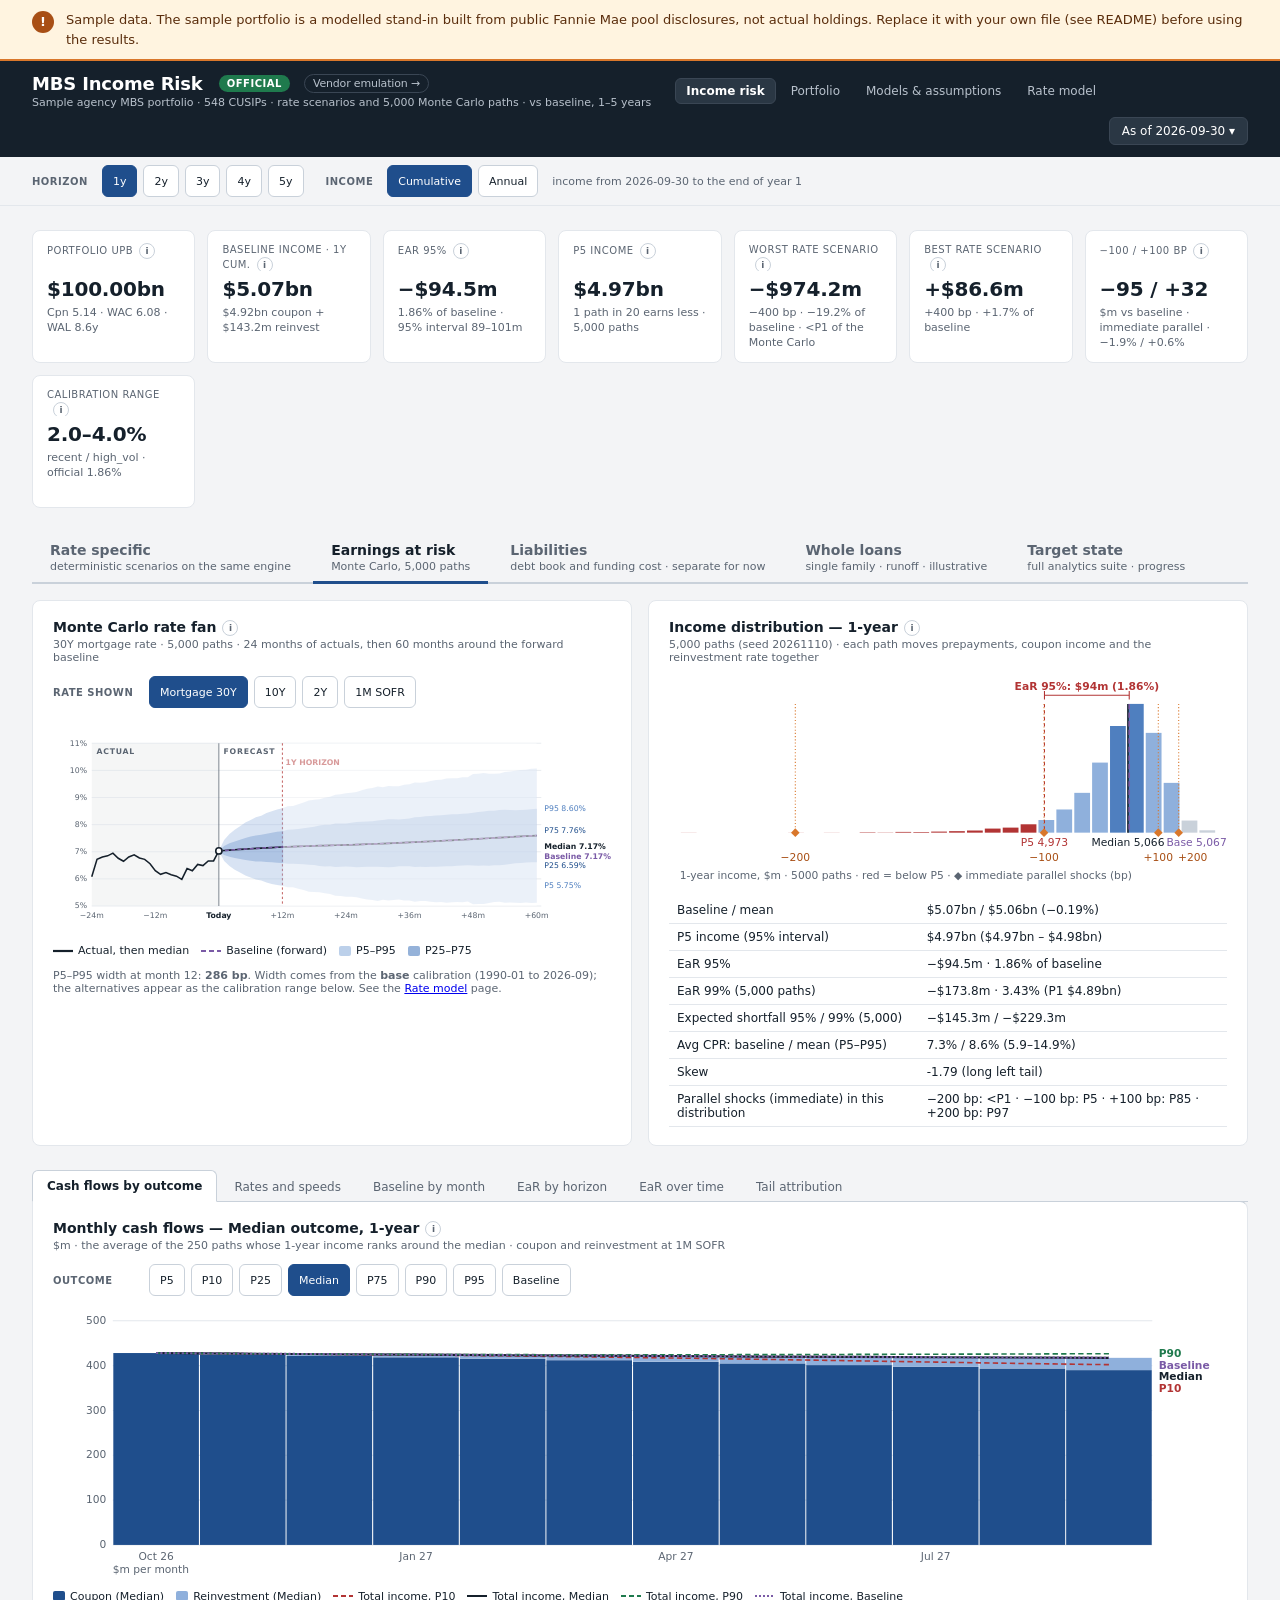
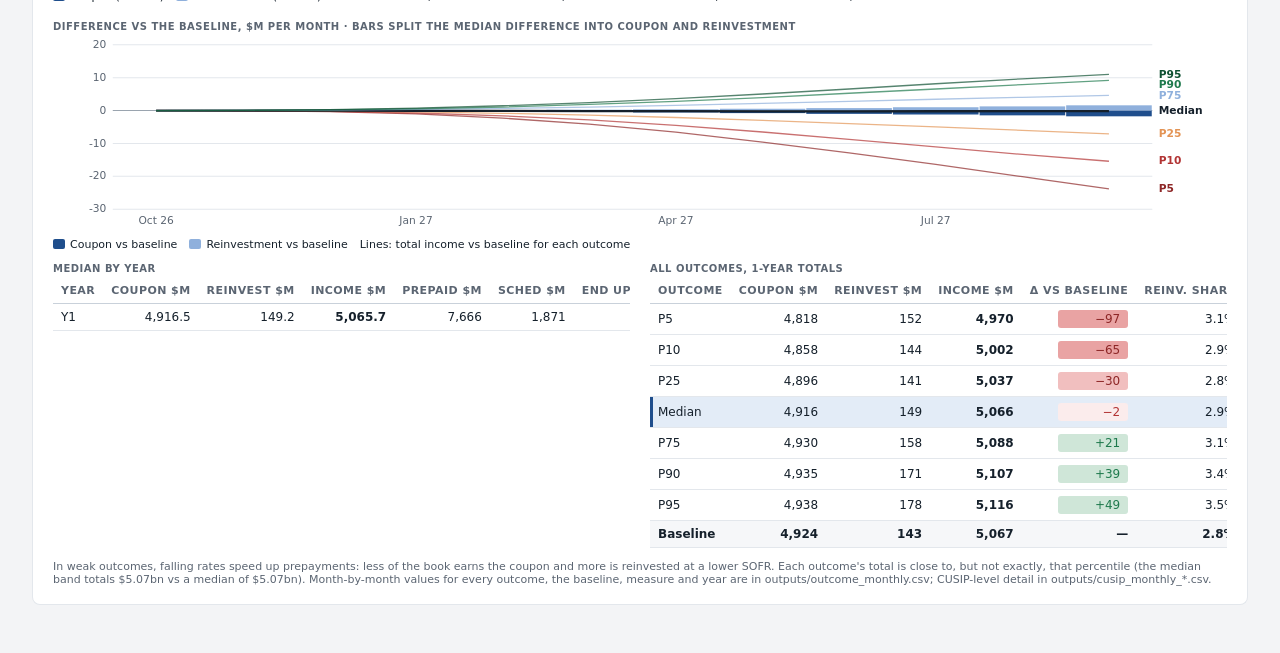
<file: dashboard/index.html>
<!doctype html>
<html lang="en"><head><meta charset="utf-8"><meta name="viewport" content="width=device-width,initial-scale=1">
<title>MBS Income Risk</title>
<link rel="stylesheet" href="styles.css">
<script src="data.js"></script>
<script src="common.js"></script>
<script src="scenarios.js"></script>
<script src="liabilities.js"></script>
<script src="wholeloans.js"></script>
<script src="roadmap.js"></script>
</head><body>
<div id="top"></div>
<script>if (window.DATA) header('index.html');</script>
<div class="subnav"><div class="in"><span class="lbl">Horizon</span><div class="grp" id="hzBtns" role="group" aria-label="Income horizon"></div>
 <span class="lbl" style="margin-left:8px">Income</span><div class="grp" id="msBtns" role="group" aria-label="Cumulative or annual income"></div><span class="grp" id="folGrp" hidden><span class="lbl" style="margin-left:8px">Following</span><select id="followSel" aria-label="Scenario to follow" onchange="FOCUS=null;setFocus(this.value||null)"></select></span><span class="hint" id="hzHint"></span></div></div>
<div class="wrap">
<div class="kpis" id="kpis"></div>
<div id="setupNote" hidden></div>
<div class="vtabs" role="tablist" aria-label="Views" id="viewBar">
 <button type="button" role="tab" class="vtab" id="vt-rate" data-view="rate" aria-controls="view-rate" aria-selected="false" tabindex="-1">Rate specific<span class="vs">deterministic scenarios on the same engine</span></button>
 <button type="button" role="tab" class="vtab" id="vt-ear" data-view="ear" aria-controls="view-ear" aria-selected="false" tabindex="-1">Earnings at risk<span class="vs" id="vtEarSub">Monte Carlo</span></button>
 <button type="button" role="tab" class="vtab" id="vt-liab" data-view="liab" aria-controls="view-liab" aria-selected="false" tabindex="-1">Liabilities<span class="vs">debt book and funding cost · separate for now</span></button>
 <button type="button" role="tab" class="vtab" id="vt-wl" data-view="wl" aria-controls="view-wl" aria-selected="false" tabindex="-1">Whole loans<span class="vs">single family · runoff · illustrative</span></button>
 <button type="button" role="tab" class="vtab" id="vt-tgt" data-view="tgt" aria-controls="view-tgt" aria-selected="false" tabindex="-1">Target state<span class="vs">full analytics suite · progress</span></button>
</div>

<div class="view" id="view-rate" role="tabpanel" aria-labelledby="vt-rate" hidden>
<div class="infonote" id="focusLine"></div>
<div class="row rowg">
 <div class="card stackc" id="rateCard"><div><h2 id="rateTitle">Rate paths<i class="i" tabindex="0" data-tip="Deterministic scenarios from ratemodel/scenarios.py: the Monte Carlo baseline plus a fixed shock instead of a random one, with the same calibration (mortgage beta, tenor loadings) and floor. The base scenario is the EaR baseline itself.">i</i></h2><div class="sub sub2" id="rateSub"></div></div>
  <div class="grp"><div class="lbl" style="width:90px">Scenarios</div><div class="grp" id="rateFams" role="group" aria-label="Scenario family"></div><div class="grp" id="rateTiming" role="group" aria-label="Parallel shock timing"></div></div>
  <div class="grp" id="rateTenLbl"><div class="lbl" style="width:90px" id="rateTenTxt">Rate shown</div><div class="grp" id="rateTenors" role="group" aria-label="Rate to display"></div></div>
  <div id="rateChart"></div>
  <div class="note" id="rateNote"></div></div>
 <div class="card stackc" id="gridCard"><div><h2>Income sensitivity grid<i class="i" tabindex="0" data-tip="Income by year for every scenario, the total over the selected horizon and its change against the base. The base is the EaR baseline, so this grid and the EaR view share one reference. Overlays re-run every scenario with a mortgage spread and a prepayment multiplier.">i</i></h2><div class="sub sub2" id="gridSub"></div></div>
  <div class="ovs" id="overlays"></div>
  <div style="display:flex;flex-wrap:wrap;justify-content:space-between;align-items:center;gap:8px"><span style="font-size:12px" id="ovBase"></span><span class="grp"><button type="button" class="dl" id="gridAll" onclick="CALL=!CALL;renderRate()"></button><button type="button" class="dl" onclick="gridCsv()">Download CSV</button></span></div>
  <div style="overflow-x:auto"><table class="g"><thead id="gridHead"></thead><tbody id="grid"></tbody></table></div></div>
</div>

<div class="divider">Why income moves</div>
<div class="card stackc" id="tsCard"><div><h2 id="tsTitle">Monthly income<i class="i" tabindex="0" data-tip="Income each month on the scenario you follow (the base when none): coupon on the held CUSIPs and income on reinvested prepaid principal. The line is total income; the dashed line is the base.">i</i></h2><div class="sub" id="tsSub"></div></div>
 <div id="tsChart"></div><div class="legend" id="tsLegend"></div><div class="tiles" id="tsTiles"></div></div>
<div class="row">
 <div class="card stackc" id="stackCard"><div><h2>Income by scenario<i class="i" tabindex="0" data-tip="Coupon and reinvestment income over the selected horizon in each scenario, on one scale.">i</i></h2><div class="sub" id="stackSub"></div></div>
  <div class="legend"><span><span class="sw" style="background:#1F4E8C"></span>Coupon</span><span><span class="sw" style="background:#8FB0DC"></span>Reinvestment</span><span style="margin-left:auto;color:#5B6572">Income · Δ vs base, $m</span></div>
  <div id="stack" style="display:flex;flex-direction:column;gap:4px"></div></div>
 <div class="card stackc" id="driversCard"><div><h2>Drivers — prepayment speed and reinvestment rate<i class="i" tabindex="0" data-tip="The two channels through which rates move income in this engine: prepayment speed (from the mortgage rate) and the rate earned on reinvested principal.">i</i></h2><div class="sub" id="driversSub"></div></div>
  <div style="display:grid;grid-template-columns:repeat(auto-fit,minmax(240px,1fr));gap:12px"><div id="chartCpr"></div><div id="chartReinv"></div></div></div>
</div>
<div class="card stackc" id="atCard"><div><h2 id="atTitle">Why income moves<i class="i" tabindex="0" data-tip="Each scenario's change against the base, split by moving one rate at a time: the scenario mortgage rate alone (prepayments: coupon lost and extra principal reinvested at the base rate), the scenario reinvestment rate alone, and the interaction (changed prepayments reinvested at the changed rate). The parts add up exactly.">i</i></h2><div class="sub">$m · follows the scenario you pick (default: the worst at this horizon) · the parts add up to the total</div></div>
 <div id="atBars"></div>
 <details><summary class="lbl" style="cursor:pointer">All scenarios</summary><div style="overflow-x:auto"><table class="g" style="margin-top:8px"><thead id="atHead"></thead><tbody id="atTable"></tbody></table></div></details></div>

<div class="divider">Cash flows</div>
<div class="card stackc" id="cashCard"><div><h2 id="cashTitle">Balances and rates<i class="i" tabindex="0" data-tip="The scenario you follow (the base when none), month by month: MBS balance, the reinvested balance, and the two rates that drive income.">i</i></h2><div class="sub" id="cashSub"></div></div>
 <div style="display:grid;grid-template-columns:repeat(auto-fit,minmax(min(380px,100%),1fr));gap:16px"><div><div class="lbl">Balances, $bn</div><div id="chartUpb"></div></div><div><div class="lbl">Rates, %</div><div id="chartRates"></div></div></div>
 <div class="legend" id="cashLegend"></div></div>
<div class="row">
 <div class="card stackc" id="byyearCard"><div><h2 id="byyearTitle">By year<i class="i" tabindex="0" data-tip="The scenario you follow, year by year. Rows in the selected horizon are shaded.">i</i></h2><div class="sub">$m · balances at the start and end of each year</div></div>
  <div style="overflow-x:auto"><table class="g"><thead><tr><th>Year</th><th>Begin UPB</th><th>End UPB</th><th>Sched</th><th>Prepaid</th><th>CPR</th><th>Coupon</th><th>Reinvest</th><th>Income</th><th>Cum.</th><th>Δ vs base</th></tr></thead><tbody id="byyear"></tbody></table></div></div>
 <div class="card stackc" id="wfCard"><div><h2 id="wfTitle">Cash flows<i class="i" tabindex="0" data-tip="Where the cash goes over the selected horizon, base against the scenario you follow (default: the worst). Coupon and reinvestment income are income; prepaid principal is reinvested; scheduled principal leaves the book.">i</i></h2><div class="sub">$m · the selected horizon</div></div>
  <div style="overflow-x:auto"><table class="g"><thead><tr><th>Line</th><th>Base</th><th id="wfS">Scenario</th><th>Δ</th></tr></thead><tbody id="waterfall"></tbody></table></div></div>
</div>
<div class="card stackc" id="cohortCard"><div><h2 id="cohortTitle">Cohorts<i class="i" tabindex="0" data-tip="Income change against the base by cohort for the scenario you follow (default: the worst). The cohort differences add up to the scenario's change.">i</i></h2><div class="sub" id="cohortSub"></div></div>
 <div class="grp"><button type="button" class="dl" id="cohortAll" onclick="RCALL=!RCALL;renderCohorts()"></button></div>
 <div style="overflow-x:auto"><table class="g"><thead><tr><th>Cohort</th><th>CUSIPs</th><th>UPB $m</th><th>Cpn</th><th>WAC</th><th>CPR base</th><th>CPR scen.</th><th>Base income</th><th>Scen. income</th><th>Δ $m</th><th>Share</th><th>Δ bp/yr of UPB</th></tr></thead><tbody id="cohorts"></tbody></table></div>
 <div class="note">All scenarios, years and the monthly detail are in <code>outputs/scenario_*.csv</code>.</div></div>
</div>

<div class="view" id="view-liab" role="tabpanel" aria-labelledby="vt-liab" hidden>
<div class="infonote"><b>Separate from asset income for now.</b> Interest expense on the debt book along the same rate scenarios and Monte Carlo paths as the other views. It is not netted into income or EaR yet; the Rate specific and Earnings at risk views are unchanged.</div>
<div class="card stackc" id="lbCard"><div><h2>Debt book<i class="i" tabindex="0" data-tip="The debt file in funding.file (config/model.yaml): one row per instrument or bucket, with type, face, coupon or spread, maturity and first call date.">i</i></h2><div class="sub" id="lbSrc"></div></div>
 <div class="tiles" id="lbTiles"></div>
 <div class="row rowbk" style="align-items:start">
  <div style="overflow-x:auto"><table class="g"><thead><tr><th>Group</th><th>Type</th><th>Face $m</th><th>Share</th><th>Rate</th><th>Maturities</th><th>Callable $m</th></tr></thead><tbody id="lbBody"></tbody></table></div>
  <div><div class="lbl">Contractual maturities and first call dates</div><div id="lbProfile"></div><div class="legend" id="lbLegend"></div></div>
 </div></div>
<div class="card stackc" id="lgCard"><div><h2>Funding cost by scenario<i class="i" tabindex="0" data-tip="Interest expense on the debt book under each rate scenario of the Rate specific view, by year, over the horizon and against the base.">i</i></h2><div class="sub sub2" id="lgSub"></div></div>
  <div style="overflow-x:auto"><table class="g"><thead id="lgHead"></thead><tbody id="lgBody"></tbody></table></div></div>
<div class="row">
 <div class="card stackc" id="ldCard"><div><h2>Funding cost distribution<i class="i" tabindex="0" data-tip="Interest expense on the debt book over the horizon on every official Monte Carlo path (the same paths as EaR). Funding cost at risk 95% = the 95th percentile minus the cost on the baseline path: for debt, the risk is a higher cost.">i</i></h2><div class="sub sub2">Monte Carlo · the same paths as the Earnings at risk view · the risk on debt is a higher cost</div></div>
  <div id="ldHist"></div><table class="g wrapall"><tbody id="ldTable"></tbody></table></div>
 <div class="card stackc" id="lbalCard"><div><h2 id="lbalTitle">Debt by type<i class="i" tabindex="0" data-tip="Debt outstanding at the start of each month by type, for the scenario you follow. New issues keep the total at its target and restore the mix.">i</i></h2><div class="sub sub2">$bn at the start of each month · horizon shaded</div></div>
  <div id="lbalChart"></div><div class="legend" id="lbalLegend"></div></div>
</div>
<div class="card stackc" id="lmCard"><div><h2 id="lmTitle">Monthly interest expense<i class="i" tabindex="0" data-tip="The scenario you follow (the base when none): interest on the debt outstanding today and on debt issued to replace maturities and calls.">i</i></h2><div class="sub" id="lmSub"></div></div>
 <div id="lmChart"></div><div class="legend" id="lmLegend"></div><div class="tiles" id="lmTiles"></div></div>
<div class="card stackc" id="lflowCard"><div><h2 id="lflowTitle">By year<i class="i" tabindex="0" data-tip="Interest by type, maturities, calls and new issues by type, for the scenario you follow.">i</i></h2><div class="sub">$m · rows in the horizon shaded · all scenarios and months in outputs/funding_*.csv</div></div>
 <div style="overflow-x:auto"><table class="g"><thead><tr><th>Year</th><th>Interest</th><th>Disc. notes</th><th>Floating</th><th>Fixed</th><th>Callable</th><th>Matured</th><th>Called</th><th>Issued DN</th><th>Issued float</th><th>Issued fixed</th><th>Issued callable</th><th>Δ interest vs base</th></tr></thead><tbody id="lflowBody"></tbody></table></div></div>
<div class="card stackc" id="lpCard"><div><h2>Funding policy and reconciliation<i class="i" tabindex="0" data-tip="How maturities and calls are replaced, and how the model compares with the reported cost of debt. Set in funding (config/model.yaml).">i</i></h2><div class="sub">From <code>config/model.yaml</code> (<code>funding</code>) · mbs_lite/funding.py</div></div>
 <div style="overflow-x:auto"><table class="g wrapall"><thead><tr><th>New issues</th><th>Target mix</th><th>Term</th><th>Priced at</th></tr></thead><tbody id="lpBody"></tbody></table></div>
 <div class="explain" id="lpText" style="font-size:12px"></div></div>
</div>

<div class="view" id="view-wl" role="tabpanel" aria-labelledby="vt-wl" hidden>
<div class="mocknote"><b>Illustrative.</b> Single-family whole loans in runoff, at cohort level, with constant monthly delinquency transitions and house prices and unemployment on a fixed baseline. Interest income and expected credit losses are separate lines. Separate from the MBS income and EaR; the cohorts and rates are illustrative, not data.</div>
<div class="card stackc" id="wbCard"><div><h2>Loan book<i class="i" tabindex="0" data-tip="The cohort file in whole_loans.file (config/model.yaml): one row per cohort with behavior class, starting delinquency status, UPB, note rate, deferred share, LTV and FICO.">i</i></h2><div class="sub" id="wbSrc"></div></div>
 <div class="tiles" id="wbTiles"></div>
 <div style="overflow-x:auto"><table class="g"><thead><tr><th>Cohort</th><th>Behavior</th><th>Status today</th><th>UPB $m</th><th>Note rate</th><th>Deferred</th><th>LTV</th><th>FICO</th><th>WAM</th><th id="wbIncHead">Interest</th><th id="wbLossHead">Losses</th></tr></thead><tbody id="wbBody"></tbody></table></div></div>
<div class="card stackc" id="wgCard"><div><h2>Income and expected losses by scenario<i class="i" tabindex="0" data-tip="Each rate scenario of the Rate specific view run through the whole-loan cohorts. Rates move prepayments (mortgage rate) and the income on runoff cash (SOFR); credit transitions stay on the macro baseline.">i</i></h2><div class="sub sub2" id="wgSub"></div></div>
 <div style="overflow-x:auto"><table class="g"><thead><tr><th>Scenario</th><th>Interest income</th><th>Cash at SOFR</th><th>Expected losses</th><th>After losses</th><th>Δ vs base</th><th>Effective yield</th><th>Loss-adj. yield</th><th>CPR</th></tr></thead><tbody id="wgBody"></tbody></table></div></div>
<div class="card stackc" id="wmCard"><div><h2 id="wmTitle">Monthly income and expected losses<i class="i" tabindex="0" data-tip="The scenario you follow (the base when none): interest income, SOFR on runoff cash, and expected credit losses as a separate line below the axis.">i</i></h2><div class="sub" id="wmSub"></div></div>
 <div id="wmChart"></div><div class="legend" id="wmLegend"></div><div class="tiles" id="wmTiles"></div></div>
<div class="row">
 <div class="card stackc" id="wbalCard"><div><h2 id="wbalTitle">Balances by status<i class="i" tabindex="0" data-tip="Loan UPB by delinquency status at the start of each month, and runoff cash (principal and recoveries) earning SOFR.">i</i></h2><div class="sub sub2">$bn at the start of each month · horizon shaded</div></div>
  <div id="wbalChart"></div><div class="legend" id="wbalLegend"></div></div>
 <div class="card stackc" id="waCard"><div><h2>Assumptions<i class="i" tabindex="0" data-tip="Monthly transition rates by behavior class, severity and the macro baseline, from whole_loans in config/model.yaml.">i</i></h2><div class="sub sub2">Monthly rates · C = current, 30 = 30–89 days, 90 = 90+ days (nonaccrual), liq = liquidation · prepay = multiplier on the S-curve</div></div>
  <div style="overflow-x:auto"><table class="g"><thead><tr><th>Behavior</th><th title="current to 30-89 days">C→30</th><th title="30-89 days back to current">30→C</th><th title="30-89 days to 90+">30→90</th><th title="90+ back to current (cures and modifications)">90→C</th><th title="90+ to liquidation">90→liq</th><th title="prepayment multiplier on the S-curve">Prepay</th></tr></thead><tbody id="waBody"></tbody></table></div>
  <div class="explain" id="waText" style="font-size:12px"></div></div>
</div>
<div class="card stackc" id="wyCard"><div><h2 id="wyTitle">By year<i class="i" tabindex="0" data-tip="The scenario you follow, year by year. All scenarios and months are in outputs/wholeloan_*.csv.">i</i></h2><div class="sub">$m · rows in the horizon shaded</div></div>
 <div style="overflow-x:auto"><table class="g"><thead><tr><th>Year</th><th>Avg loan UPB</th><th>Interest</th><th>Cash at SOFR</th><th>Exp. losses</th><th>After losses</th><th>Eff. yield</th><th>Loss-adj.</th><th>Scheduled</th><th>Prepaid</th><th>Liquidated</th><th>CPR</th></tr></thead><tbody id="wyBody"></tbody></table></div></div>
</div>

<div class="view" id="view-tgt" role="tabpanel" aria-labelledby="vt-tgt" hidden></div>

<div class="view" id="view-ear" role="tabpanel" aria-labelledby="vt-ear" hidden>
<div id="floorNote" hidden></div>
<div class="row">
 <div class="card stackc" id="fanCard"><div><h2>Monte Carlo rate fan<i class="i" tabindex="0" data-tip="Percentile bands of the simulated rate. Every path is the baseline plus a zero-mean deviation from the two-factor model, so the fan is centred on the baseline (dashed purple).">i</i></h2><div class="sub" id="fanSub"></div></div>
  <div class="grp"><div class="lbl" style="width:90px">Rate shown</div><div class="grp" id="fanTenors" role="group" aria-label="Rate to display"></div></div>
  <div id="fanChart"></div>
  <div class="legend" id="fanLegend"></div>
  <div class="note" id="fanNote"></div></div>
 <div class="card stackc" id="earCard"><div><h2 id="distTitle">Income distribution</h2><div class="sub" id="earSub"></div></div>
  <div id="earHist"></div><table class="g wrapall"><tbody id="earTable"></tbody></table></div>
</div>

<div class="tabs" role="tablist" aria-label="Detail views" id="tabBar">
 <button type="button" role="tab" class="tab" id="tab-cf" aria-controls="tp-cf" aria-selected="false" tabindex="-1" data-tab="cf">Cash flows by outcome</button>
 <button type="button" role="tab" class="tab" id="tab-mx" aria-controls="tp-mx" aria-selected="false" tabindex="-1" data-tab="mx">Rates and speeds</button>
 <button type="button" role="tab" class="tab" id="tab-bl" aria-controls="tp-bl" aria-selected="false" tabindex="-1" data-tab="bl">Baseline by month</button>
 <button type="button" role="tab" class="tab" id="tab-hz" aria-controls="tp-hz" aria-selected="false" tabindex="-1" data-tab="hz">EaR by horizon</button>
 <button type="button" role="tab" class="tab" id="tab-hist" aria-controls="tp-hist" aria-selected="false" tabindex="-1" data-tab="hist">EaR over time</button>
 <button type="button" role="tab" class="tab" id="tab-tail" aria-controls="tp-tail" aria-selected="false" tabindex="-1" data-tab="tail">Tail attribution</button>
</div>
<div class="tabpanel" role="tabpanel" id="tp-cf" aria-labelledby="tab-cf" hidden>
<div class="card stackc" id="cfCard"><div><h2 id="cfTitle">Monthly cash flows by outcome<i class="i" tabindex="0" data-tip="Each outcome is the average of the Monte Carlo paths whose income over the horizon ranks around that percentile. Averaging whole paths keeps coupon + reinvestment = income month by month. The baseline is income on the baseline rate path.">i</i></h2><div class="sub" id="cfSub"></div></div>
 <div class="grp"><div class="lbl" style="width:90px">Outcome</div><div class="grp" id="cfBtns" role="group" aria-label="Outcome shown"></div></div>
 <div id="cfChart"></div>
 <div class="legend" id="cfLegend"></div>
 <div><div class="lbl" id="cfDiffLbl" style="margin-top:6px"></div><div id="cfDiff"></div><div class="legend" id="cfDiffLegend"></div></div>
 <div class="row" style="gap:20px">
  <div style="overflow-x:auto"><div class="lbl" style="margin-bottom:4px" id="cfYearLbl"></div><table class="g"><thead><tr><th>Year</th><th>Coupon $m</th><th>Reinvest $m</th><th>Income $m</th><th>Prepaid $m</th><th>Sched $m</th><th>End UPB $bn</th><th>CPR</th><th>SOFR</th><th>30y mtg</th></tr></thead><tbody id="cfYears"></tbody></table></div>
  <div style="overflow-x:auto"><div class="lbl" style="margin-bottom:4px" id="cfCmpLbl"></div><table class="g"><thead><tr><th>Outcome</th><th>Coupon $m</th><th>Reinvest $m</th><th>Income $m</th><th>Δ vs baseline</th><th>Reinv. share</th><th>Avg CPR</th></tr></thead><tbody id="cfCmp"></tbody></table></div>
 </div>
 <div class="note" id="cfNote"></div></div>
</div>
<div class="tabpanel" role="tabpanel" id="tp-mx" aria-labelledby="tab-mx" hidden>
<div class="card stackc" id="mxCard"><div><h2 id="mxTitle">Rates and speeds by outcome<i class="i" tabindex="0" data-tip="The same representative outcomes as the cash-flow chart (paths ranked by income over the horizon, averaged in bands), with the baseline path. CPR by year is annualised from the year's prepaid principal; SOFR and the mortgage rate are averages of the monthly values. Click a row to show that outcome in the cash-flow chart.">i</i></h2><div class="sub" id="mxSub"></div></div>
 <div class="grp"><div class="lbl" style="width:90px">Metric</div><div class="grp" id="mxBtns" role="group" aria-label="Metric shown"></div></div>
 <div class="mxwrap"><table class="g mx"><thead id="mxHead"></thead><tbody id="mxBody"></tbody></table></div>
 <div class="note" id="mxNote"></div></div>
</div>
<div class="tabpanel" role="tabpanel" id="tp-bl" aria-labelledby="tab-bl" hidden>
<div class="card stackc" id="blCard"><div><h2 id="blTitle">Baseline by month<i class="i" tabindex="0" data-tip="The portfolio on the baseline rate path, month by month. Balances are at the start of the month: the balance that month's income is earned on. MBS income is UPB × the pass-through coupon; the WAC is the borrowers' rate and drives prepayment only. Prepaid principal is reinvested at 1M SOFR from the month after it prepays; scheduled principal is not reinvested.">i</i></h2><div class="sub" id="blSub"></div></div>
 <div class="grp"><div class="lbl" style="width:90px">Rows</div><div class="grp" id="blBtns" role="group" aria-label="Rows shown"></div><button type="button" class="dl" id="blCsv">Download CSV</button></div>
 <div class="blwrap"><table class="g bl"><thead><tr><th>Month</th><th>MBS UPB $m</th><th>WAC</th><th>Coupon</th><th>UPB earning SOFR $m</th><th>1M SOFR</th><th>MBS income $m</th><th>SOFR income $m</th><th>Total income $m</th></tr></thead><tbody id="blBody"></tbody></table></div>
 <div class="note" id="blNote"></div></div>
</div>
<div class="tabpanel" role="tabpanel" id="tp-hz" aria-labelledby="tab-hz" hidden>
<div class="card stackc" id="hzCard"><div><h2 id="hzTitle">Earnings at risk by horizon<i class="i" tabindex="0" data-tip="Shortfall = baseline income minus the 5th (or 1st) percentile of simulated income, from the official Monte Carlo run, with a bootstrap interval on the 95% figure. Click a row to switch the page to that year.">i</i></h2><div class="sub" id="hzSub"></div></div>
 <div style="overflow-x:auto"><table class="g"><thead><tr><th>Year</th><th>Baseline</th><th>Mean</th><th>Mean − baseline</th><th>P5 income</th><th>EaR 95%</th><th>% of baseline</th><th>95% interval</th><th>EaR 99%</th><th>Exp. shortfall 95%</th><th>Calibration range</th></tr></thead><tbody id="hzTable"></tbody></table></div>
 <div class="note" id="hzNote"></div></div>
</div>
<div class="tabpanel" role="tabpanel" id="tp-hist" aria-labelledby="tab-hist" hidden>
<div class="card stackc" id="histCard"><div><h2 id="histTitle">Earnings at risk over time</h2><div class="sub" id="histSub"></div></div>
 <div id="histMock"></div>
 <div id="histChart"></div>
 <div class="legend" id="histLegend"></div>
 <details><summary class="lbl" style="cursor:pointer">Values by as-of date</summary><div style="overflow-x:auto"><table class="g" style="margin-top:8px"><thead><tr><th>As of</th><th>Source</th><th>UPB $bn</th><th>Baseline</th><th>Mean</th><th>P5</th><th>P95</th><th>EaR 95%</th><th>% of base</th><th>EaR 99%</th><th>Calibration</th><th>30y mtg</th><th>1M SOFR</th></tr></thead><tbody id="histTable"></tbody></table></div></details></div>
</div>
<div class="tabpanel" role="tabpanel" id="tp-tail" aria-labelledby="tab-tail" hidden>
<div class="card stackc" id="tailCard"><div><h2 id="tailTitle">Who drives the downside — tail attribution by cohort<i class="i" tabindex="0" data-tip="For each cohort: its average income in the worst paths minus its income on the baseline path. The cohort differences add up exactly to the tail's average shortfall against the baseline.">i</i></h2><div class="sub" id="tailSub"></div></div>
 <div class="grp"><button type="button" class="dl" id="tailAll"></button></div>
 <div style="overflow-x:auto"><table class="g"><thead><tr><th>Cohort</th><th>CUSIPs</th><th>UPB $m</th><th>Cpn</th><th>WAC</th><th>CPR baseline</th><th>CPR tail</th><th>Baseline income $m</th><th>Tail income $m</th><th>Δ $m</th><th>Share of shortfall</th><th>Δ bp/yr of UPB</th></tr></thead><tbody id="tail"></tbody></table></div>
 <div class="note">CPR is the average annualised prepayment speed over the horizon. Every measure, year and cohort is in <code>outputs/cohort_tail.csv</code>.</div></div>
</div>
</div>
</div>
<script>
const K = D.kpi, OUT = D.outcomes, Y = D.meta.years, RM = D.rate_model, AS0 = new Date(D.meta.as_of + 'T00:00:00Z');
const V8 = RM.v58 ? RM.v58.sensitivity : [];
let HZ = 1, MS = 'cumulative', OC = '50', FT = 'MTG_30Y', TALL = false;
try { const h = +localStorage.getItem('mbs_hz'); if (h >= 1 && h <= Y) HZ = h; const m = localStorage.getItem('mbs_ms'); if (m === 'annual' || m === 'cumulative') MS = m; } catch (e) {}
const qlab = q => q === 'baseline' ? 'Baseline' : +q === 50 ? 'Median' : 'P' + q;
const hlab = () => MS === 'cumulative' ? (HZ === 1 ? '1-year' : `${HZ}-year cumulative`) : `year-${HZ}`;
const hshort = () => MS === 'cumulative' ? `${HZ}y cum.` : `year ${HZ}`;
const mlab = m => { const d = new Date(AS0); d.setUTCDate(1); d.setUTCMonth(d.getUTCMonth() + m); /* day 1 first: Sep 30 + 5 months must not overflow into March */ return d.toLocaleDateString('en-US', {month: 'short', year: '2-digit', timeZone: 'UTC'}); };
const pctOf = v => bad(v) ? '—' : num(100 * v, 2) + '%';
function niceTicks(lo, hi, n = 5){ const span = Math.max(hi - lo, 1e-9), raw = span / n, mag = Math.pow(10, Math.floor(Math.log10(raw)));
  const step = [1, 2, 2.5, 5, 10].map(s => s * mag).find(s => span / s <= n) || 10 * mag; return [Math.floor(lo / step) * step, Math.ceil(hi / step) * step, step]; }
function spread(labels, gap, top, bottom){ labels.sort((a, b) => a.y - b.y);
  for (let i = 1; i < labels.length; i++) if (labels[i].y - labels[i - 1].y < gap) labels[i].y = labels[i - 1].y + gap;
  const over = labels.length ? labels[labels.length - 1].y - bottom : 0; if (over > 0) labels.forEach(l => { l.y -= over; });
  for (let i = labels.length - 2; i >= 0; i--) if (labels[i + 1].y - labels[i].y < gap) labels[i].y = labels[i + 1].y - gap;
  return labels.filter(l => l.y >= top - 4); }
function setH(h){ HZ = h; try { localStorage.setItem('mbs_hz', h); } catch (e) {} render(); }
function setM(m){ MS = m; try { localStorage.setItem('mbs_ms', m); } catch (e) {} render(); }
const v8 = (cal, y) => V8.find(r => r.calibration === cal && r.measure === MS && r.years === y);
const PURPLE = '#7A5AA6';

// ---------------------------------------------------------------- rate fan
const FAN = D.fan, TEN = [['MTG_30Y', 'Mortgage 30Y'], ['TSY_10Y', '10Y'], ['TSY_2Y', '2Y'], ['SOFR_1M', '1M SOFR']];
function renderFan(){
  const s = FAN.series[FT], H = FAN.months.length - 1, hv = s.hist || [], nh = hv.length, hzm = 12 * HZ, hz0 = MS === 'annual' ? 12 * (HZ - 1) : 0;
  const W = 720, Ht = 270, L = 50, R = 96, T = 30, B = 240;
  const X = m => L + (m + nh) * (W - L - R) / (nh + H);
  const all = [...hv, ...s.p05, ...s.p95, ...s.baseline].filter(v => v != null);
  const [lo, hi, step] = niceTicks(Math.min(...all), Math.max(...all), 6), Yf = v => T + (hi - v) / (hi - lo) * (B - T);
  const pt = (m, v) => X(m).toFixed(1) + ',' + Yf(v).toFixed(1), dec = step < 0.5 ? 2 : step < 1 ? 1 : 0, x0 = X(0), xh = X(hzm);
  let g = `<rect x="${L}" y="${T}" width="${(x0 - L).toFixed(1)}" height="${B - T}" fill="#15202B" fill-opacity="0.04"/>`;
  if (hz0 > 0) g += `<rect x="${X(hz0).toFixed(1)}" y="${T}" width="${(xh - X(hz0)).toFixed(1)}" height="${B - T}" fill="#B23434" fill-opacity="0.05"/>`;
  for (let v = hi; v >= lo - 1e-9; v -= step) g += `<line x1="${L}" x2="${W - R + 6}" y1="${Yf(v).toFixed(1)}" y2="${Yf(v).toFixed(1)}" stroke="#E3E7EC"/><text x="${L - 6}" y="${(Yf(v) + 3).toFixed(1)}" text-anchor="end">${v.toFixed(dec)}%</text>`;
  if (nh) g += `<text x="${L + 6}" y="${T + 14}" style="font-weight:600;letter-spacing:1px">ACTUAL</text>`;
  g += `<text x="${x0 + 6}" y="${T + 14}" style="font-weight:600;letter-spacing:1px">FORECAST</text>`
    + `<line x1="${x0}" x2="${x0}" y1="${T}" y2="${B}" stroke="#5B6572"/><line x1="${xh}" x2="${xh}" y1="${T}" y2="${B}" stroke="#B23434" stroke-dasharray="3 3"/>`
    + `<text x="${(hzm > H - 18 ? xh - 4 : xh + 4).toFixed(1)}" y="${T + 28}" text-anchor="${hzm > H - 18 ? 'end' : 'start'}" style="font-weight:600;fill:#B23434">${MS === 'annual' ? 'YEAR ' + HZ : HZ + 'Y HORIZON'}</text>`;
  for (let m = -nh; m <= H; m += 12) g += `<text x="${X(m).toFixed(1)}" y="${B + 16}" text-anchor="middle"${m === 0 ? ' style="fill:#15202B;font-weight:600"' : ''}>${m === 0 ? 'Today' : (m > 0 ? '+' : MINUS) + Math.abs(m) + 'm'}</text>`;
  const ms = FAN.months, band = (a, b, c, o) => `<polygon points="${ms.map(m => pt(m, s[a][m])).concat(ms.map(m => pt(m, s[b][m])).reverse()).join(' ')}" fill="${c}" fill-opacity="${o}"/>`;
  const line = (arr, c, w, d) => `<polyline points="${ms.map(m => pt(m, arr[m])).join(' ')}" fill="none" stroke="${c}" stroke-width="${w}"${d ? ` stroke-dasharray="${d}"` : ''} stroke-linejoin="round"/>`;
  g += band('p05', 'p95', '#8FB0DC', 0.35) + band('p25', 'p75', '#4F7FBF', 0.3) + line(s.p50, '#15202B', 2.2) + line(s.baseline, PURPLE, 2, '5 3');
  // actuals run through today's observed rate (month 0), so the last month's move is drawn, not left as a gap
  if (nh) g += `<polyline points="${[...hv.map((v, i) => v == null ? null : pt(i - nh, v)), pt(0, s.baseline[0])].filter(Boolean).join(' ')}" fill="none" stroke="#15202B" stroke-width="2"/>`;
  g += `<rect x="${(xh + 1).toFixed(1)}" y="${T}" width="${Math.max(0, X(H) - xh - 1).toFixed(1)}" height="${B - T}" fill="#fff" fill-opacity="0.5"/>`;
  g += `<circle cx="${x0}" cy="${Yf(s.p50[0]).toFixed(1)}" r="4" fill="#fff" stroke="#15202B" stroke-width="2"/>`;
  spread([['p95', 'P95', '#4F7FBF'], ['p75', 'P75', '#1F4E8C'], ['p50', 'Median', '#15202B'], ['baseline', 'Baseline', PURPLE], ['p25', 'P25', '#1F4E8C'], ['p05', 'P5', '#4F7FBF']]
    .map(([k, l, c]) => ({t: `${l} ${s[k][hzm].toFixed(2)}%`, c, y: Yf(s[k][hzm]) + 3, w: k === 'p50' || k === 'baseline' ? 600 : 400})), 12, T, B)
    .forEach(l => { g += `<text x="${W - R + 10}" y="${l.y.toFixed(1)}" style="fill:${l.c};font-weight:${l.w}">${l.t}</text>`; });
  $('fanChart').innerHTML = `<svg viewBox="0 0 ${W} ${Ht}" width="100%" role="img" aria-label="${SERIES_NAME[FT]}: ${nh} months of actuals, then Monte Carlo percentile bands over ${H} months around the baseline">${g}</svg>`;
  $('fanTenors').innerHTML = TEN.map(([k, l]) => `<button type="button" class="tb${FT === k ? ' on' : ''}" aria-pressed="${FT === k}" onclick="FT='${k}';renderFan()">${l}</button>`).join('');
  const w = 100 * (s.p95[hzm] - s.p05[hzm]), rc = RM.record.calibration;
  $('fanSub').textContent = `${SERIES_NAME[FT]} · ${K.mc_paths.toLocaleString('en-US')} paths · ${nh} months of actuals, then ${H} months around the ${RM.record.baseline.type} baseline`;
  const SU = D.meta.setup || {validated: true};
  $('fanNote').innerHTML = SU.validated
    ? `P5–P95 width at month ${hzm}: <b>${num(w, 0)} bp</b>. Width comes from the <b>${esc(rc.official)}</b> calibration (${esc(rc.window[0])} to ${esc(rc.window[1])}); the alternatives appear as the calibration range below. See the <a href="whitepaper.html#s6">Rate model</a> page.`
    : `P5–P95 width at month ${hzm}: <b>${num(w, 0)} bp</b>. Width comes from the <b>market-implied</b> volatility set in config (${esc(SU.vol_description)}), not from the historical calibration.`;
  const sw = (c, d, wd = 2) => `<svg width="20" height="8" aria-hidden="true"><line x1="0" y1="4" x2="20" y2="4" stroke="${c}" stroke-width="${wd}"${d ? ` stroke-dasharray="${d}"` : ''}/></svg>`;
  $('fanLegend').innerHTML = `<span>${sw('#15202B', '', 2.2)}Actual, then median</span><span>${sw(PURPLE, '5 3', 2)}Baseline (${esc(RM.record.baseline.type)})</span>`
    + `<span><span class="sw" style="background:#8FB0DC;opacity:.6"></span>P5–P95</span><span><span class="sw" style="background:#4F7FBF;opacity:.6"></span>P25–P75</span>`; }

// ---------------------------------------------------------------- distribution
// immediate parallel shocks (rate-specific view) placed on the distribution of the same horizon
const shockMarks = () => RSD ? [['PAR_DN200', '−200'], ['PAR_DN100', '−100'], ['PAR_UP100', '+100'], ['PAR_UP200', '+200']]
  .filter(([id]) => RSC[id]).map(([id, l]) => ({id, l, v: hinc(id, true), p: RSD.mc_pct[id][MS][HZ - 1]})) : [];
function earHist(e, n, W, H){ const mk = shockMarks(), L = 10, Rr = 10, T = 26, Bm = mk.length ? 46 : 30, hs = e.hist, ed = e.edges, hm = Math.max(...hs), q = e.pct, f = v => fv(v, 0), c95 = e.conf['95'];
  const lo = Math.min(ed[0], e.baseline), hi = Math.max(ed[ed.length - 1], e.baseline);
  const X = v => L + (W - L - Rr) * (v - lo) / (hi - lo), bw = (X(ed[1]) - X(ed[0]));
  const col = (a, b) => { const m = (a + b) / 2; return m < q['5'] ? '#B23434' : m > q['95'] ? '#C9D1DA' : (m >= q['25'] && m <= q['75']) ? '#4F7FBF' : '#8FB0DC'; };
  let g = hs.map((h, i) => `<rect x="${(X(ed[i]) + 1).toFixed(1)}" y="${(T + (H - T - Bm) * (1 - h / hm)).toFixed(1)}" width="${Math.max(1, bw - 2).toFixed(1)}" height="${((H - T - Bm) * h / hm).toFixed(1)}" fill="${col(ed[i], ed[i + 1])}"><title>${f(ed[i])}–${f(ed[i + 1])} $m: ${h} paths</title></rect>`).join('');
  for (const [v, lab, c, d] of [[q['5'], 'P5', '#B23434', '3 3'], [q['50'], 'Median', '#15202B', ''], [e.baseline, 'Baseline', PURPLE, '5 3']]) { const x = X(v).toFixed(1);
    g += `<line x1="${x}" x2="${x}" y1="${T}" y2="${H - Bm}" stroke="${c}" stroke-width="${lab === 'P5' ? 1 : 1.5}" stroke-dasharray="${d}"/>`; }
  spread([[q['5'], 'P5', '#B23434'], [q['50'], 'Median', '#15202B'], [e.baseline, 'Base', PURPLE]].map(([v, l, c]) => ({t: `${l} ${f(v)}`, c, y: X(v)})), 64, L, W - Rr)
    .forEach(l => { g += `<text x="${l.y.toFixed(1)}" y="${H - Bm + 12}" text-anchor="middle" style="fill:${l.c}">${l.t}</text>`; });
  const xb = X(e.baseline), x5 = X(q['5']);
  g += `<line x1="${x5.toFixed(1)}" x2="${xb.toFixed(1)}" y1="${T - 8}" y2="${T - 8}" stroke="#B23434"/><line x1="${xb.toFixed(1)}" x2="${xb.toFixed(1)}" y1="${T - 12}" y2="${T - 4}" stroke="#B23434"/><line x1="${x5.toFixed(1)}" x2="${x5.toFixed(1)}" y1="${T - 12}" y2="${T - 4}" stroke="#B23434"/>`
    + `<text x="${((x5 + xb) / 2).toFixed(1)}" y="${T - 13}" text-anchor="middle" style="fill:#B23434;font-weight:600">EaR 95%: $${f(c95.shortfall)}m (${pctOf(c95.shortfall_pct)})</text>`
    + `<text x="${L}" y="${H - 3}">${hlab()} income, $m · ${n} paths · red = below P5${mk.length ? ' · ◆ immediate parallel shocks (bp)' : ''}</text>`;
  // shocks outside the simulated range sit at the edge with an arrow, so they do not squash the histogram
  const mx = mk.map(m => { const x = X(m.v), off = x < L ? -1 : x > W - Rr ? 1 : 0; return {...m, x: Math.min(Math.max(x, L + 4), W - Rr - 4), off}; });
  mx.forEach(m => { const x = m.x.toFixed(1);
    if (!m.off) g += `<line x1="${x}" x2="${x}" y1="${T}" y2="${H - Bm}" stroke="#D9772B" stroke-dasharray="1 2"/>`;
    g += `<path d="M${x} ${H - Bm - 4} l4 4 l-4 4 l-4 -4 z" fill="#D9772B"><title>${m.l} bp immediate: ${hlab()} income $${f(m.v)}m, ${pctl(m.p)} of the simulated distribution${m.off ? ' (off the chart scale)' : ''}</title></path>`; });
  spread(mx.map(m => ({t: m.off < 0 ? '‹ ' + m.l : m.off > 0 ? m.l + ' ›' : m.l, y: m.x})), 32, L + 14, W - Rr - 14).forEach(l => { g += `<text x="${l.y.toFixed(1)}" y="${H - Bm + 26}" text-anchor="middle" style="fill:#A84F15">${l.t}</text>`; });
  return `<svg viewBox="0 0 ${W} ${H}" width="100%" role="img" aria-label="Distribution of ${hlab()} income across ${n} Monte Carlo paths, with the baseline">${g}</svg>`; }

// ---------------------------------------------------------------- monthly cash flows by outcome
const cprOf = (r, a, b) => { let pre = 0, ex = 0; for (let i = a; i < b; i++) { pre += r.prepaid[i]; ex += r.end_upb[i] + r.prepaid[i]; } return ex > 0 ? 100 * (1 - Math.pow(1 - pre / ex, 12)) : 0; };
function renderCF(){
  const hz = OUT[MS][HZ - 1], R = hz.rows, B0 = hz.baseline, r = OC === 'baseline' ? B0 : R[OC], n = hz.months, s0 = hz.start, keys = OUT.quantiles.map(String);
  const W = 1100, H = 250, L = 56, Rr = 70, T = 12, Bt = 222, bw = (W - L - Rr) / n;
  const lines = [['10', '#B23434', '5 3', R['10']], ['50', '#15202B', '', R['50']], ['90', '#1F7A4D', '5 3', R['90']], ['baseline', PURPLE, '2 2', B0]].filter(x => x[3]);
  const vmax = Math.max(...r.income, ...lines.flatMap(x => x[3].income)), [lo, hi, step] = niceTicks(0, vmax / 1e6, 5);
  const Yf = v => Bt - (v / 1e6 - lo) / (hi - lo) * (Bt - T), X = i => L + i * bw;
  let g = '';
  for (let v = lo; v <= hi + 1e-9; v += step) g += `<line x1="${L}" x2="${W - Rr}" y1="${Yf(v * 1e6).toFixed(1)}" y2="${Yf(v * 1e6).toFixed(1)}" stroke="#E3E7EC"/><text x="${L - 6}" y="${(Yf(v * 1e6) + 3).toFixed(1)}" text-anchor="end">${num(v, step < 1 ? 1 : 0)}</text>`;
  for (let i = 0; i < n; i++) { const c = r.interest[i], re = r.reinv[i], x = (X(i) + 0.5).toFixed(1), w = Math.max(1, bw - 1).toFixed(1);
    g += `<rect x="${x}" y="${Yf(c).toFixed(1)}" width="${w}" height="${(Bt - Yf(c)).toFixed(1)}" fill="#1F4E8C"><title>${mlab(s0 + i + 1)}: coupon $${fv(c)}m</title></rect>`
      + `<rect x="${x}" y="${Yf(c + re).toFixed(1)}" width="${w}" height="${(Yf(c) - Yf(c + re)).toFixed(1)}" fill="#8FB0DC"><title>${mlab(s0 + i + 1)}: reinvestment $${fv(re)}m · total $${fv(c + re)}m</title></rect>`; }
  lines.forEach(([q, c, d, x]) => { g += `<polyline points="${x.income.map((v, i) => (X(i) + bw / 2).toFixed(1) + ',' + Yf(v).toFixed(1)).join(' ')}" fill="none" stroke="${c}" stroke-width="${q === '50' || q === 'baseline' ? 2 : 1.5}"${d ? ` stroke-dasharray="${d}"` : ''}/>`; });
  spread(lines.map(([q, c, , x]) => ({t: qlab(q), c, y: Yf(x.income[n - 1]) + 3})), 11, T, Bt).forEach(l => { g += `<text x="${W - Rr + 6}" y="${l.y.toFixed(1)}" style="fill:${l.c};font-weight:600">${l.t}</text>`; });
  const tick = n <= 12 ? 3 : 12;
  for (let i = 0; i < n; i += tick) g += `<text x="${(X(i) + bw / 2).toFixed(1)}" y="${Bt + 14}" text-anchor="middle">${mlab(s0 + i + 1)}</text>`;
  g += `<text x="${L}" y="${H - 2}">$m per month</text>`;
  $('cfChart').innerHTML = `<svg viewBox="0 0 ${W} ${H}" width="100%" role="img" aria-label="Monthly coupon and reinvestment income, ${qlab(OC)} outcome">${g}</svg>`;
  $('cfBtns').innerHTML = [...keys, 'baseline'].map(q => `<button type="button" class="tb${OC === q ? ' on' : ''}" aria-pressed="${OC === q}" onclick="OC='${q}';renderCF();renderMetric()">${qlab(q)}</button>`).join('');
  $('cfTitle').firstChild.textContent = `Monthly cash flows — ${qlab(OC)}${OC === 'baseline' ? ' path' : ' outcome'}, ${hlab()}`;
  $('cfSub').textContent = OC === 'baseline' ? `$m · income on the baseline rate path · coupon on the held CUSIPs and income on reinvested prepaid principal at ${reinvLabel()}`
    : `$m · the average of the ${OUT.paths_per_band} paths whose ${hlab()} income ranks around the ${OC === '50' ? 'median' : qlab(OC)} · coupon and reinvestment at ${reinvLabel()}`;
  $('cfLegend').innerHTML = `<span><span class="sw" style="background:#1F4E8C"></span>Coupon (${qlab(OC)})</span><span><span class="sw" style="background:#8FB0DC"></span>Reinvestment (${qlab(OC)})</span>`
    + lines.map(([q, c, d]) => `<span><svg width="20" height="8" aria-hidden="true"><line x1="0" y1="4" x2="20" y2="4" stroke="${c}" stroke-width="2"${d ? ` stroke-dasharray="${d}"` : ''}/></svg>Total income, ${qlab(q)}</span>`).join('');
  { const H2 = 190, T2 = 12, B2 = 166, dc = r.interest.map((v, i) => v - B0.interest[i]), dr = r.reinv.map((v, i) => v - B0.reinv[i]);
    const others = keys.map(q => ({q, d: R[q].income.map((v, i) => v - B0.income[i])}));
    const vals = [...others.flatMap(o => o.d), ...dc.map((v, i) => v + Math.min(0, dr[i])), ...dc.map((v, i) => v + Math.max(0, dr[i])), ...dc, ...dr, 0];
    const [lo2, hi2, st2] = niceTicks(Math.min(...vals) / 1e6, Math.max(...vals) / 1e6, 4), Y2 = v => T2 + (hi2 - v / 1e6) / (hi2 - lo2) * (B2 - T2);
    let h = '';
    for (let v = lo2; v <= hi2 + 1e-9; v += st2) h += `<line x1="${L}" x2="${W - Rr}" y1="${Y2(v * 1e6).toFixed(1)}" y2="${Y2(v * 1e6).toFixed(1)}" stroke="${Math.abs(v) < 1e-9 ? '#9AA4AF' : '#E3E7EC'}"/><text x="${L - 6}" y="${(Y2(v * 1e6) + 3).toFixed(1)}" text-anchor="end">${num(v, st2 < 1 ? 1 : 0)}</text>`;
    if (OC !== 'baseline') for (let i = 0; i < n; i++) { const x = (X(i) + 0.5).toFixed(1), w = Math.max(1, bw - 1).toFixed(1); let up = 0, dn = 0;
      [[dc[i], '#1F4E8C', 'coupon'], [dr[i], '#8FB0DC', 'reinvestment']].forEach(([v, c, l]) => { const a0 = v >= 0 ? up : dn, a1 = a0 + v; if (v >= 0) up = a1; else dn = a1;
        h += `<rect x="${x}" y="${Math.min(Y2(a0), Y2(a1)).toFixed(1)}" width="${w}" height="${Math.abs(Y2(a1) - Y2(a0)).toFixed(1)}" fill="${c}"><title>${mlab(s0 + i + 1)}: ${l} ${fd(v, 2)}m vs baseline</title></rect>`; }); }
    const OCOL = {5: '#8E2727', 10: '#B23434', 25: '#E39455', 50: '#15202B', 75: '#8FB0DC', 90: '#1F7A4D', 95: '#0F5132'};
    others.forEach(o => { h += `<polyline points="${o.d.map((v, i) => (X(i) + bw / 2).toFixed(1) + ',' + Y2(v).toFixed(1)).join(' ')}" fill="none" stroke="${OCOL[o.q] || '#5B6572'}" stroke-width="${o.q === OC ? 2.2 : 1.2}" stroke-opacity="${o.q === OC ? 1 : 0.7}"/>`; });
    spread(others.map(o => ({t: qlab(o.q), c: OCOL[o.q] || '#5B6572', y: Y2(o.d[n - 1]) + 3})), 10, T2, B2).forEach(l => { h += `<text x="${W - Rr + 6}" y="${l.y.toFixed(1)}" style="fill:${l.c};font-weight:600">${l.t}</text>`; });
    for (let i = 0; i < n; i += tick) h += `<text x="${(X(i) + bw / 2).toFixed(1)}" y="${B2 + 14}" text-anchor="middle">${mlab(s0 + i + 1)}</text>`;
    $('cfDiff').innerHTML = `<svg viewBox="0 0 ${W} ${H2}" width="100%" role="img" aria-label="Monthly income of each outcome minus the baseline">${h}</svg>`;
    $('cfDiffLbl').textContent = 'Difference vs the baseline, $m per month' + (OC === 'baseline' ? ' · pick an outcome to split its difference into coupon and reinvestment' : ` · bars split the ${qlab(OC)} difference into coupon and reinvestment`);
    $('cfDiffLegend').innerHTML = (OC === 'baseline' ? '' : `<span><span class="sw" style="background:#1F4E8C"></span>Coupon vs baseline</span><span><span class="sw" style="background:#8FB0DC"></span>Reinvestment vs baseline</span>`)
      + '<span>Lines: total income vs baseline for each outcome</span>'; }
  const yr = [];
  for (let y = 0; y < Math.ceil(n / 12); y++) { const a = 12 * y, b = Math.min(n, a + 12), sum = k => r[k].slice(a, b).reduce((s, v) => s + v, 0), avg = k => sum(k) / (b - a);
    yr.push(`<tr><td>Y${(s0 / 12) + y + 1}</td><td>${fv(sum('interest'))}</td><td>${fv(sum('reinv'))}</td><td><b>${fv(sum('income'))}</b></td><td>${fv(sum('prepaid'), 0)}</td><td>${fv(sum('sched'), 0)}</td><td>${num(r.end_upb[b - 1] / 1e9, 2)}</td><td>${fp(cprOf(r, a, b))}</td><td>${fp(avg('sofr'), 2)}</td><td>${fp(avg('mtg'), 2)}</td></tr>`); }
  $('cfYears').innerHTML = yr.join(''); $('cfYearLbl').textContent = `${qlab(OC)} by year`;
  const tot = (x, k) => x[k].reduce((s, v) => s + v, 0), bt = tot(B0, 'income');
  $('cfCmp').innerHTML = [...keys, 'baseline'].map(q => { const x = q === 'baseline' ? B0 : R[q], t = tot(x, 'income'), cp = cprOf(x, 0, n);
    return `<tr class="click${q === OC ? ' on' : ''}${q === 'baseline' ? ' base' : ''}" onclick="OC='${q}';renderCF();renderMetric()"><td>${qlab(q)}</td><td>${fv(tot(x, 'interest'), 0)}</td><td>${fv(tot(x, 'reinv'), 0)}</td><td><b>${fv(t, 0)}</b></td><td>${q === 'baseline' ? '—' : cell(t - bt, 0)}</td><td>${fp(100 * tot(x, 'reinv') / t)}</td><td>${fp(cp)}</td></tr>`; }).join('');
  $('cfCmpLbl').textContent = `All outcomes, ${hlab()} totals`;
  $('cfNote').textContent = `In weak outcomes, falling rates speed up prepayments: less of the book earns the coupon and more is reinvested at a lower SOFR. Each outcome's total is close to, but not exactly, that percentile (the median band totals ${fm(R['50'].total)} vs a median of ${fm(R['50'].pctl)}). Month-by-month values for every outcome, the baseline, measure and year are in outputs/outcome_monthly.csv; CUSIP-level detail in outputs/cusip_monthly_*.csv.`; }

// ---------------------------------------------------------------- metric by outcome and period
let MX = 'cpr';
const MXDEF = {cpr: ['CPR', 'annualised prepayment speed', 1], sofr: ['1M SOFR', 'reinvestment rate, set at the start of each month', 2], mtg: ['30Y mortgage rate', 'end of month', 2]};
function renderMetric(){
  const hz = OUT[MS][HZ - 1], n = hz.months, s0 = hz.start, keys = OUT.quantiles.map(String), byYear = MS === 'cumulative' && HZ >= 3;
  const [name, what, dec] = MXDEF[MX];
  const periods = byYear ? [...Array(Math.ceil(n / 12)).keys()].map(y => [12 * y, Math.min(n, 12 * y + 12), 'Y' + (s0 / 12 + y + 1)])
                         : [...Array(n).keys()].map(i => [i, i + 1, mlab(s0 + i + 1)]);
  const val = (r, a, b) => { if (MX === 'cpr') return cprOf(r, a, b);
    let t = 0; for (let i = a; i < b; i++) t += r[MX][i]; return t / (b - a); };
  const rows = [...keys.map(q => [q, hz.rows[q]]), ['baseline', hz.baseline]];
  $('mxHead').innerHTML = `<tr><th>Outcome</th>${periods.map(p => `<th>${p[2]}</th>`).join('')}<th>${byYear ? 'Avg' : 'Horizon'}</th></tr>`;
  $('mxBody').innerHTML = rows.map(([q, r]) => `<tr class="click${q === OC ? ' on' : ''}${q === 'baseline' ? ' base' : ''}" onclick="OC='${q}';renderCF();renderMetric()"><td>${qlab(q)}</td>`
    + periods.map(([a, b]) => `<td>${num(val(r, a, b), dec)}</td>`).join('') + `<td><b>${num(val(r, 0, n), dec)}</b></td></tr>`).join('');
  $('mxBtns').innerHTML = Object.entries(MXDEF).map(([k, [l]]) => `<button type="button" class="tb${MX === k ? ' on' : ''}" aria-pressed="${MX === k}" onclick="MX='${k}';renderMetric()">${l}</button>`).join('');
  $('mxTitle').firstChild.textContent = `${name} by outcome — ${hlab()}`;
  $('mxSub').textContent = `% · ${what} · ${byYear ? 'by year' : 'by month'} · outcomes ranked by ${hlab()} income, as in the cash-flow chart`;
  $('mxNote').textContent = MX === 'cpr' ? 'Read with the SOFR view: where SOFR is above the book coupon, faster prepayment adds income, so CPR need not fall steadily from P5 to P95.'
    : `Book coupon ${num(K.coupon, 2)}% for comparison. Month-by-month values for every outcome are also in outputs/outcome_monthly.csv.`; }

// ---------------------------------------------------------------- history
function renderHistory(){
  const rows = (D.history || []).filter(r => r.years === HZ && r.measure === MS), mock = rows.some(r => r.source === 'mock');
  $('histTitle').innerHTML = `Earnings at risk over time — ${hlab()} income${mock ? '<span class="mocktag">mock-up</span>' : ''}`;
  $('histSub').textContent = `$m · each point is one month-end run · the last ${D.meta.months_shown} as-of dates in ${D.meta.history_file}`;
  $('histMock').innerHTML = mock ? `<div class="mocknote"><b>Mock-up.</b> Earlier points were made by <code>tools/mock_history.py</code>: real rates and baselines for each past month-end with the current calibration, but today's CUSIPs with their ages rolled back. In production each month-end run appends its own row (source "run") from that month's CUSIPs and replaces the mock row. See README section 7.</div>` : '';
  if (rows.length < 2) { $('histChart').innerHTML = '<div class="note">Not enough history yet: each run of run_model.py adds one as-of date.</div>'; $('histTable').innerHTML = ''; $('histLegend').innerHTML = ''; return; }
  const W = 760, H = 300, L = 60, Rr = 20, T = 14, B1 = 180, T2 = 206, B2 = 270, n = rows.length;
  const X = i => L + (i + 0.5) * (W - L - Rr) / n, all = rows.flatMap(r => [r.p5, r.p95, r.baseline]);
  const [lo, hi, step] = niceTicks(Math.min(...all) / 1e6, Math.max(...all) / 1e6, 4), Yf = v => T + (hi - v / 1e6) / (hi - lo) * (B1 - T);
  const emax = Math.max(...rows.map(r => r.shortfall99 || r.shortfall95)) / 1e6, [, ehi, estep] = niceTicks(0, emax, 2), Ye = v => B2 - v / 1e6 / ehi * (B2 - T2);
  let g = '';
  for (let v = lo; v <= hi + 1e-9; v += step) g += `<line x1="${L}" x2="${W - Rr}" y1="${Yf(v * 1e6).toFixed(1)}" y2="${Yf(v * 1e6).toFixed(1)}" stroke="#E3E7EC"/><text x="${L - 6}" y="${(Yf(v * 1e6) + 3).toFixed(1)}" text-anchor="end">${num(v, 0)}</text>`;
  const poly = (a, b, c, o) => `<polygon points="${rows.map((r, i) => X(i).toFixed(1) + ',' + Yf(r[a]).toFixed(1)).concat(rows.map((r, i) => X(i).toFixed(1) + ',' + Yf(r[b]).toFixed(1)).reverse()).join(' ')}" fill="${c}" fill-opacity="${o}"/>`;
  const ln = (k, c, w, d) => `<polyline points="${rows.map((r, i) => X(i).toFixed(1) + ',' + Yf(r[k]).toFixed(1)).join(' ')}" fill="none" stroke="${c}" stroke-width="${w}"${d ? ` stroke-dasharray="${d}"` : ''}/>`;
  g += poly('p5', 'p95', '#8FB0DC', 0.35) + poly('p25', 'p75', '#4F7FBF', 0.3) + ln('baseline', PURPLE, 2, '5 3') + ln('p50', '#15202B', 2);
  rows.forEach((r, i) => { g += `<circle cx="${X(i).toFixed(1)}" cy="${Yf(r.p50).toFixed(1)}" r="3" fill="${r.source === 'mock' ? '#fff' : '#15202B'}" stroke="#15202B" stroke-width="1.5"><title>${r.as_of} (${r.source}): baseline ${fm(r.baseline)}, median ${fm(r.p50)}, P5 ${fm(r.p5)}</title></circle>`; });
  g += `<text x="${L}" y="${T2 - 8}" style="font-weight:600">EaR vs baseline, $m</text>`;
  for (let v = 0; v <= ehi + 1e-9; v += estep) g += `<line x1="${L}" x2="${W - Rr}" y1="${Ye(v * 1e6).toFixed(1)}" y2="${Ye(v * 1e6).toFixed(1)}" stroke="#E3E7EC"/><text x="${L - 6}" y="${(Ye(v * 1e6) + 3).toFixed(1)}" text-anchor="end">${num(v, 0)}</text>`;
  const bw = Math.min(28, (W - L - Rr) / n * 0.6);
  rows.forEach((r, i) => { const x = X(i) - bw / 2;
    g += `<rect x="${x.toFixed(1)}" y="${Ye(r.shortfall99).toFixed(1)}" width="${bw.toFixed(1)}" height="${(B2 - Ye(r.shortfall99)).toFixed(1)}" fill="#F1BFBF"><title>${r.as_of}: EaR 99% ${fm(r.shortfall99)}</title></rect>`
      + `<rect x="${x.toFixed(1)}" y="${Ye(r.shortfall95).toFixed(1)}" width="${bw.toFixed(1)}" height="${(B2 - Ye(r.shortfall95)).toFixed(1)}" fill="#B23434"><title>${r.as_of}: EaR 95% ${fm(r.shortfall95)} (${pctOf(r.shortfall95_pct)} of baseline)</title></rect>`
      + `<text x="${X(i).toFixed(1)}" y="${H - 14}" text-anchor="middle"${i === n - 1 ? ' style="fill:#15202B;font-weight:600"' : ''}>${new Date(r.as_of + 'T00:00:00Z').toLocaleDateString('en-US', {month: 'short', year: '2-digit', timeZone: 'UTC'})}</text>`
      + `<text x="${X(i).toFixed(1)}" y="${H - 3}" text-anchor="middle" style="fill:${r.source === 'mock' ? '#A84F15' : '#1F7A4D'};font-size:8px">${r.source}</text>`; });
  $('histChart').innerHTML = `<svg viewBox="0 0 ${W} ${H}" width="100%" role="img" aria-label="${hlab()} income percentiles, baseline and EaR over the last ${n} as-of dates">${g}</svg>`;
  $('histLegend').innerHTML = `<span><svg width="20" height="8" aria-hidden="true"><line x1="0" y1="4" x2="20" y2="4" stroke="#15202B" stroke-width="2"/></svg>Median</span><span><svg width="20" height="8" aria-hidden="true"><line x1="0" y1="4" x2="20" y2="4" stroke="${PURPLE}" stroke-width="2" stroke-dasharray="5 3"/></svg>Baseline</span>`
    + `<span><span class="sw" style="background:#8FB0DC;opacity:.6"></span>P5–P95</span><span><span class="sw" style="background:#4F7FBF;opacity:.6"></span>P25–P75</span><span><span class="sw" style="background:#B23434"></span>EaR 95%</span><span><span class="sw" style="background:#F1BFBF"></span>EaR 99%</span><span>○ mock · ● run</span>`;
  $('histTable').innerHTML = rows.slice().reverse().map(r => `<tr><td>${r.as_of}</td><td>${r.source === 'mock' ? '<span class="mocktag" style="margin:0">mock</span>' : 'run'}</td><td>${num(r.upb / 1e9, 2)}</td><td>${fv(r.baseline, 0)}</td><td>${fv(r.mean, 0)}</td><td>${fv(r.p5, 0)}</td><td>${fv(r.p95, 0)}</td><td>${fv(r.shortfall95)}</td><td>${pctOf(r.shortfall95_pct)}</td><td>${fv(r.shortfall99)}</td><td>${esc(String(r.calibration_id).split('_')[0])}</td><td>${fp(r.mtg_30y, 2)}</td><td>${fp(r.sofr_1m, 2)}</td></tr>`).join(''); }

// ---------------------------------------------------------------- tail attribution
function renderTail(){
  const t = D.tails[MS][HZ - 1], rows = t.rows, show = TALL ? rows : rows.slice(0, 25), tot = k => rows.reduce((a, r) => a + (r[k] || 0), 0), U = tot('upb');
  $('tailTitle').firstChild.textContent = `Who drives the downside — tail attribution by cohort, ${hlab()}`;
  $('tailSub').textContent = `Tail = the worst ${t.tail_paths} of ${K.mc_paths} paths (${D.meta.tail_pct}%) by ${hlab()} income · grouped by ${D.meta.cohort_by.join(', ')} · tail shortfall vs baseline ${fm(t.shortfall)} · largest contributors first`;
  $('tail').innerHTML = show.map(r => `<tr><td>${esc(r.cohort)}</td><td>${r.positions}</td><td>${fv(r.upb, 0)}</td><td>${num(r.coupon, 2)}</td><td>${num(r.wac, 2)}</td><td>${fp(r.cpr_base)}</td><td>${fp(r.cpr_tail)}</td><td>${fv(r.income_base)}</td><td>${fv(r.income_tail)}</td><td>${cell(r.delta)}</td><td>${r.share == null ? '—' : fp(100 * r.share)}</td><td>${fbp(r.delta_bp_of_upb)}</td></tr>`).join('')
    + `<tr class="base"><td>Total</td><td>${tot('positions')}</td><td>${fv(U, 0)}</td><td></td><td></td><td></td><td></td><td>${fv(tot('income_base'))}</td><td>${fv(tot('income_tail'))}</td><td>${cell(tot('delta'))}</td><td>100.0%</td><td>${fbp(1e4 * tot('delta') / U / (MS === 'cumulative' ? HZ : 1))}</td></tr>`;
  $('tailAll').textContent = TALL ? 'Show top 25' : `Show all ${rows.length}`; $('tailAll').hidden = rows.length <= 25; }
$('tailAll').onclick = () => { TALL = !TALL; renderTail(); };

// ---------------------------------------------------------------- baseline by month
const BM = D.baseline_monthly; let BLY = 'month';
function renderBaseline(){
  if (!BM) { $('blBody').innerHTML = '<tr><td colspan="9">Not in this run\'s data (rerun run_model.py).</td></tr>'; return; }
  const n = BM.date.length, tot = i => BM.interest[i] + BM.reinv[i];
  const yrRow = y => { const a = 12 * y, b = Math.min(n, a + 12), sum = k => BM[k].slice(a, b).reduce((x, v) => x + v, 0);
    return `<tr class="base"><td>Year ${y + 1}</td><td>${fv(BM.upb[a], 0)}</td><td></td><td></td><td>${fv(BM.reinv_bal[a], 0)}</td><td>${num(BM.sofr.slice(a, b).reduce((x, v) => x + v, 0) / (b - a), 2)}%</td><td>${fv(sum('interest'), 0)}</td><td>${fv(sum('reinv'), 0)}</td><td><b>${fv(sum('interest') + sum('reinv'), 0)}</b></td></tr>`; };
  let h = '';
  for (let y = 0; y * 12 < n; y++) {
    if (BLY === 'month') for (let i = 12 * y; i < Math.min(n, 12 * y + 12); i++)
      h += `<tr><td>${i + 1} · ${mlab(i + 1)}</td><td>${fv(BM.upb[i], 0)}</td><td>${num(BM.wac[i], 3)}%</td><td>${num(BM.coupon[i], 3)}%</td><td>${fv(BM.reinv_bal[i], 0)}</td><td>${num(BM.sofr[i], 2)}%</td><td>${fv(BM.interest[i])}</td><td>${fv(BM.reinv[i])}</td><td>${fv(tot(i))}</td></tr>`;
    h += yrRow(y); }
  $('blBody').innerHTML = h;
  $('blBtns').innerHTML = [['month', 'Months + year totals'], ['year', 'Year totals']].map(([k, l]) => `<button type="button" class="tb${BLY === k ? ' on' : ''}" aria-pressed="${BLY === k}" onclick="BLY='${k}';renderBaseline()">${l}</button>`).join('');
  const T = BM.interest.reduce((a, v) => a + v, 0) + BM.reinv.reduce((a, v) => a + v, 0);
  $('blSub').textContent = `${RM.record.baseline.description} · ${n} months from ${D.meta.as_of} · balances at the start of each month · year rows: UPB at the start of the year, average SOFR, income summed`;
  $('blNote').innerHTML = `${n / 12}-year baseline income ${fm(T)}: the figure every shortfall is measured against (year 1 ${fm(BM.interest.slice(0, 12).reduce((a, v) => a + v, 0) + BM.reinv.slice(0, 12).reduce((a, v) => a + v, 0))}). MBS UPB plus the SOFR balance falls over time because scheduled principal is not reinvested (${D.model.reinvest_scheduled ? 'on in this run' : 'income.reinvest_scheduled_principal in config/model.yaml'}). Per-CUSIP detail: <code>outputs/cusip_monthly_baseline.csv</code>.`; }
$('blCsv').onclick = () => { if (!BM) return;
  const head = 'month,date,mbs_upb,wac,coupon,upb_earning_sofr,sofr_1m,mbs_income,sofr_income,total_income,scheduled_principal,prepaid_upb';
  const rows = BM.date.map((d, i) => [i + 1, d, BM.upb[i].toFixed(2), BM.wac[i], BM.coupon[i], BM.reinv_bal[i].toFixed(2), BM.sofr[i], BM.interest[i].toFixed(2), BM.reinv[i].toFixed(2), (BM.interest[i] + BM.reinv[i]).toFixed(2), BM.sched[i].toFixed(2), BM.prepaid[i].toFixed(2)].join(','));
  const a = document.createElement('a'); a.href = URL.createObjectURL(new Blob([[head, ...rows].join('\n')], {type: 'text/csv'}));
  a.download = `baseline_by_month_${D.meta.as_of}.csv`; document.body.appendChild(a); a.click(); a.remove(); };

// ---------------------------------------------------------------- tabs
const TABS = [...document.querySelectorAll('#tabBar .tab')].map(b => b.dataset.tab);
let TAB = 'cf';
try { const t = localStorage.getItem('mbs_tab'); if (TABS.includes(t)) TAB = t; } catch (e) {}
{ const hsh = location.hash.replace('#', ''); if (TABS.includes(hsh)) TAB = hsh; }
function setTab(t, focus){ TAB = t; try { localStorage.setItem('mbs_tab', t); } catch (e) {}
  TABS.forEach(k => { const on = k === t, b = $('tab-' + k); b.classList.toggle('on', on); b.setAttribute('aria-selected', on); b.tabIndex = on ? 0 : -1; $('tp-' + k).hidden = !on; });
  if (focus) $('tab-' + t).focus(); }
$('tabBar').addEventListener('click', e => { const b = e.target.closest('.tab'); if (b) setTab(b.dataset.tab); });
$('tabBar').addEventListener('keydown', e => { const i = TABS.indexOf(TAB), k = {ArrowRight: 1, ArrowLeft: -1}[e.key];
  if (k) { e.preventDefault(); setTab(TABS[(i + k + TABS.length) % TABS.length], true); }
  else if (e.key === 'Home' || e.key === 'End') { e.preventDefault(); setTab(TABS[e.key === 'Home' ? 0 : TABS.length - 1], true); } });
setTab(TAB);

// ---------------------------------------------------------------- set-up note (comparison configurations only)
{ const s = D.meta.setup;
  if (s && !s.validated) { $('setupNote').hidden = false;
    $('setupNote').innerHTML = `<div class="mocknote"><b>Comparison set-up: ${esc(s.label)}.</b> Rate volatility is market-implied (${esc(s.vol_description)}); baseline: ${esc(s.baseline_description)}. This emulates another model for comparison and is not the validated rate model; EaR from the official set-up is in ${s.compare && s.compare.built ? `the <a href="${esc(s.compare.href)}">${esc(s.compare.label)}</a> dashboard` : 'the official dashboard'}.</div>`; } }

// ---------------------------------------------------------------- page
function render(){
  const e = D.ear[MS][HZ - 1], t = D.ear_tail[MS][HZ - 1], c = e.conf['95'], c99 = t.conf['99'], es = t.es['95'];
  $('hzBtns').innerHTML = D.ear[MS].map(x => `<button type="button" class="tb${x.years === HZ ? ' on' : ''}" aria-pressed="${x.years === HZ}" onclick="setH(${x.years})">${MS === 'cumulative' ? x.years + 'y' : 'Y' + x.years}</button>`).join('');
  $('msBtns').innerHTML = [['cumulative', 'Cumulative'], ['annual', 'Annual']].map(([k, l]) => `<button type="button" class="tb${MS === k ? ' on' : ''}" aria-pressed="${MS === k}" onclick="setM('${k}')">${l}</button>`).join('');
  $('hzHint').textContent = MS === 'cumulative' ? `income from ${D.meta.as_of} to the end of year ${HZ}` : `income in year ${HZ} alone (months ${12 * HZ - 11}–${12 * HZ})`;
  $('hzHint').title = $('hzHint').textContent;
  const rng = ['recent', 'high_vol'].map(n => v8(n, HZ)).filter(Boolean);
  $('kpis').innerHTML = [
    ['Portfolio UPB', fm(K.upb), `Cpn ${num(K.coupon, 2)} · WAC ${num(K.wac, 2)} · WAL ${num(K.wal, 1)}y`, 'Current face of the CUSIPs at the portfolio date, with the face-weighted coupon, borrower rate (WAC) and projected average life with rates held at today\'s levels.'],
    [`Baseline income · ${hshort()}`, fm(e.baseline), `${fm(e.interest_base)} coupon + ${fm(e.reinv_base)} reinvest`, 'Income on the baseline rate path, run through the same engine. Every shortfall is measured against it.'],
    ['EaR 95%', fms(-c.shortfall), `${pctOf(c.shortfall_pct)} of baseline · 95% interval ${fv(c.shortfall_ci[0], 0)}–${fv(c.shortfall_ci[1], 0)}m`, 'Baseline income minus the 5th percentile of simulated income in the official run. The interval is a bootstrap with antithetic pairs resampled together.'],
    ['P5 income', fm(c.income), `1 path in 20 earns less · ${K.mc_paths.toLocaleString('en-US')} paths`, 'The 5th percentile of simulated income over the horizon.'],
    ...(RSD ? (() => { const w = worstId(true), b = bestId(true), dn = hdel('PAR_DN100', true), up = hdel('PAR_UP100', true);
      return [['Worst rate scenario', fms(hdel(w, true)), `${sname(w)} · ${fpc(100 * hdel(w, true) / e.baseline)} of baseline · ${pctl(RSD.mc_pct[w][MS][HZ - 1])} of the Monte Carlo`, 'The deterministic scenario (Rate specific view) with the largest income loss against the baseline over this horizon, without overlays, and where it falls in the Monte Carlo distribution.'],
        ['Best rate scenario', fms(hdel(b, true)), `${sname(b)} · ${fpc(100 * hdel(b, true) / e.baseline)} of baseline`, 'The deterministic scenario with the largest income gain against the baseline over this horizon, without overlays.'],
        ['−100 / +100 bp', `${fd(dn, 0)} / ${fd(up, 0)}`, `$m vs baseline · immediate parallel · ${fpc(100 * dn / e.baseline)} / ${fpc(100 * up / e.baseline)}`, 'Income change against the baseline when every Treasury tenor and 1M SOFR move 100 bp from month 1 and the mortgage rate moves beta × 100 bp.']]; })()
      : [['Mean vs baseline', fpc(100 * e.mean_minus_baseline_pct, 2), `mean ${fm(e.mean)} · convexity of income`, 'Mean simulated income minus baseline income, as a share of baseline.'],
         ['EaR 99%', fms(-c99.shortfall), `${pctOf(c99.shortfall_pct)} of baseline`, 'Baseline income minus the 1st percentile.'],
         ['Expected shortfall 95%', fms(-es.shortfall), `${pctOf(es.shortfall_pct)} · average of the worst 5%`, 'Baseline income minus the average income of the worst 5% of paths.']]),
    ['Calibration range', rng.length ? (() => { const lo = 100 * Math.min(...rng.map(r => r.shortfall_pct)), hi = 100 * Math.max(...rng.map(r => r.shortfall_pct)), d = hi >= 10 && Math.round(lo) !== Math.round(hi) ? 0 : 1; return `${num(lo, d)}–${num(hi, d)}%`; })() : '—', rng.length ? `recent / high_vol · official ${pctOf(c.shortfall_pct)}` : 'V8 not run', 'EaR 95% under the two alternative named calibrations (V8): the model-risk range reported beside the official figure.'],
  ].map(([l, v, s, tp]) => `<div class="kpi"><div class="l">${l}${tip(tp)}</div><div class="v" title="${String(v).replace(/<[^>]*>/g, '')}">${v}</div><div class="s" title="${String(s).replace(/<[^>]*>/g, '').replace(/"/g, '&quot;')}">${s}</div></div>`).join('');
  // V4 (whitepaper 11): shown only at horizons where the alternative-floor rerun moves EaR 95% by $0.5m or more;
  // a quiet information line unless the change is 5% of EaR or more
  const v4 = RM.v4, fr = v4.triggered ? v4.rows.find(r => r.measure === MS && r.years === HZ) : null;
  const fdelta = fr ? fr.shortfall - fr.official_shortfall : 0, fshow = fr && Math.abs(fdelta) >= 5e5;
  if (fshow) {
    const RN = {short: '1M SOFR', y10: 'the 10-year yield', mort: 'the mortgage rate'};
    const [rk, share] = Object.entries(v4.share_touching || {}).sort((a, b) => b[1] - a[1])[0] || ['short', 0];
    const big = Math.abs(fdelta) >= 0.05 * fr.official_shortfall;
    $('floorNote').innerHTML = `<div class="${big ? 'mocknote' : 'infonote'}"><b>Rate floor (V4):</b> ${RN[rk] || rk} reaches ${num(100 * v4.floor, 0)}% on ${num(100 * share, 1)}% of paths within ${Y} years (trigger ${num(100 * v4.trigger, 0)}%). `
      + `With a ${fpc(100 * v4.alt_floor, 2)} floor, EaR 95% for this horizon would be ${fm(Math.abs(fdelta))} ${fdelta > 0 ? 'higher' : 'lower'} `
      + `(${fm(fr.shortfall)}, ${pctOf(fr.shortfall_pct)}, against ${fm(fr.official_shortfall)}, ${pctOf(fr.official_shortfall_pct)}, reported).${tip('Whitepaper section 11, test V4: when more than ' + num(100 * v4.trigger, 0) + '% of paths touch the floor, EaR is rerun with the alternative floor and the difference disclosed. The reported figure keeps the official floor. Horizons where the rerun changes EaR by less than $0.5m show no note.')}</div>`;
  } else $('floorNote').innerHTML = '';
  $('floorNote').hidden = !fshow;
  $('distTitle').innerHTML = `Income distribution — ${hlab()}${tip('Simulated income over the horizon on every path, with the baseline income. EaR is the distance from the baseline down to the 5th percentile.')}`;
  $('earSub').textContent = `${K.mc_paths.toLocaleString('en-US')} paths (seed ${K.seed}) · each path moves prepayments, coupon income and the reinvestment rate together`;
  $('earHist').innerHTML = earHist(e, K.mc_paths, 520, RSD ? 192 : 176);
  $('earTable').innerHTML = [
    ['Baseline / mean', `${fm(e.baseline)} / ${fm(e.mean)} (${fpc(100 * e.mean_minus_baseline_pct, 2)})`],
    ['P5 income (95% interval)', `${fm(c.income)} (${fm(c.ci_low)} – ${fm(c.ci_high)})`],
    ['EaR 95%', `${fms(-c.shortfall)} · ${pctOf(c.shortfall_pct)} of baseline`],
    [`EaR 99% (${K.tail_paths.toLocaleString('en-US')} paths)`, `${fms(-c99.shortfall)} · ${pctOf(c99.shortfall_pct)} (P1 ${fm(c99.income)})`],
    [`Expected shortfall 95% / 99% (${K.tail_paths.toLocaleString('en-US')})`, `${fms(-es.shortfall)} / ${fms(-t.es['99'].shortfall)}`],
    ['Avg CPR: baseline / mean (P5–P95)', `${fp(e.cpr.baseline)} / ${fp(e.cpr.mean)} (${num(e.cpr.p5, 1)}–${num(e.cpr.p95, 1)}%)`],
    ['Skew', num(e.skew, 2) + (e.skew < -0.3 ? ' (long left tail)' : '')],
    ...(RSD ? [['Parallel shocks (immediate) in this distribution', shockMarks().map(m => `${m.l} bp: ${pctl(m.p)}`).join(' · ')]] : []),
  ].map(([a, b]) => `<tr><td>${a}</td><td>${b}</td></tr>`).join('');
  $('hzTitle').firstChild.textContent = `Earnings at risk by horizon — ${MS} income`;
  $('hzSub').textContent = `$m · ${MS === 'cumulative' ? 'income from the as-of date to the end of each year' : 'income in each year alone'} · shortfalls against the ${RM.record.baseline.type} baseline`;
  $('hzTable').innerHTML = D.ear[MS].map((x, i) => { const cc = x.conf['95'], tt = D.ear_tail[MS][i], r8 = ['recent', 'high_vol'].map(n => v8(n, x.years)).filter(Boolean);
    return `<tr class="click${x.years === HZ ? ' on' : ''}" onclick="setH(${x.years})"><td>${MS === 'cumulative' ? (x.years === 1 ? 'Year 1' : 'Years 1–' + x.years) : 'Year ' + x.years}</td><td>${fv(x.baseline, 0)}</td><td>${fv(x.mean, 0)}</td><td>${fpc(100 * x.mean_minus_baseline_pct, 2)}</td><td>${fv(cc.income, 0)}</td><td>${fd(-cc.shortfall)}</td><td>${pctOf(cc.shortfall_pct)}</td><td>${fv(cc.shortfall_ci[0], 0)}–${fv(cc.shortfall_ci[1], 0)}</td><td>${fd(-tt.conf['99'].shortfall)}</td><td>${fd(-tt.es['95'].shortfall)}</td><td>${r8.length ? r8.map(r => pctOf(r.shortfall_pct)).join(' / ') : '—'}</td></tr>`; }).join('');
  const bench = RM.v58 ? RM.v58.benchmark_paths : 0, tested = RM.v58 ? RM.v58.tested_paths : 0, conv = RM.v58 ? RM.v58.convergence.filter(r => r.n_paths === bench) : [];
  $('hzNote').innerHTML = `Calibration range = EaR 95% as % of baseline under the <i>recent</i> / <i>high_vol</i> calibrations (V8${RM.v58 ? ', computed ' + esc(RM.v58.computed_utc.slice(0, 10)) + ' for calibration ' + esc(RM.v58.calibration_id) : ''}). `
    + (RM.v58 && !RM.v58.convergence_pass ? `<b>V5 convergence fails:</b> the ${(bench || 0).toLocaleString('en-US')}-path 5th percentile lies outside the official ${(tested || 0).toLocaleString('en-US')}-path interval. ${(bench || 0).toLocaleString('en-US')}-path EaR 95% (cumulative): ${conv.map(r => r.years + 'y ' + fm(r.shortfall)).join(', ')}. See the <a href="whitepaper.html#res-s11">Rate model</a> page, section 11.` : '');
  $('vtEarSub').textContent = `Monte Carlo, ${K.mc_paths.toLocaleString('en-US')} paths`;
  renderFan(); renderCF(); renderMetric(); renderBaseline(); renderHistory(); renderTail(); renderRate(); renderLiab(); renderWL(); renderTarget(); }

// ---------------------------------------------------------------- views: rate specific | earnings at risk
const VIEWS = ['rate', 'ear', 'liab', 'wl', 'tgt'];
let VIEW = 'ear';
try { const v = localStorage.getItem('mbs_view'); if (VIEWS.includes(v)) VIEW = v; } catch (e) {}
{ const hsh = location.hash.replace('#', ''); if (VIEWS.includes(hsh)) VIEW = hsh; else if (TABS.includes(hsh)) VIEW = 'ear'; }
function setView(v, focus){ VIEW = v; try { localStorage.setItem('mbs_view', v); } catch (e) {}
  VIEWS.forEach(k => { const on = k === v, b = $('vt-' + k); b.classList.toggle('on', on); b.setAttribute('aria-selected', on); b.tabIndex = on ? 0 : -1; $('view-' + k).hidden = !on; });
  $('folGrp').hidden = v === 'ear' || v === 'tgt';
  if (history.replaceState) history.replaceState(null, '', '#' + v);
  if (focus) $('vt-' + v).focus(); }
$('viewBar').addEventListener('click', e => { const b = e.target.closest('.vtab'); if (b) setView(b.dataset.view); });
$('viewBar').addEventListener('keydown', e => { const k = {ArrowRight: 1, ArrowLeft: -1}[e.key]; if (!k) return; e.preventDefault(); setView(VIEWS[(VIEWS.indexOf(VIEW) + k + VIEWS.length) % VIEWS.length], true); });
setView(VIEW);
render();
</script>
</body></html>
</file>
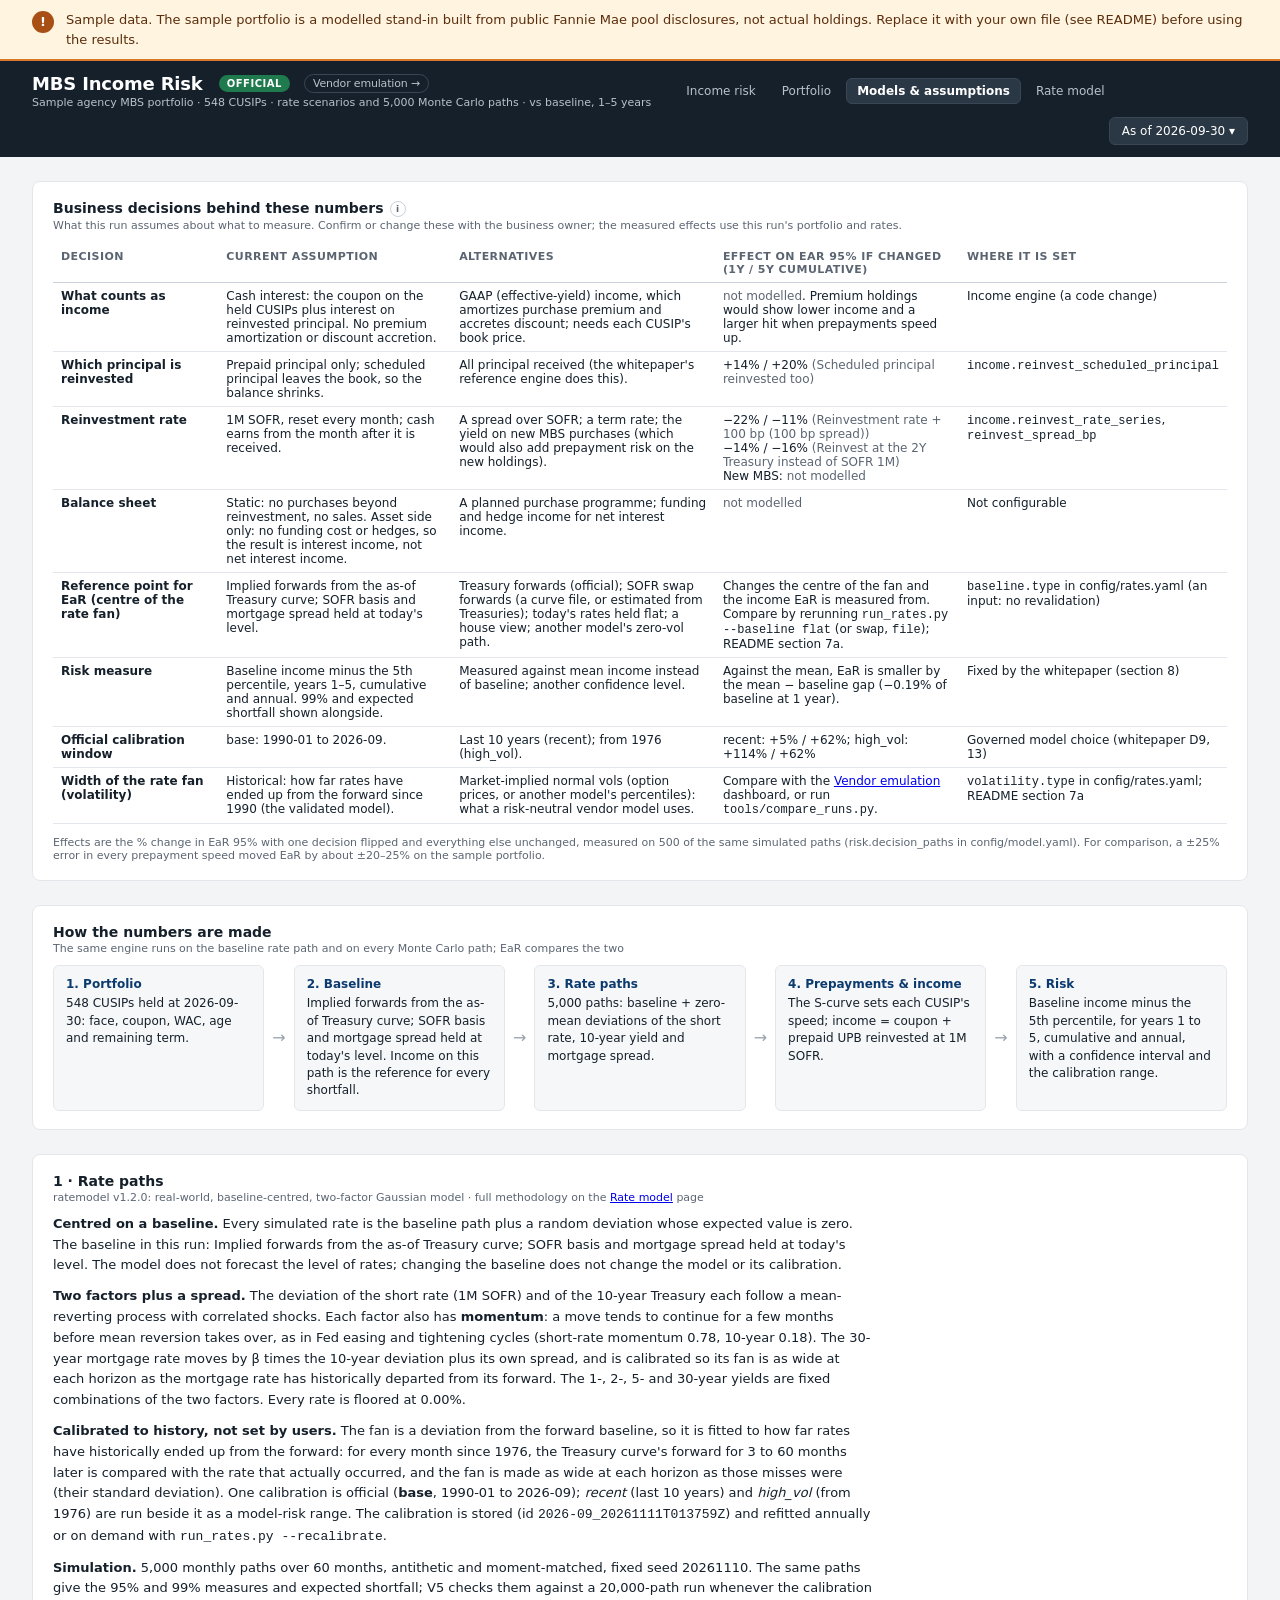
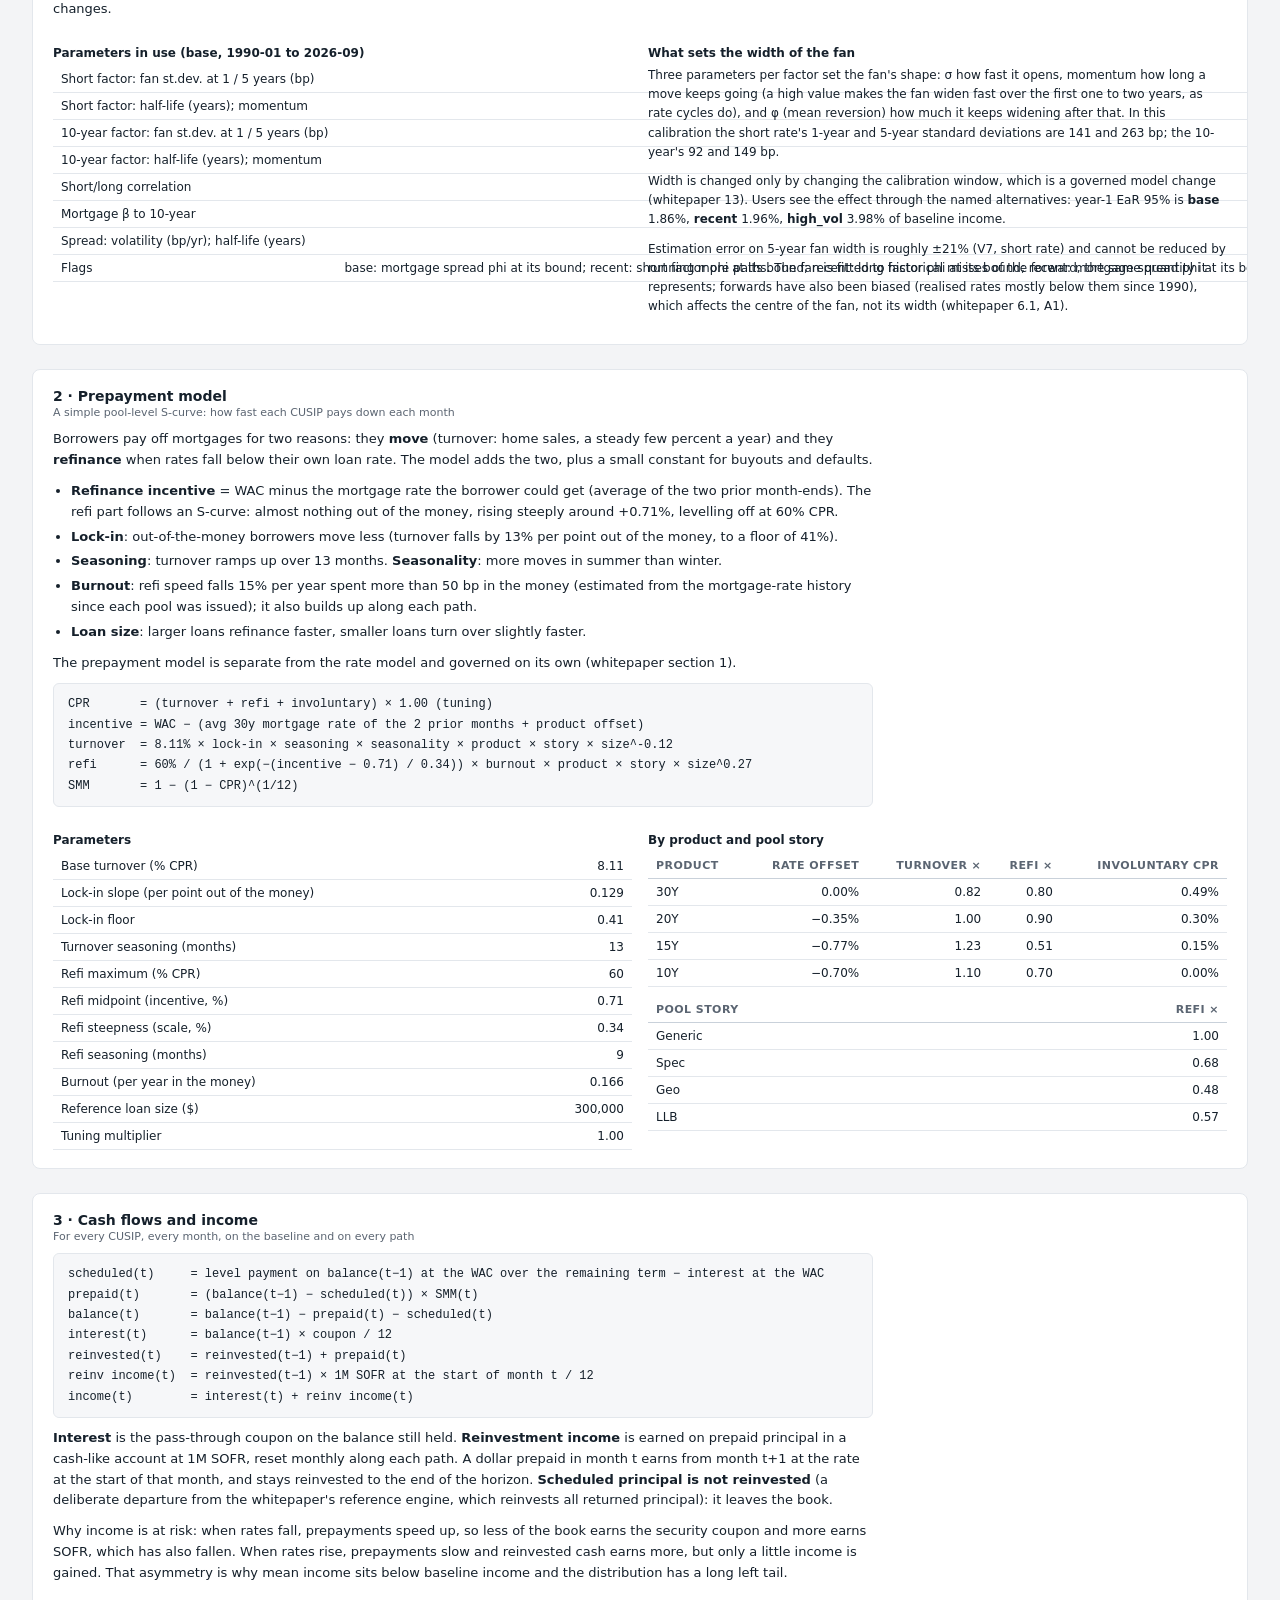
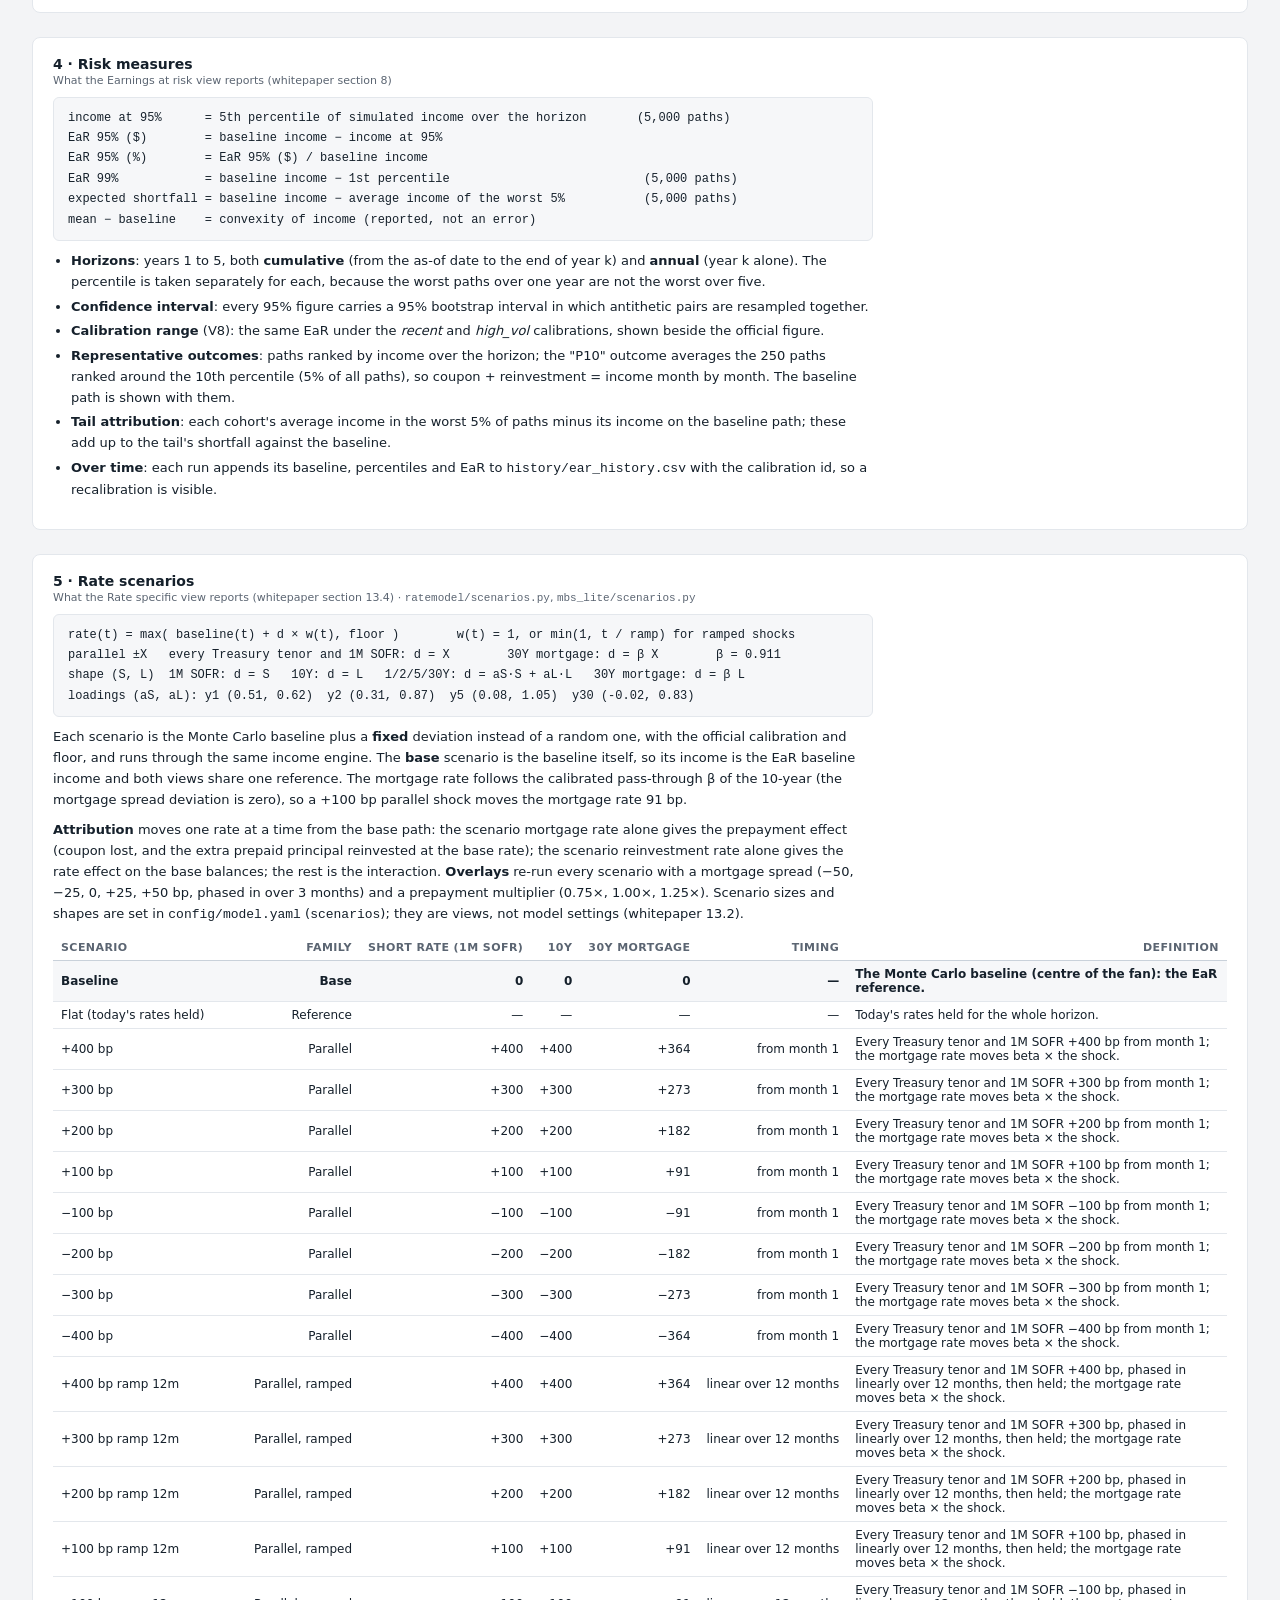
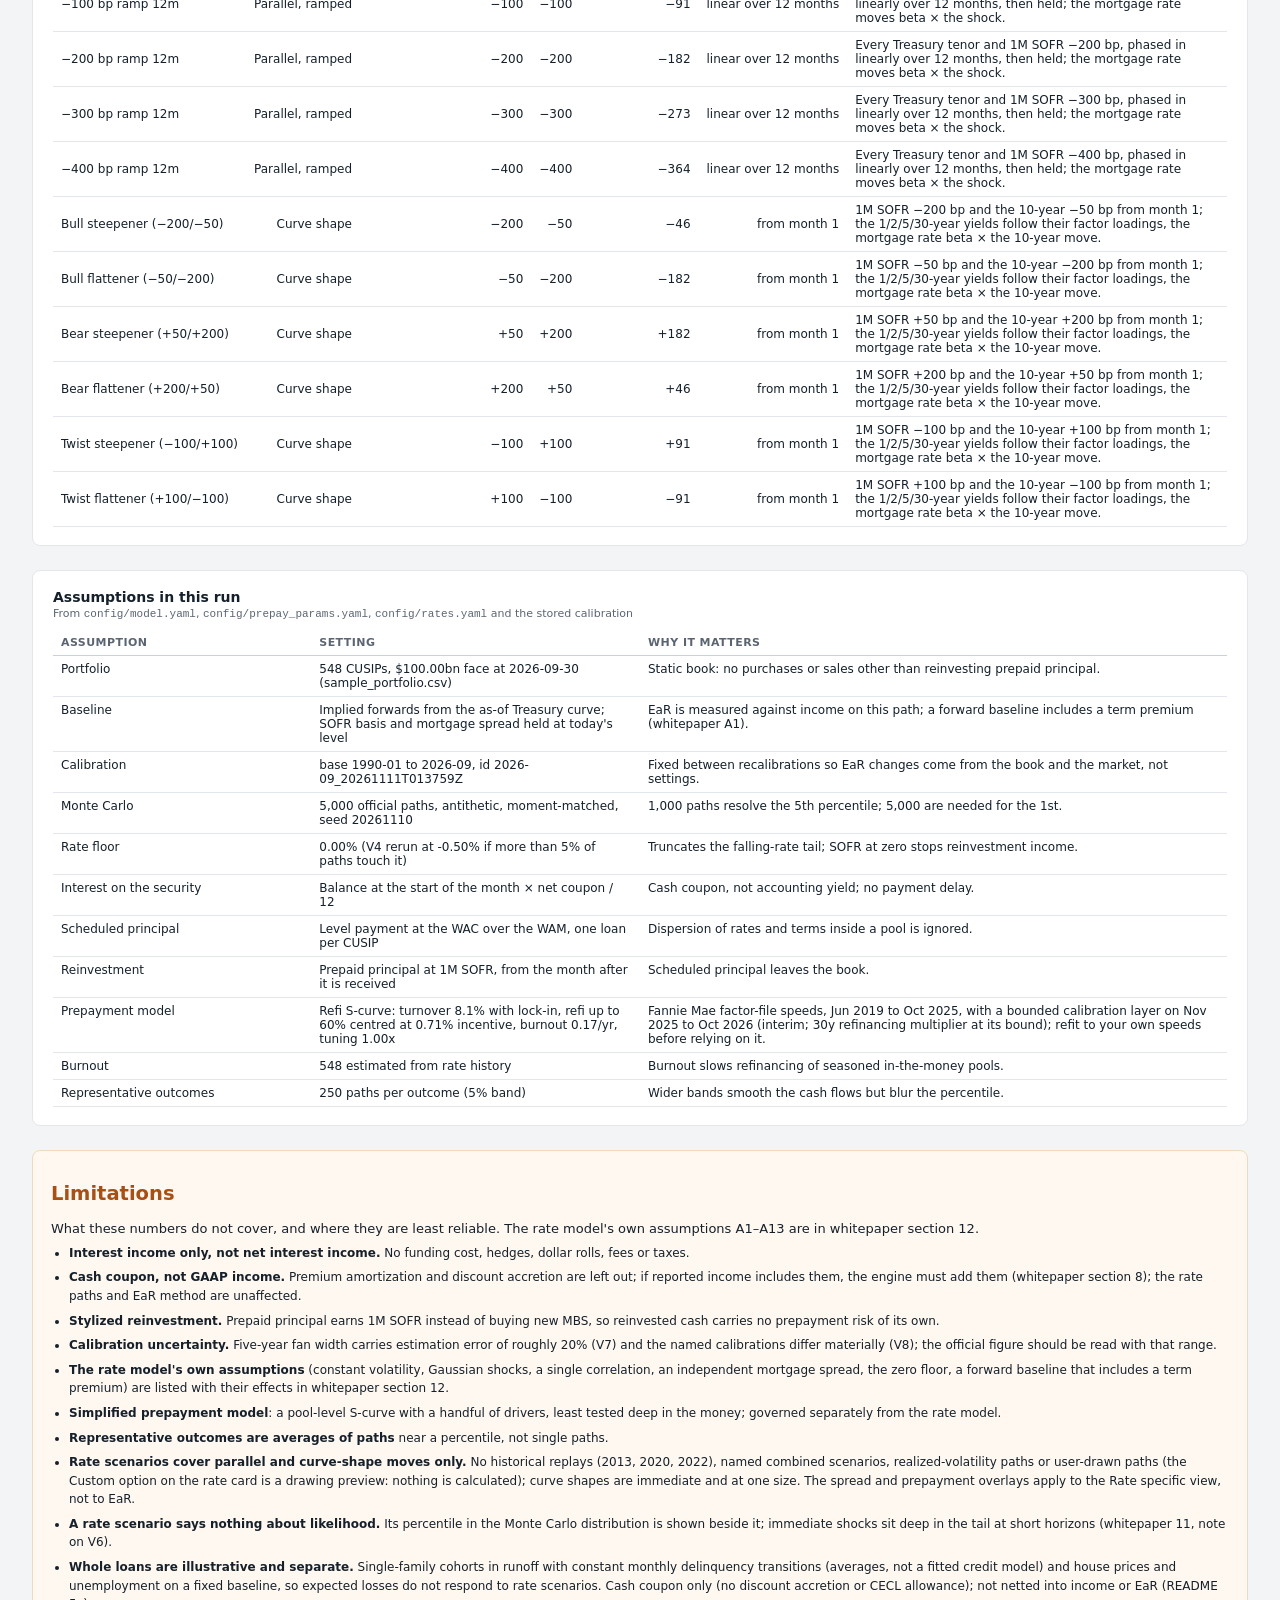
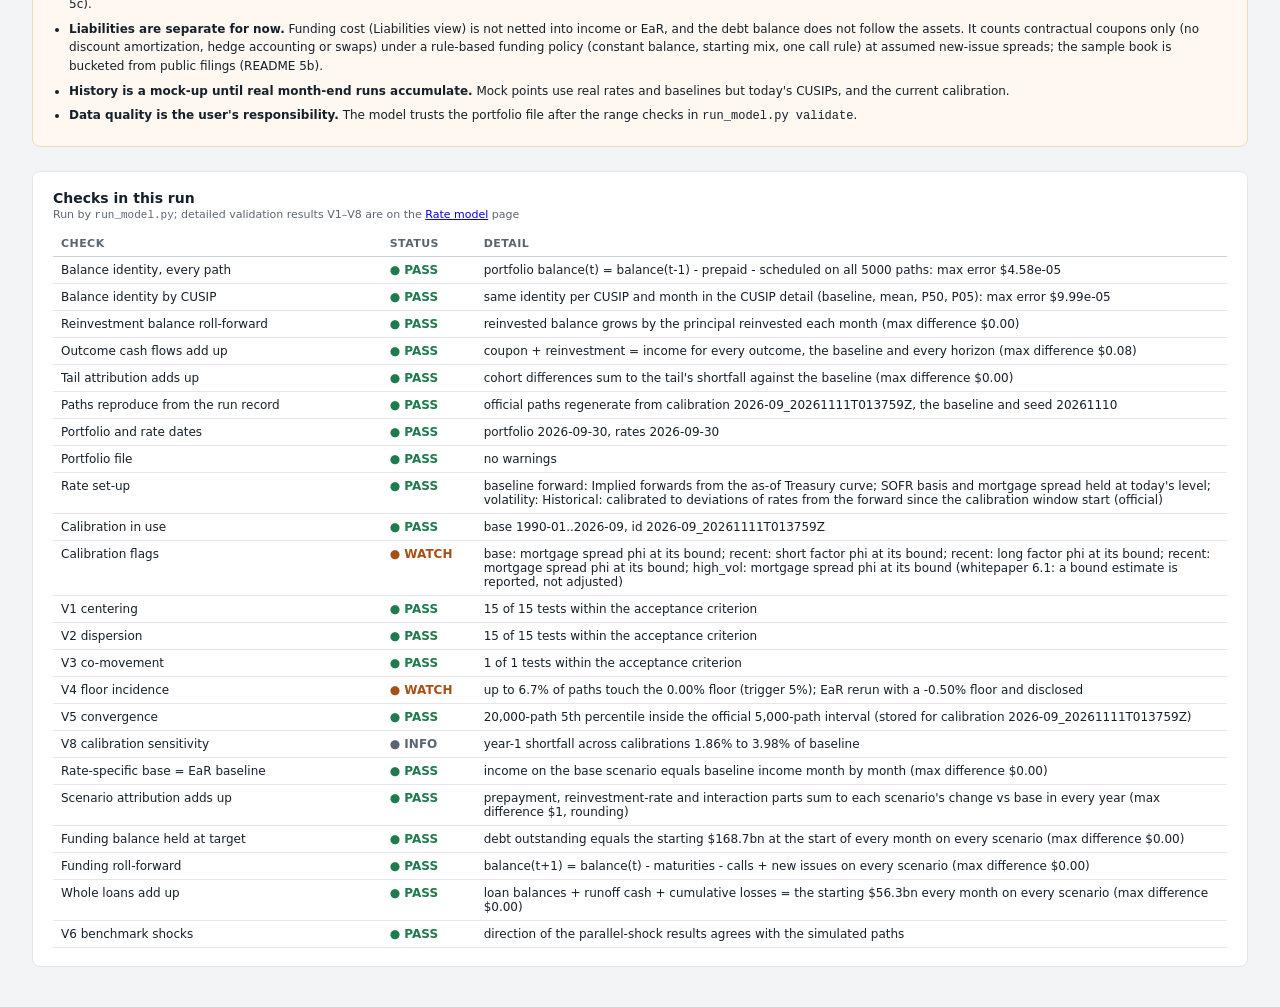
<file: dashboard/models.html>
<!doctype html>
<html lang="en"><head><meta charset="utf-8"><meta name="viewport" content="width=device-width,initial-scale=1">
<title>MBS Income Risk — Models &amp; assumptions</title>
<link rel="stylesheet" href="styles.css">
<script src="data.js"></script>
<script src="common.js"></script>
</head><body>
<div id="top"></div>
<script>if (window.DATA) header('models.html');</script>
<div class="wrap">
<div class="card stackc" id="decisions" style="margin-top:24px"><div><h2>Business decisions behind these numbers<i class="i" tabindex="0" data-tip="Choices about what the analysis measures, not about how the models work. They change EaR as much as the models do, so they should be confirmed by the business owner and kept fixed from month to month.">i</i></h2>
 <div class="sub" id="decSub"></div></div>
 <div style="overflow-x:auto"><table class="g wrapall"><thead><tr><th style="width:15%">Decision</th><th style="width:22%">Current assumption</th><th style="width:25%">Alternatives</th><th style="width:22%">Effect on EaR 95% if changed (1y / 5y cumulative)</th><th>Where it is set</th></tr></thead><tbody id="decRows"></tbody></table></div>
 <div class="note" id="decNote"></div></div>

<div class="card"><h2>How the numbers are made</h2><div class="sub">The same engine runs on the baseline rate path and on every Monte Carlo path; EaR compares the two</div>
 <div class="flow" id="flow"></div></div>

<div class="card" id="ratesCard"><h2>1 · Rate paths</h2><div class="sub">ratemodel v<span id="rmv"></span>: real-world, baseline-centred, two-factor Gaussian model · full methodology on the <a href="whitepaper.html">Rate model</a> page</div>
 <div class="explain" id="ratesText"></div>
 <div class="row" style="margin-top:6px">
  <div><h3>Parameters in use (<span id="calName"></span>)</h3><table class="g"><tbody id="calParams"></tbody></table></div>
  <div><h3>What sets the width of the fan</h3><div class="explain" id="widthText" style="font-size:12px"></div></div></div></div>

<div class="card" id="prepayCard"><h2>2 · Prepayment model</h2><div class="sub">A simple pool-level S-curve: how fast each CUSIP pays down each month</div>
 <div class="explain" id="prepayText"></div>
 <div class="formula" id="prepayFormula"></div>
 <div class="row"><div><h3>Parameters</h3><table class="g"><tbody id="prepayParams"></tbody></table></div>
  <div><h3>By product and pool story</h3><table class="g"><thead><tr><th>Product</th><th>Rate offset</th><th>Turnover ×</th><th>Refi ×</th><th>Involuntary CPR</th></tr></thead><tbody id="prepayProd"></tbody></table>
   <table class="g" style="margin-top:10px"><thead><tr><th>Pool story</th><th>Refi ×</th></tr></thead><tbody id="prepayStory"></tbody></table></div></div></div>

<div class="card" id="incomeCard"><h2>3 · Cash flows and income</h2><div class="sub">For every CUSIP, every month, on the baseline and on every path</div>
 <div class="formula" id="incomeFormula"></div>
 <div class="explain" id="incomeText"></div></div>

<div class="card" id="riskCard"><h2>4 · Risk measures</h2><div class="sub">What the Earnings at risk view reports (whitepaper section 8)</div>
 <div class="formula" id="riskFormula"></div>
 <div class="explain" id="riskText"></div></div>

<div class="card" id="scenCard"><h2>5 · Rate scenarios</h2><div class="sub">What the Rate specific view reports (whitepaper section 13.4) · <code>ratemodel/scenarios.py</code>, <code>mbs_lite/scenarios.py</code></div>
 <div class="formula" id="scenFormula"></div>
 <div class="explain" id="scenText"></div>
 <div style="overflow-x:auto"><table class="g"><thead><tr><th>Scenario</th><th>Family</th><th>Short rate (1M SOFR)</th><th>10Y</th><th>30Y mortgage</th><th>Timing</th><th>Definition</th></tr></thead><tbody id="scenDefs"></tbody></table></div></div>

<div class="card" id="assumpCard"><h2>Assumptions in this run</h2><div class="sub">From <code>config/model.yaml</code>, <code>config/prepay_params.yaml</code>, <code>config/rates.yaml</code> and the stored calibration</div>
 <table class="g wrapall"><thead><tr><th style="width:22%">Assumption</th><th style="width:28%">Setting</th><th>Why it matters</th></tr></thead><tbody id="assump"></tbody></table></div>

<div class="limits" id="limits"><h2>Limitations</h2><div class="sub">What these numbers do not cover, and where they are least reliable. The rate model's own assumptions A1–A13 are in whitepaper section 12.</div><ul id="limitList"></ul></div>

<div class="card" id="checks"><h2>Checks in this run</h2><div class="sub">Run by <code>run_model.py</code>; detailed validation results V1–V8 are on the <a href="whitepaper.html#res-s11">Rate model</a> page</div>
 <table class="g wrapall"><thead><tr><th style="width:28%">Check</th><th style="width:8%">Status</th><th>Detail</th></tr></thead><tbody id="checkRows"></tbody></table></div>
</div>
<script>
const K = D.kpi, M = D.model, P = M.prepay, RM = D.rate_model, rec = RM.record, CAL = RM.calibration, Yr = D.meta.years, OUT = D.outcomes;
const off = CAL.calibrations.find(c => c.name === CAL.official), hl = phi => Math.log(0.5) / Math.log(phi) / 12, bpv = s => s * Math.sqrt(12) * 1e4;
const sd = (phi, sig, h, mom = 0) => { let a = 1, b = 0, s2 = 0; for (let j = 0; j < h; j++) { s2 += a * a; const n = (phi + mom) * a - phi * mom * b; b = a; a = n; } return sig * Math.sqrt(s2) * 1e4; };
const pctOf = v => bad(v) ? '—' : num(100 * v, 2) + '%';
$('rmv').textContent = CAL.model_version;
const steps = [['Portfolio', `${K.positions.toLocaleString('en-US')} CUSIPs held at ${D.meta.as_of}: face, coupon, WAC, age and remaining term.`],
  ['Baseline', `${esc(rec.baseline.description)}. Income on this path is the reference for every shortfall.`],
  ['Rate paths', `${K.mc_paths.toLocaleString('en-US')} paths${K.tail_paths !== K.mc_paths ? ' (and ' + K.tail_paths.toLocaleString('en-US') + ' for 99%)' : ''}: baseline + zero-mean deviations of the short rate, 10-year yield and mortgage spread.`],
  ['Prepayments & income', `The S-curve sets each CUSIP's speed; income = coupon + prepaid UPB reinvested at ${reinvLabel()}.`],
  ['Risk', `Baseline income minus the 5th percentile, for years 1 to ${Yr}, cumulative and annual, with a confidence interval and the calibration range.`]];
// ---- business decisions (top card)
{ const DC = D.decisions || {rows: []}, by = k => DC.rows.find(r => r.key === k), ys = DC.years || [1, 5];
  const eff = k => { const r = by(k); return r ? ys.map(y => fpc(100 * r['change_y' + y], 0)).join(' / ') + ` <span style="color:var(--muted)">(${esc(r.alternative)})</span>` : '—'; };
  const v8r = RM.v58 && RM.v58.sensitivity.some(r => !r.official) ? ['recent', 'high_vol'].map(n => { const g = y => RM.v58.sensitivity.find(r => r.calibration === n && r.measure === 'cumulative' && r.years === y);
    const o = y => RM.v58.sensitivity.find(r => r.official && r.measure === 'cumulative' && r.years === y);
    return `${n}: ${ys.map(y => fpc(100 * (g(y).shortfall / o(y).shortfall - 1), 0)).join(' / ')}`; }).join('; ')
    : (D.meta.setup && !D.meta.setup.validated ? 'not run: market-implied volatility does not come from the calibrations' : 'V8 not run');
  const NM = '<span style="color:var(--muted)">not modelled</span>';
  const SU = D.meta.setup || {validated: true}, C2 = SU.compare;
  const CMP = C2 && C2.built ? `Compare with the <a href="${esc(C2.href.replace(/index\.html$/, 'models.html'))}">${esc(C2.label)}</a> dashboard, or run <code>tools/compare_runs.py</code>.` : 'Run the other set-up and <code>tools/compare_runs.py</code> (README 7a).';
  const rows = [
    ['What counts as income', 'Cash interest: the coupon on the held CUSIPs plus interest on reinvested principal. No premium amortization or discount accretion.', 'GAAP (effective-yield) income, which amortizes purchase premium and accretes discount; needs each CUSIP\'s book price.', NM + '. Premium holdings would show lower income and a larger hit when prepayments speed up.', 'Income engine (a code change)'],
    ['Which principal is reinvested', M.reinvest_scheduled ? 'All principal received (prepaid and scheduled).' : 'Prepaid principal only; scheduled principal leaves the book, so the balance shrinks.', M.reinvest_scheduled ? 'Prepaid principal only.' : 'All principal received (the whitepaper\'s reference engine does this).', eff('reinvest_scheduled'), '<code>income.reinvest_scheduled_principal</code>'],
    ['Reinvestment rate', `${reinvLabel()}, reset every month; cash earns from the month after it is received.`, 'A spread over SOFR; a term rate; the yield on new MBS purchases (which would also add prepayment risk on the new holdings).', eff('reinvest_spread') + '<br>' + eff('reinvest_term') + '<br>New MBS: ' + NM, '<code>income.reinvest_rate_series</code>, <code>reinvest_spread_bp</code>'],
    ['Balance sheet', 'Static: no purchases beyond reinvestment, no sales. Asset side only: no funding cost or hedges, so the result is interest income, not net interest income.', 'A planned purchase programme; funding and hedge income for net interest income.', NM, 'Not configurable'],
    ['Reference point for EaR (centre of the rate fan)', `${esc(RM.record.baseline.description)}.`, 'Treasury forwards (official); SOFR swap forwards (a curve file, or estimated from Treasuries); today\'s rates held flat; a house view; another model\'s zero-vol path.', 'Changes the centre of the fan and the income EaR is measured from. Compare by rerunning <code>run_rates.py --baseline flat</code> (or <code>swap</code>, <code>file</code>); README section 7a.', '<code>baseline.type</code> in config/rates.yaml (an input: no revalidation)'],
    ['Risk measure', `Baseline income minus the 5th percentile, years 1–${D.meta.years}, cumulative and annual. 99% and expected shortfall shown alongside.`, 'Measured against mean income instead of baseline; another confidence level.', `Against the mean, EaR is smaller by the mean − baseline gap (${fpc(100 * D.ear.cumulative[0].mean_minus_baseline_pct, 2)} of baseline at 1 year).`, 'Fixed by the whitepaper (section 8)'],
    ['Official calibration window', `${esc(CAL.official)}: ${esc(off.window_start)} to ${esc(off.window_end)}.`, 'Last 10 years (recent); from 1976 (high_vol).', v8r, 'Governed model choice (whitepaper D9, 13)'],
    ['Width of the rate fan (volatility)', SU.validated ? 'Historical: how far rates have ended up from the forward since 1990 (the validated model).' : `<b>Market-implied (comparison set-up):</b> ${esc(SU.vol_description)}.`, SU.validated ? 'Market-implied normal vols (option prices, or another model\'s percentiles): what a risk-neutral vendor model uses.' : 'Historical (the validated, official set-up).', CMP, '<code>volatility.type</code> in config/rates.yaml; README section 7a'],
  ];
  $('decRows').innerHTML = rows.map(r => `<tr>${r.map((c, i) => `<td${i === 0 ? ' style="font-weight:600"' : ''}>${c}</td>`).join('')}</tr>`).join('');
  $('decSub').textContent = 'What this run assumes about what to measure. Confirm or change these with the business owner; the measured effects use this run\'s portfolio and rates.';
  $('decNote').textContent = DC.paths ? `Effects are the % change in EaR 95% with one decision flipped and everything else unchanged, measured on ${DC.paths.toLocaleString('en-US')} of the same simulated paths (risk.decision_paths in config/model.yaml). For comparison, a ±25% error in every prepayment speed moved EaR by about ±20–25% on the sample portfolio.` : 'Decision sensitivities were not computed (risk.decision_paths = 0).'; }

$('flow').innerHTML = steps.map(([t, d], i) => `${i ? '<div class="ar" aria-hidden="true">→</div>' : ''}<div class="st"><b>${i + 1}. ${t}</b>${d}</div>`).join('');

$('ratesText').innerHTML = `
<p><b>Centred on a baseline.</b> Every simulated rate is the baseline path plus a random deviation whose expected value is zero. The baseline in this run: ${esc(rec.baseline.description)}. The model does not forecast the level of rates; changing the baseline does not change the model or its calibration.</p>
<p><b>Two factors plus a spread.</b> The deviation of the short rate (1M SOFR) and of the 10-year Treasury each follow a mean-reverting process with correlated shocks. Each factor also has <b>momentum</b>: a move tends to continue for a few months before mean reversion takes over, as in Fed easing and tightening cycles (short-rate momentum ${num(off.mom_short || 0, 2)}, 10-year ${num(off.mom_long || 0, 2)}). The 30-year mortgage rate moves by β times the 10-year deviation plus its own spread, and is calibrated so its fan is as wide at each horizon as the mortgage rate has historically departed from its forward. The 1-, 2-, 5- and 30-year yields are fixed combinations of the two factors. Every rate is floored at ${num(100 * rec.simulation.floor, 2)}%.</p>
${(D.meta.setup && !D.meta.setup.validated) ? `<p class="mocknote"><b>This dashboard uses a comparison set-up:</b> ${esc(D.meta.setup.vol_description)}. The fan width below comes from those market-implied volatilities, not from the calibration described in this section; the calibration still sets the mortgage spread, β and the other tenors.</p>` : ''}
<p><b>Calibrated to history, not set by users.</b> The fan is a deviation from the forward baseline, so it is fitted to how far rates have historically ended up from the forward: for every month since 1976, the Treasury curve's forward for 3 to 60 months later is compared with the rate that actually occurred, and the fan is made as wide at each horizon as those misses were (their standard deviation). One calibration is official (<b>${esc(CAL.official)}</b>, ${esc(off.window_start)} to ${esc(off.window_end)}); <i>recent</i> (last 10 years) and <i>high_vol</i> (from 1976) are run beside it as a model-risk range. The calibration is stored (id <code>${esc(CAL.calibration_id)}</code>) and refitted annually or on demand with <code>run_rates.py --recalibrate</code>.</p>
<p><b>Simulation.</b> ${rec.simulation.n_paths.toLocaleString('en-US')} monthly paths over ${rec.simulation.n_months} months, antithetic and moment-matched, fixed seed ${rec.simulation.seed}. ${rec.simulation.tail_paths !== rec.simulation.n_paths ? 'A second run of ' + rec.simulation.tail_paths.toLocaleString('en-US') + ' paths gives the 99% measures and expected shortfall.' : 'The same paths give the 95% and 99% measures and expected shortfall; V5 checks them against a ' + Math.max(...rec.simulation.convergence_paths).toLocaleString('en-US') + '-path run whenever the calibration changes.'}</p>`;
$('calName').textContent = `${CAL.official}, ${off.window_start} to ${off.window_end}`;
$('calParams').innerHTML = [['Short factor: fan st.dev. at 1 / 5 years (bp)', `${num(sd(off.phi_short, off.sigma_short, 12, off.mom_short || 0), 0)} / ${num(sd(off.phi_short, off.sigma_short, 60, off.mom_short || 0), 0)}`],
  ['Short factor: half-life (years); momentum', `${num(hl(off.phi_short), 1)}; ${num(off.mom_short || 0, 2)}`],
  ['10-year factor: fan st.dev. at 1 / 5 years (bp)', `${num(sd(off.phi_long, off.sigma_long, 12, off.mom_long || 0), 0)} / ${num(sd(off.phi_long, off.sigma_long, 60, off.mom_long || 0), 0)}`],
  ['10-year factor: half-life (years); momentum', `${num(hl(off.phi_long), 1)}; ${num(off.mom_long || 0, 2)}`],
  ['Short/long correlation', num(off.rho, 2)], ['Mortgage β to 10-year', num(off.beta_mort, 2)],
  ['Spread: volatility (bp/yr); half-life (years)', `${num(bpv(off.sigma_spread), 0)}; ${num(hl(off.phi_spread), 1)}`],
  ['Flags', rec.calibration.flags.length ? esc(rec.calibration.flags.join('; ')) : 'none']].map(([a, b]) => `<tr><td>${a}</td><td>${b}</td></tr>`).join('');
const v8 = RM.v58 ? RM.v58.sensitivity.filter(r => r.measure === 'cumulative' && r.years === 1) : [];
$('widthText').innerHTML = `<p>Three parameters per factor set the fan's shape: σ how fast it opens, momentum how long a move keeps going (a high value makes the fan widen fast over the first one to two years, as rate cycles do), and φ (mean reversion) how much it keeps widening after that. In this calibration the short rate's 1-year and 5-year standard deviations are ${num(sd(off.phi_short, off.sigma_short, 12, off.mom_short || 0), 0)} and ${num(sd(off.phi_short, off.sigma_short, 60, off.mom_short || 0), 0)} bp; the 10-year's ${num(sd(off.phi_long, off.sigma_long, 12, off.mom_long || 0), 0)} and ${num(sd(off.phi_long, off.sigma_long, 60, off.mom_long || 0), 0)} bp.</p>`
  + `<p>Width is changed only by changing the calibration window, which is a governed model change (whitepaper 13). Users see the effect through the named alternatives: year-1 EaR 95% is ${v8.map(r => `<b>${esc(r.calibration)}</b> ${pctOf(r.shortfall_pct)}`).join(', ') || 'not computed'} of baseline income.</p>`
  + `<p>Estimation error on 5-year fan width is roughly ±${num(100 * (CAL.parameter_uncertainty.find(r => r.rate === 'short' && r.month === 60) || {relative_sd: 0}).relative_sd, 0)}% (V7, short rate) and cannot be reduced by running more paths. The fan is fitted to historical misses of the forward, the same quantity it represents; forwards have also been biased (realised rates mostly below them since 1990), which affects the centre of the fan, not its width (whitepaper 6.1, A1).</p>`;

$('prepayText').innerHTML = `
<p>Borrowers pay off mortgages for two reasons: they <b>move</b> (turnover: home sales, a steady few percent a year) and they <b>refinance</b> when rates fall below their own loan rate. The model adds the two, plus a small constant for buyouts and defaults.</p>
<ul><li><b>Refinance incentive</b> = WAC minus the mortgage rate the borrower could get (average of the two prior month-ends). The refi part follows an S-curve: almost nothing out of the money, rising steeply around +${num(P.refi_mid, 2)}%, levelling off at ${num(P.refi_max, 0)}% CPR.</li>
<li><b>Lock-in</b>: out-of-the-money borrowers move less (turnover falls by ${num(100 * P.lockin_slope, 0)}% per point out of the money, to a floor of ${num(100 * P.lockin_floor, 0)}%).</li>
<li><b>Seasoning</b>: turnover ramps up over ${num(P.turnover_ramp_months, 0)} months. <b>Seasonality</b>: more moves in summer than winter.</li>
<li><b>Burnout</b>: refi speed falls ${num(100 * (1 - Math.exp(-P.burnout_k)), 0)}% per year spent more than 50 bp in the money${M.burnout_source.estimated ? ' (estimated from the mortgage-rate history since each pool was issued)' : ''}; it also builds up along each path.</li>
<li><b>Loan size</b>: larger loans refinance faster, smaller loans turn over slightly faster.</li></ul>
<p>The prepayment model is separate from the rate model and governed on its own (whitepaper section 1). ${M.prepay_multiplier !== 1 ? `<b>This run scales every speed by ${num(M.prepay_multiplier, 2)}×.</b>` : ''}</p>`;
$('prepayFormula').textContent =
`CPR       = (turnover + refi + involuntary) × ${num(P.tuning_multiplier, 2)} (tuning)${M.prepay_multiplier !== 1 ? ' × ' + num(M.prepay_multiplier, 2) + ' (stress)' : ''}
incentive = WAC − (avg 30y mortgage rate of the 2 prior months + product offset)
turnover  = ${num(P.turnover_base, 2)}% × lock-in × seasoning × seasonality × product × story × size^${num(P.turnover_size_elast, 2)}
refi      = ${num(P.refi_max, 0)}% / (1 + exp(−(incentive − ${num(P.refi_mid, 2)}) / ${num(P.refi_scale, 2)})) × burnout × product × story × size^${num(P.refi_size_elast, 2)}
SMM       = 1 − (1 − CPR)^(1/12)`;
const PP = [['turnover_base', 'Base turnover (% CPR)', 2], ['lockin_slope', 'Lock-in slope (per point out of the money)', 3], ['lockin_floor', 'Lock-in floor', 2], ['turnover_ramp_months', 'Turnover seasoning (months)', 0],
  ['refi_max', 'Refi maximum (% CPR)', 0], ['refi_mid', 'Refi midpoint (incentive, %)', 2], ['refi_scale', 'Refi steepness (scale, %)', 2], ['refi_ramp_months', 'Refi seasoning (months)', 0],
  ['burnout_k', 'Burnout (per year in the money)', 3], ['loan_size_ref', 'Reference loan size ($)', 0], ['tuning_multiplier', 'Tuning multiplier', 2]];
$('prepayParams').innerHTML = PP.map(([k, l, d]) => `<tr><td>${l}</td><td>${num(P[k], d)}</td></tr>`).join('');
$('prepayProd').innerHTML = Object.entries(M.prepay_product).map(([p, v]) => `<tr><td>${p}</td><td>${fpc(v.rate_offset, 2)}</td><td>${num(v.turnover, 2)}</td><td>${num(v.refi, 2)}</td><td>${fp(v.involuntary, 2)}</td></tr>`).join('');
$('prepayStory').innerHTML = Object.entries(M.prepay_story_refi).map(([s, v]) => `<tr><td>${s}</td><td>${num(v, 2)}</td></tr>`).join('');

$('incomeFormula').textContent =
`scheduled(t)     = level payment on balance(t−1) at the WAC over the remaining term − interest at the WAC
prepaid(t)       = (balance(t−1) − scheduled(t)) × SMM(t)
balance(t)       = balance(t−1) − prepaid(t) − scheduled(t)
interest(t)      = balance(t−1) × coupon / 12
reinvested(t)    = reinvested(t−1) + prepaid(t)${M.reinvest_scheduled ? ' + scheduled(t)' : ''}
reinv income(t)  = reinvested(t−1) × ${reinvLabel()} at the start of month t / 12
income(t)        = interest(t) + reinv income(t)`;
$('incomeText').innerHTML = `
<p><b>Interest</b> is the pass-through coupon on the balance still held. <b>Reinvestment income</b> is earned on prepaid principal in a cash-like account at ${reinvLabel()}, reset monthly along each path. A dollar prepaid in month t earns from month t+1 at the rate at the start of that month, and stays reinvested to the end of the horizon. ${M.reinvest_scheduled ? 'Scheduled principal is reinvested the same way.' : '<b>Scheduled principal is not reinvested</b> (a deliberate departure from the whitepaper\'s reference engine, which reinvests all returned principal): it leaves the book.'}</p>
<p>Why income is at risk: when rates fall, prepayments speed up, so less of the book earns the security coupon and more earns SOFR, which has also fallen. When rates rise, prepayments slow and reinvested cash earns more, but only a little income is gained. That asymmetry is why mean income sits below baseline income and the distribution has a long left tail.</p>`;

$('riskFormula').textContent =
`income at 95%      = 5th percentile of simulated income over the horizon       (${K.mc_paths.toLocaleString('en-US')} paths)
EaR 95% ($)        = baseline income − income at 95%
EaR 95% (%)        = EaR 95% ($) / baseline income
EaR 99%            = baseline income − 1st percentile                           (${K.tail_paths.toLocaleString('en-US')} paths)
expected shortfall = baseline income − average income of the worst 5%           (${K.tail_paths.toLocaleString('en-US')} paths)
mean − baseline    = convexity of income (reported, not an error)`;
$('riskText').innerHTML = `
<ul><li><b>Horizons</b>: years 1 to ${Yr}, both <b>cumulative</b> (from the as-of date to the end of year k) and <b>annual</b> (year k alone). The percentile is taken separately for each, because the worst paths over one year are not the worst over five.</li>
<li><b>Confidence interval</b>: every 95% figure carries a 95% bootstrap interval in which antithetic pairs are resampled together.</li>
<li><b>Calibration range</b> (V8): the same EaR under the <i>recent</i> and <i>high_vol</i> calibrations, shown beside the official figure.</li>
<li><b>Representative outcomes</b>: paths ranked by income over the horizon; the "P10" outcome averages the ${OUT.paths_per_band} paths ranked around the 10th percentile (${OUT.band_pct}% of all paths), so coupon + reinvestment = income month by month. The baseline path is shown with them.</li>
<li><b>Tail attribution</b>: each cohort's average income in the worst ${D.meta.tail_pct}% of paths minus its income on the baseline path; these add up to the tail's shortfall against the baseline.</li>
<li><b>Over time</b>: each run appends its baseline, percentiles and EaR to <code>history/${esc(D.meta.history_file)}</code> with the calibration id, so a recalibration is visible.</li></ul>`;

const A = [
  ['Portfolio', `${K.positions.toLocaleString('en-US')} CUSIPs, ${fm(K.upb)} face at ${D.meta.as_of} (${esc(D.meta.portfolio_file)})`, 'Static book: no purchases or sales other than reinvesting prepaid principal.'],
  ['Baseline', esc(rec.baseline.description), 'EaR is measured against income on this path; a forward baseline includes a term premium (whitepaper A1).'],
  ['Calibration', `${esc(CAL.official)} ${esc(off.window_start)} to ${esc(off.window_end)}, id ${esc(CAL.calibration_id)}`, 'Fixed between recalibrations so EaR changes come from the book and the market, not settings.'],
  ['Monte Carlo', `${K.mc_paths.toLocaleString('en-US')} official${K.tail_paths !== K.mc_paths ? ' + ' + K.tail_paths.toLocaleString('en-US') + ' tail' : ''} paths, antithetic, moment-matched, seed ${K.seed}`, '1,000 paths resolve the 5th percentile; 5,000 are needed for the 1st.'],
  ['Rate floor', `${num(100 * rec.simulation.floor, 2)}% (V4 rerun at ${num(100 * rec.simulation.alt_floor, 2)}% if more than ${num(100 * rec.simulation.floor_trigger, 0)}% of paths touch it)`, 'Truncates the falling-rate tail; SOFR at zero stops reinvestment income.'],
  ['Interest on the security', 'Balance at the start of the month × net coupon / 12', 'Cash coupon, not accounting yield; no payment delay.'],
  ['Scheduled principal', 'Level payment at the WAC over the WAM, one loan per CUSIP', 'Dispersion of rates and terms inside a pool is ignored.'],
  ['Reinvestment', `Prepaid principal at ${reinvLabel()}, from the month after it is received`, M.reinvest_scheduled ? 'All principal is reinvested.' : 'Scheduled principal leaves the book.'],
  ['Prepayment model', esc(M.prepay_desc), esc(M.prepay_source || 'Fitted to Fannie Mae factor files') + '; refit to your own speeds before relying on it.'],
  ['Burnout', Object.entries(M.burnout_source).map(([k, v]) => `${v} ${k === 'file' ? 'from the file' : k === 'estimated' ? 'estimated from rate history' : 'set to zero'}`).join(', '), 'Burnout slows refinancing of seasoned in-the-money pools.'],
  ['Representative outcomes', `${OUT.paths_per_band} paths per outcome (${OUT.band_pct}% band)`, 'Wider bands smooth the cash flows but blur the percentile.'],
];
$('assump').innerHTML = A.map(([a, b, c]) => `<tr><td>${a}</td><td>${b}</td><td>${c}</td></tr>`).join('');

const LIM = [
  '<b>Interest income only, not net interest income.</b> No funding cost, hedges, dollar rolls, fees or taxes.',
  '<b>Cash coupon, not GAAP income.</b> Premium amortization and discount accretion are left out; if reported income includes them, the engine must add them (whitepaper section 8); the rate paths and EaR method are unaffected.',
  '<b>Stylized reinvestment.</b> Prepaid principal earns 1M SOFR instead of buying new MBS, so reinvested cash carries no prepayment risk of its own.',
  '<b>Calibration uncertainty.</b> Five-year fan width carries estimation error of roughly 20% (V7) and the named calibrations differ materially (V8); the official figure should be read with that range.',
  '<b>The rate model\'s own assumptions</b> (constant volatility, Gaussian shocks, a single correlation, an independent mortgage spread, the zero floor, a forward baseline that includes a term premium) are listed with their effects in whitepaper section 12.',
  '<b>Simplified prepayment model</b>: a pool-level S-curve with a handful of drivers, least tested deep in the money; governed separately from the rate model.',
  '<b>Representative outcomes are averages of paths</b> near a percentile, not single paths.',
  '<b>Rate scenarios cover parallel and curve-shape moves only.</b> No historical replays (2013, 2020, 2022), named combined scenarios, realized-volatility paths or user-drawn paths (the Custom option on the rate card is a drawing preview: nothing is calculated); curve shapes are immediate and at one size. The spread and prepayment overlays apply to the Rate specific view, not to EaR.',
  '<b>A rate scenario says nothing about likelihood.</b> Its percentile in the Monte Carlo distribution is shown beside it; immediate shocks sit deep in the tail at short horizons (whitepaper 11, note on V6).',
  '<b>Whole loans are illustrative and separate.</b> Single-family cohorts in runoff with constant monthly delinquency transitions (averages, not a fitted credit model) and house prices and unemployment on a fixed baseline, so expected losses do not respond to rate scenarios. Cash coupon only (no discount accretion or CECL allowance); not netted into income or EaR (README 5c).',
  '<b>Liabilities are separate for now.</b> Funding cost (Liabilities view) is not netted into income or EaR, and the debt balance does not follow the assets. It counts contractual coupons only (no discount amortization, hedge accounting or swaps) under a rule-based funding policy (constant balance, starting mix, one call rule) at assumed new-issue spreads; the sample book is bucketed from public filings (README 5b).',
  '<b>History is a mock-up until real month-end runs accumulate.</b> Mock points use real rates and baselines but today\'s CUSIPs, and the current calibration.',
  '<b>Data quality is the user\'s responsibility.</b> The model trusts the portfolio file after the range checks in <code>run_model.py validate</code>.',
];
$('limitList').innerHTML = LIM.map(l => `<li>${l}</li>`).join('');

// rate scenarios (Rate specific view)
{ const S = D.rate_specific;
  if (!S) { $('scenCard').hidden = true; }
  else { const b = num(S.beta_mort, 3), sg = v => v == null ? '—' : (v > 0 ? '+' : v < 0 ? MINUS : '') + Math.abs(v);
    const ld = S.loadings || {};
    $('scenFormula').textContent = `rate(t) = max( baseline(t) + d × w(t), floor )        w(t) = 1, or min(1, t / ramp) for ramped shocks\n`
      + `parallel ±X   every Treasury tenor and 1M SOFR: d = X        30Y mortgage: d = β X        β = ${b}\n`
      + `shape (S, L)  1M SOFR: d = S   10Y: d = L   1/2/5/30Y: d = aS·S + aL·L   30Y mortgage: d = β L\n`
      + `loadings (aS, aL): ` + Object.entries(ld).map(([k, v]) => `${k} (${num(v[0], 2)}, ${num(v[1], 2)})`).join('  ');
    $('scenText').innerHTML = `<p>Each scenario is the Monte Carlo baseline plus a <b>fixed</b> deviation instead of a random one, with the official calibration and floor, and runs through the same income engine. The <b>base</b> scenario is the baseline itself, so its income is the EaR baseline income and both views share one reference. The mortgage rate follows the calibrated pass-through β of the 10-year (the mortgage spread deviation is zero), so a +100 bp parallel shock moves the mortgage rate ${num(100 * S.beta_mort, 0)} bp.</p>`
      + `<p><b>Attribution</b> moves one rate at a time from the base path: the scenario mortgage rate alone gives the prepayment effect (coupon lost, and the extra prepaid principal reinvested at the base rate); the scenario reinvestment rate alone gives the rate effect on the base balances; the rest is the interaction. <b>Overlays</b> re-run every scenario with a mortgage spread (${S.overlays.spread_bp.map(sg).join(', ')} bp, phased in over ${S.overlays.spread_ramp_months} months) and a prepayment multiplier (${S.overlays.prepay_mult.map(m => num(m, 2) + '×').join(', ')}). Scenario sizes and shapes are set in <code>config/model.yaml</code> (<code>scenarios</code>); they are views, not model settings (whitepaper 13.2).</p>`;
    const fam = {base: 'Base', reference: 'Reference', parallel: 'Parallel', parallel_ramp: 'Parallel, ramped', shape: 'Curve shape'};
    $('scenDefs').innerHTML = S.catalog.map(c => { const par = c.family.startsWith('parallel'), L = c.long_bp;
      return `<tr${c.family === 'base' ? ' class="base"' : ''}><td>${esc(c.name)}</td><td>${fam[c.family] || c.family}</td><td>${sg(c.short_bp)}</td><td>${sg(L)}</td><td>${L == null ? '—' : sg(Math.round(S.beta_mort * L))}</td><td>${c.ramp ? `linear over ${c.ramp} months` : c.family === 'base' || c.family === 'reference' ? '—' : 'from month 1'}</td><td style="white-space:normal;text-align:left">${esc(c.desc)}</td></tr>`; }).join(''); } }
const cls = s => ({PASS: 'pass', WATCH: 'watch', FAIL: 'fail', INFO: 'info'})[s] || '';
$('checkRows').innerHTML = D.checks.map(c => `<tr><td>${esc(c.check)}</td><td class="${cls(c.status)}">● ${c.status}</td><td>${esc(c.detail)}</td></tr>`).join('');
if (location.hash) { const t = document.querySelector(location.hash); if (t) t.scrollIntoView(); }
</script>
</body></html>
</file>
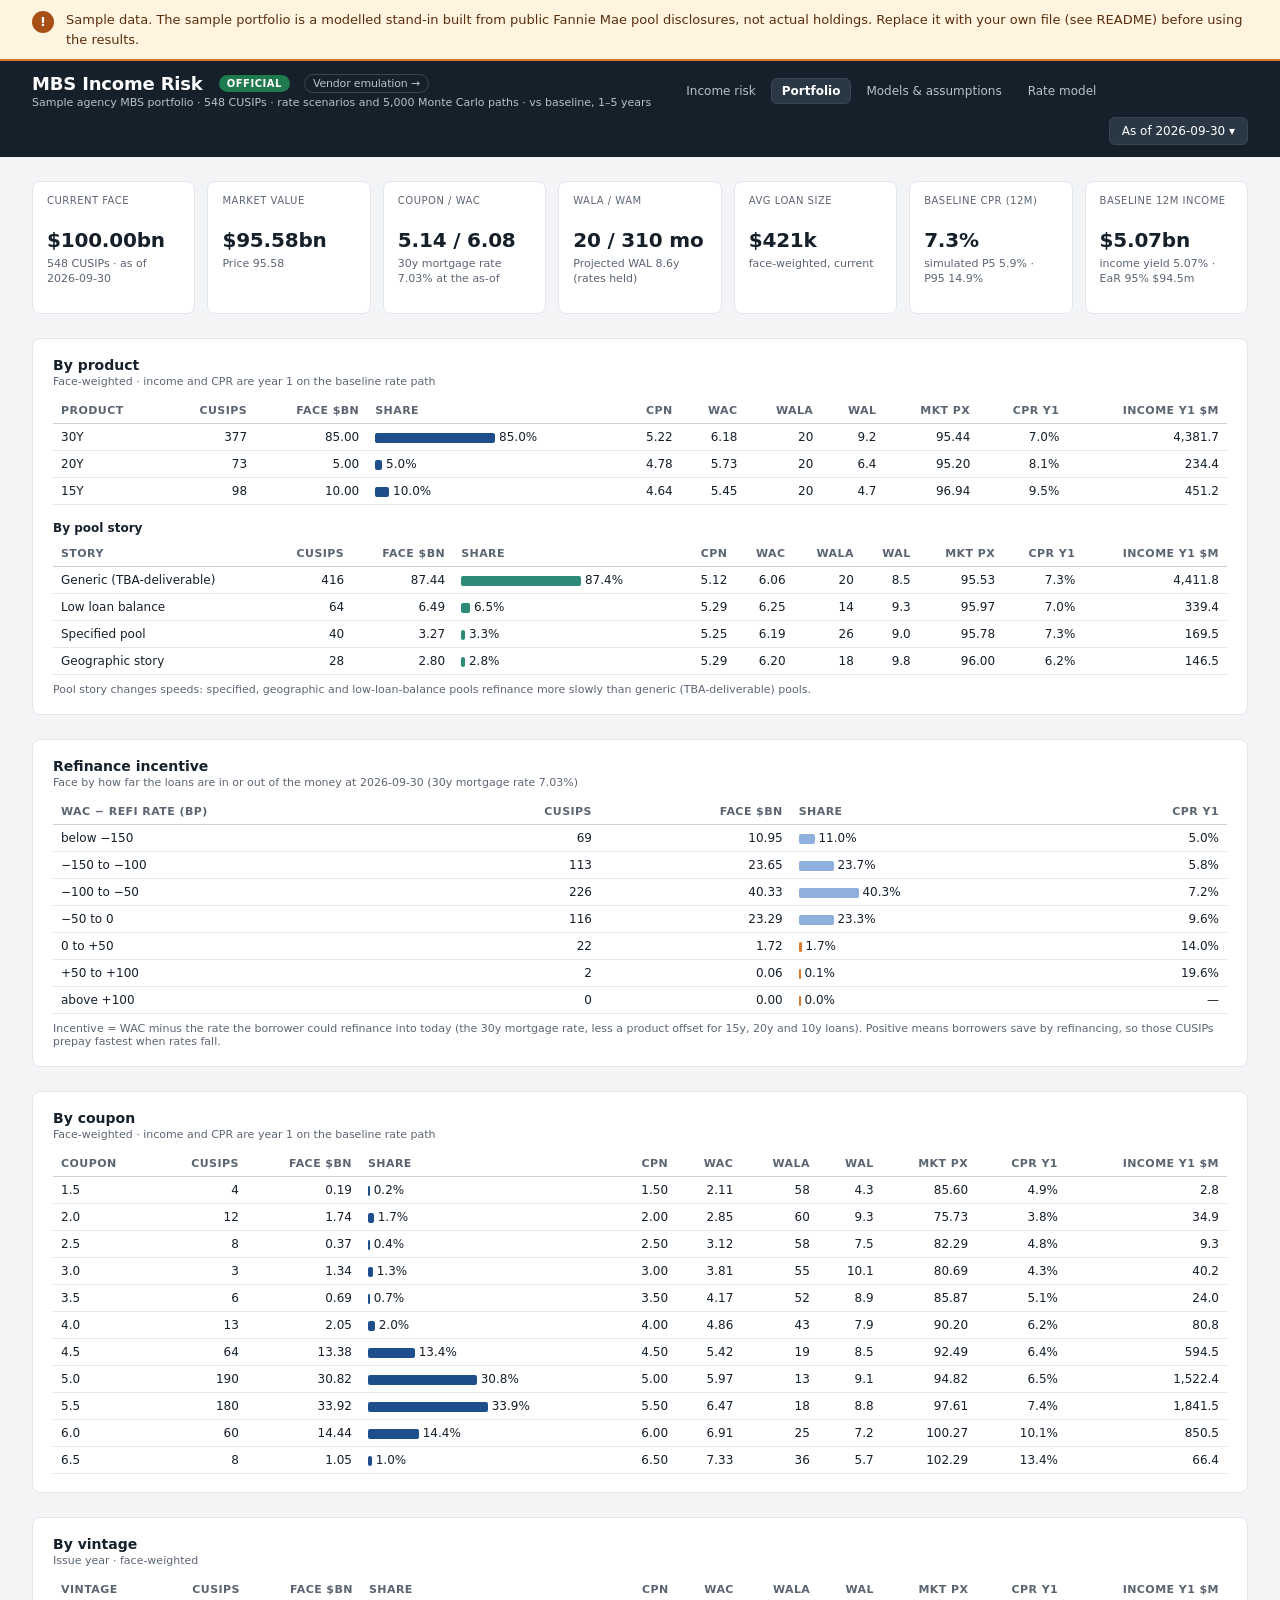
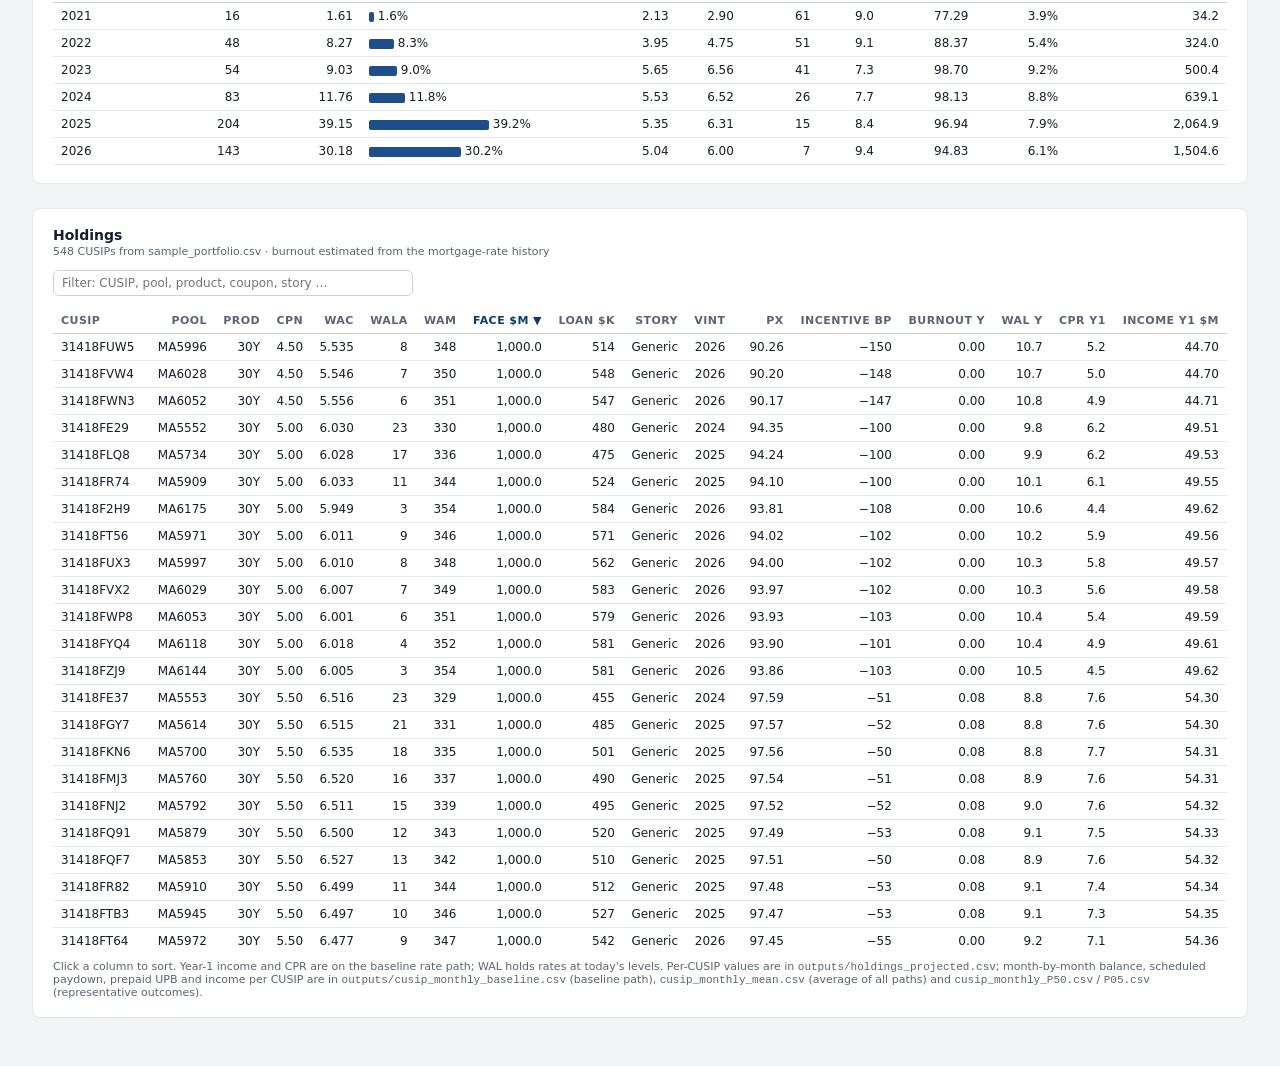
<file: dashboard/portfolio.html>
<!doctype html>
<html lang="en"><head><meta charset="utf-8"><meta name="viewport" content="width=device-width,initial-scale=1">
<title>MBS Income Risk — Portfolio</title>
<link rel="stylesheet" href="styles.css">
<script src="data.js"></script>
<script src="common.js"></script>
</head><body>
<div id="top"></div>
<script>if (window.DATA) header('portfolio.html');</script>
<div class="wrap">
<div class="kpis" id="pkpis"></div>
<div class="card" id="productCard"><h2>By product</h2><div class="sub">Face-weighted · income and CPR are year 1 on the baseline rate path</div><table class="g"><thead id="hProd"></thead><tbody id="bProd"></tbody></table>
  <h3>By pool story</h3><table class="g"><thead id="hStory"></thead><tbody id="bStory"></tbody></table>
  <div class="note">Pool story changes speeds: specified, geographic and low-loan-balance pools refinance more slowly than generic (TBA-deliverable) pools.</div></div>
 <div class="card" id="incCard"><h2>Refinance incentive</h2><div class="sub" id="incSub"></div><table class="g"><thead id="hInc"></thead><tbody id="bInc"></tbody></table>
  <div class="note">Incentive = WAC minus the rate the borrower could refinance into today (the 30y mortgage rate, less a product offset for 15y, 20y and 10y loans). Positive means borrowers save by refinancing, so those CUSIPs prepay fastest when rates fall.</div></div>
<div class="card" id="couponCard"><h2>By coupon</h2><div class="sub">Face-weighted · income and CPR are year 1 on the baseline rate path</div><table class="g"><thead id="hCpn"></thead><tbody id="bCpn"></tbody></table></div>
<div class="card" id="vintageCard"><h2>By vintage</h2><div class="sub">Issue year · face-weighted</div><table class="g"><thead id="hVin"></thead><tbody id="bVin"></tbody></table></div>
<div class="card stackc" id="holdCard"><div><h2>Holdings</h2><div class="sub" id="holdSub"></div></div>
 <div class="grp"><input type="search" id="q" placeholder="Filter: CUSIP, pool, product, coupon, story …" aria-label="Filter holdings" style="width:min(360px,100%)"><span class="note" id="qn" style="margin:0"></span></div>
 <div style="overflow-x:auto;max-height:640px;overflow-y:auto"><table class="g"><thead id="hHold"></thead><tbody id="bHold"></tbody></table></div>
 <div class="note">Click a column to sort. Year-1 income and CPR are on the baseline rate path; WAL holds rates at today's levels. Per-CUSIP values are in <code>outputs/holdings_projected.csv</code>; month-by-month balance, scheduled paydown, prepaid UPB and income per CUSIP are in <code>outputs/cusip_monthly_baseline.csv</code> (baseline path), <code>cusip_monthly_mean.csv</code> (average of all paths) and <code>cusip_monthly_P50.csv</code> / <code>P05.csv</code> (representative outcomes).</div></div>
</div>
<script>
const K = D.kpi, HD = D.holdings, U = K.upb, D1 = D.ear.cumulative[0];
const hasPx = HD.some(r => r.price != null);
$('pkpis').innerHTML = [
  ['Current face', fm(U), `${K.positions.toLocaleString('en-US')} CUSIPs · as of ${D.meta.as_of}`],
  ['Market value', K.market_value == null ? '—' : fm(K.market_value), K.price == null ? 'no market_price in the file' : `Price ${num(K.price, 2)}` + (K.price_coverage < 0.999 ? ` · ${num(100 * K.price_coverage, 0)}% of face priced` : '')],
  ['Coupon / WAC', `${num(K.coupon, 2)} / ${num(K.wac, 2)}`, `30y mortgage rate ${fp(K.spot_mtg, 2)} at the as-of`],
  ['WALA / WAM', `${num(K.wala, 0)} / ${num(K.wam, 0)} mo`, `Projected WAL ${num(K.wal, 1)}y (rates held)`],
  ['Avg loan size', '$' + num(K.loan_size / 1e3, 0) + 'k', 'face-weighted, current'],
  ['Baseline CPR (12m)', fp(D1.cpr.baseline), `simulated P5 ${fp(D1.cpr.p5)} · P95 ${fp(D1.cpr.p95)}`],
  ['Baseline 12m income', fm(D1.baseline), `income yield ${fp(100 * D1.baseline / U, 2)} · EaR 95% ${fm(D1.conf['95'].shortfall)}`],
].map(([l, v, s]) => `<div class="kpi"><div class="l">${l}</div><div class="v" title="${String(v).replace(/<[^>]*>/g, '')}">${v}</div><div class="s" title="${String(s).replace(/<[^>]*>/g, '').replace(/"/g, '&quot;')}">${s}</div></div>`).join('');

const shareBar = (u, mx, c, w = 120) => `<span class="bar" style="width:${Math.max(2, w * u / mx).toFixed(0)}px;background:${c}"></span> ${num(100 * u / U, 1)}%`;
const COLS = `<tr><th></th><th>CUSIPs</th><th>Face $bn</th><th style="text-align:left">Share</th><th>Cpn</th><th>WAC</th><th>WALA</th><th>WAL</th>${hasPx ? '<th>Mkt px</th>' : ''}<th>CPR Y1</th><th>Income Y1 $m</th></tr>`;
function table(head, body, groups, label, color = '#1F4E8C', bw = 120){
  const mx = Math.max(...groups.map(g => g.upb), 1);
  $(head).innerHTML = COLS.replace('<th></th>', `<th>${label}</th>`);
  $(body).innerHTML = groups.map(g => `<tr><td>${esc(g.key)}</td><td>${g.n}</td><td>${num(g.upb / 1e9, 2)}</td><td style="text-align:left">${shareBar(g.upb, mx, color, bw)}</td><td>${num(g.coupon, 2)}</td><td>${num(g.wac, 2)}</td><td>${num(g.wala, 0)}</td><td>${num(g.wal, 1)}</td>${hasPx ? `<td>${g.price == null ? '—' : num(g.price, 2)}</td>` : ''}<td>${fp(g.cpr)}</td><td>${fv(g.income, 1)}</td></tr>`).join(''); }
const ord = ['30Y', '20Y', '15Y', '10Y'];
table('hProd', 'bProd', groupBy(HD, r => r.product).sort((a, b) => ord.indexOf(a.key) - ord.indexOf(b.key)), 'Product');
const SN = {Generic: 'Generic (TBA-deliverable)', Spec: 'Specified pool', Geo: 'Geographic story', LLB: 'Low loan balance'};
table('hStory', 'bStory', groupBy(HD, r => SN[r.story] || r.story).sort((a, b) => b.upb - a.upb), 'Story', '#2E8B7A');
table('hCpn', 'bCpn', groupBy(HD, r => num(r.coupon, r.coupon % 0.5 ? 3 : 1)).sort((a, b) => parseFloat(a.key) - parseFloat(b.key)), 'Coupon');
table('hVin', 'bVin', groupBy(HD, r => String(r.vintage)).sort((a, b) => a.key.localeCompare(b.key)), 'Vintage');
const BK = [[-1e9, -150, 'below −150'], [-150, -100, '−150 to −100'], [-100, -50, '−100 to −50'], [-50, 0, '−50 to 0'], [0, 50, '0 to +50'], [50, 100, '+50 to +100'], [100, 1e9, 'above +100']];
const ig = BK.map(([a, b, l]) => { const rs = HD.filter(r => r.incentive_bp >= a && r.incentive_bp < b); const g = groupBy(rs, () => l)[0] || {key: l, n: 0, upb: 0, coupon: NaN, wac: NaN, wala: NaN, wal: NaN, cpr: NaN, income: 0, price: null}; g.pos = a >= 0; return g; });
$('incSub').textContent = `Face by how far the loans are in or out of the money at ${D.meta.as_of} (30y mortgage rate ${fp(K.spot_mtg, 2)})`;
{ const mx = Math.max(...ig.map(g => g.upb), 1);
  $('hInc').innerHTML = '<tr><th>WAC − refi rate (bp)</th><th>CUSIPs</th><th>Face $bn</th><th style="text-align:left">Share</th><th>CPR Y1</th></tr>';
  $('bInc').innerHTML = ig.map(g => `<tr><td>${g.key}</td><td>${g.n}</td><td>${num(g.upb / 1e9, 2)}</td><td style="text-align:left">${shareBar(g.upb, mx, g.pos ? '#D9772B' : '#8FB0DC', 60)}</td><td>${g.n ? fp(g.cpr) : '—'}</td></tr>`).join(''); }

// holdings table: filter + sort
const HC = [['cusip', 'CUSIP', 's'], ['pool', 'Pool', 's'], ['product', 'Prod', 's'], ['coupon', 'Cpn', 2], ['wac', 'WAC', 3], ['wala', 'WALA', 0], ['wam', 'WAM', 0],
  ['upb', 'Face $m', 'm'], ['loan_size', 'Loan $k', 'k'], ['story', 'Story', 's'], ['vintage', 'Vint', 's'], ...(hasPx ? [['price', 'Px', 2]] : []),
  ['incentive_bp', 'Incentive bp', 'b'], ['burnout', 'Burnout y', 2], ['wal', 'WAL y', 1], ['cpr_y1', 'CPR Y1', 1], ['income_y1', 'Income Y1 $m', 'm2']];
let SK = 'upb', SD = -1, Q = '';
const fmtc = (v, t) => v == null ? '—' : t === 's' ? esc(v) : t === 'm' ? num(v / 1e6, 1) : t === 'm2' ? num(v / 1e6, 2) : t === 'k' ? num(v / 1e3, 0) : t === 'b' ? fbp(v) : num(v, t);
function renderHold(){
  const q = Q.trim().toLowerCase();
  let rs = q ? HD.filter(r => [r.cusip, r.pool, r.product, r.story, r.vintage, num(r.coupon, 1)].join(' ').toLowerCase().includes(q)) : HD.slice();
  rs.sort((a, b) => { const x = a[SK], y = b[SK]; return (typeof x === 'string' ? String(x).localeCompare(String(y)) : (x ?? -1e18) - (y ?? -1e18)) * SD; });
  $('hHold').innerHTML = '<tr>' + HC.map(([k, l]) => `<th class="sort${k === SK ? ' on' : ''}" data-k="${k}" tabindex="0" aria-sort="${k === SK ? (SD > 0 ? 'ascending' : 'descending') : 'none'}">${l}${k === SK ? (SD > 0 ? ' ▲' : ' ▼') : ''}</th>`).join('') + '</tr>';
  $('bHold').innerHTML = rs.map(r => '<tr>' + HC.map(([k, , t]) => `<td>${fmtc(r[k], t)}</td>`).join('') + '</tr>').join('');
  const u = rs.reduce((a, r) => a + r.upb, 0);
  $('qn').textContent = q ? `${rs.length} of ${HD.length} CUSIPs · ${fm(u)} face` : '';
  $('holdSub').textContent = `${HD.length.toLocaleString('en-US')} CUSIPs from ${D.meta.portfolio_file} · burnout ${D.model.burnout_source.file ? 'from the file' : 'estimated from the mortgage-rate history'}`; }
$('hHold').addEventListener('click', e => { const th = e.target.closest('th[data-k]'); if (!th) return; const k = th.dataset.k; SD = k === SK ? -SD : (k === 'cusip' || k === 'pool' || k === 'story' ? 1 : -1); SK = k; renderHold(); });
$('hHold').addEventListener('keydown', e => { if (e.key === 'Enter' || e.key === ' ') { e.preventDefault(); e.target.click(); } });
$('q').addEventListener('input', e => { Q = e.target.value; renderHold(); });
renderHold();
</script>
</body></html>
</file>
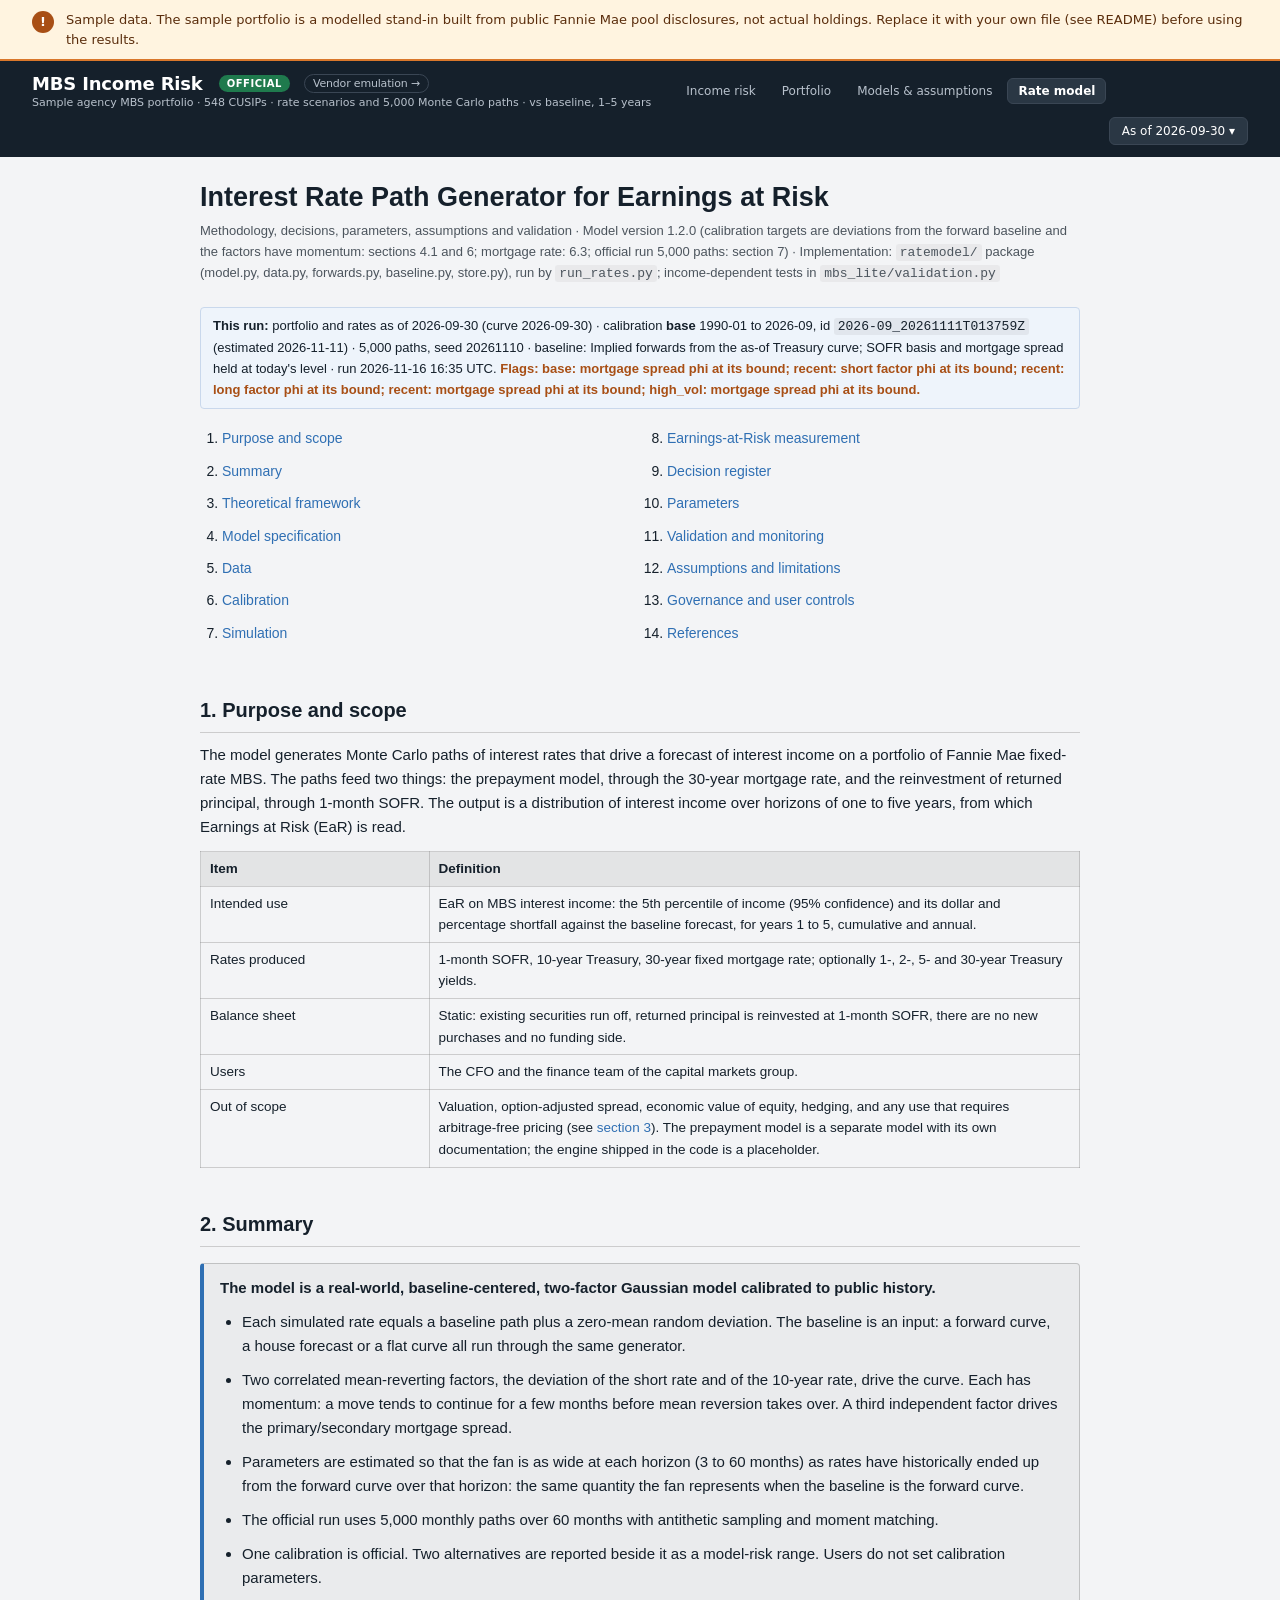
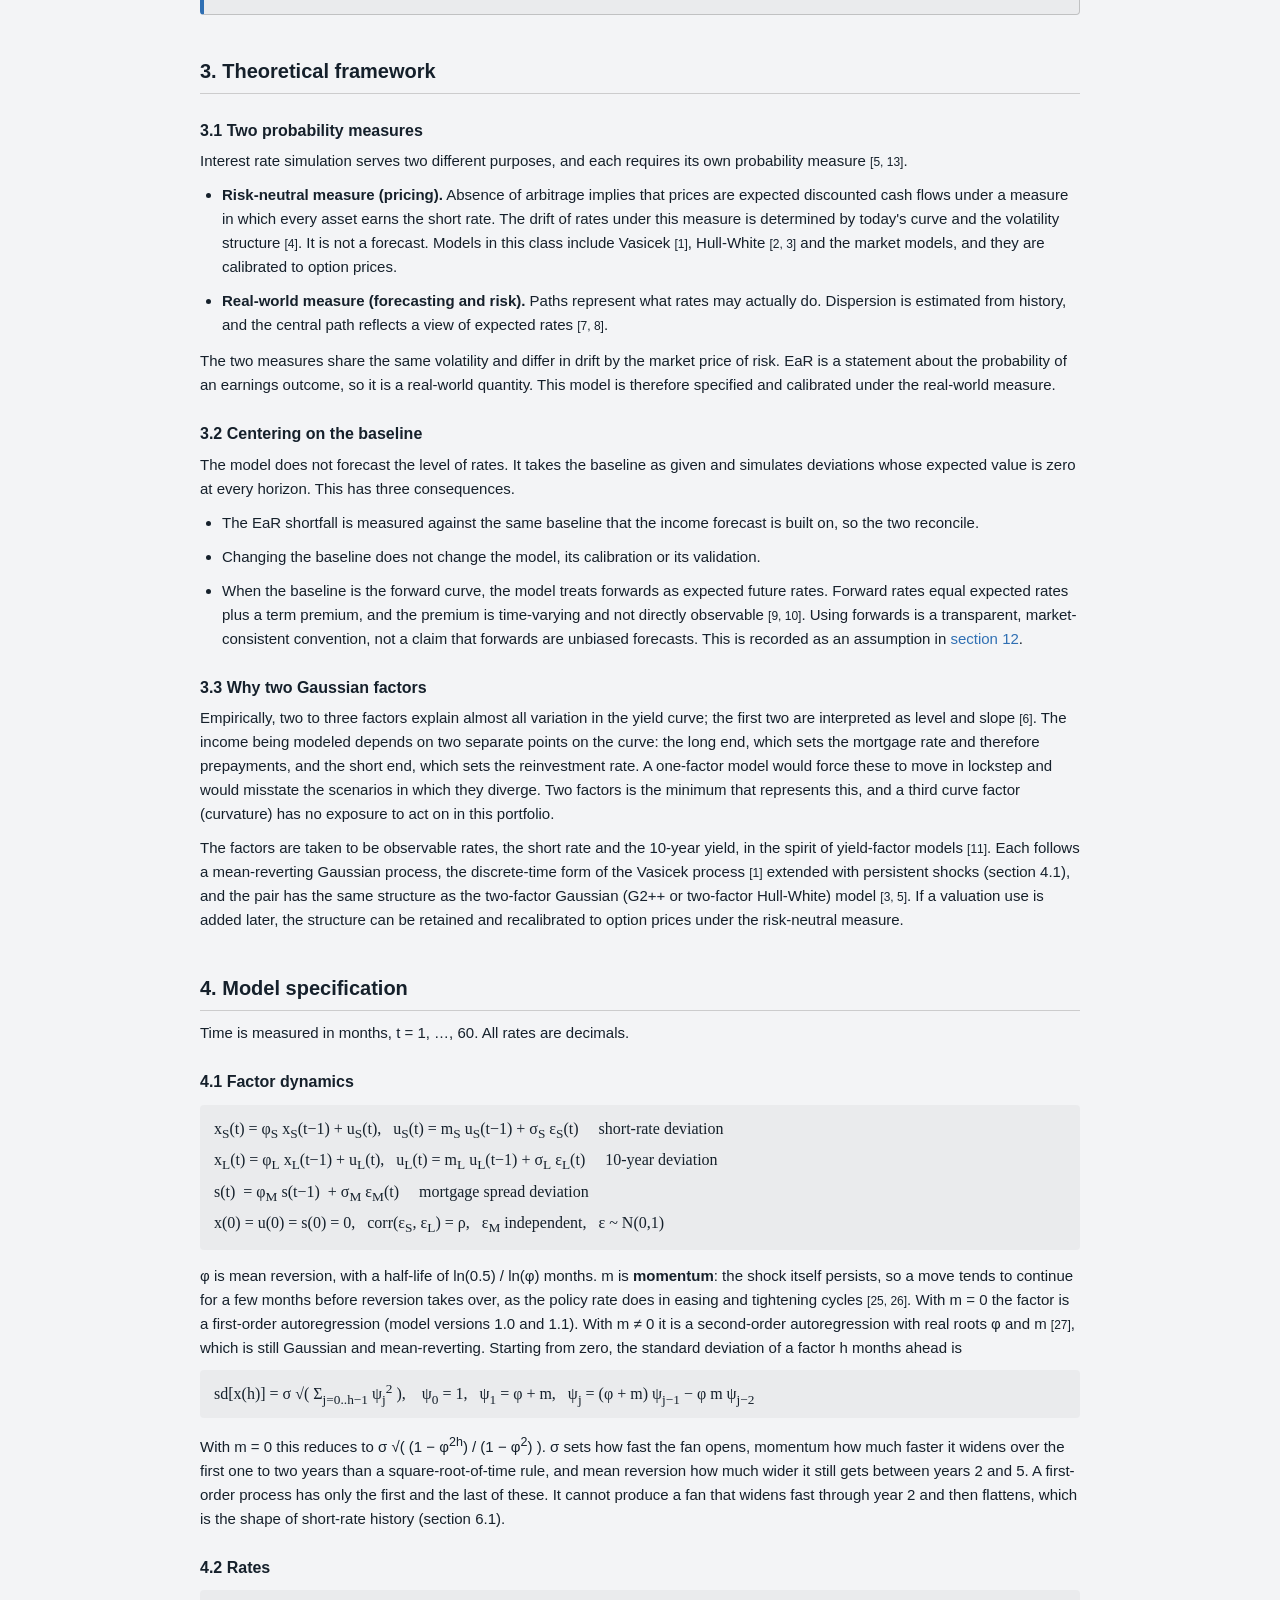
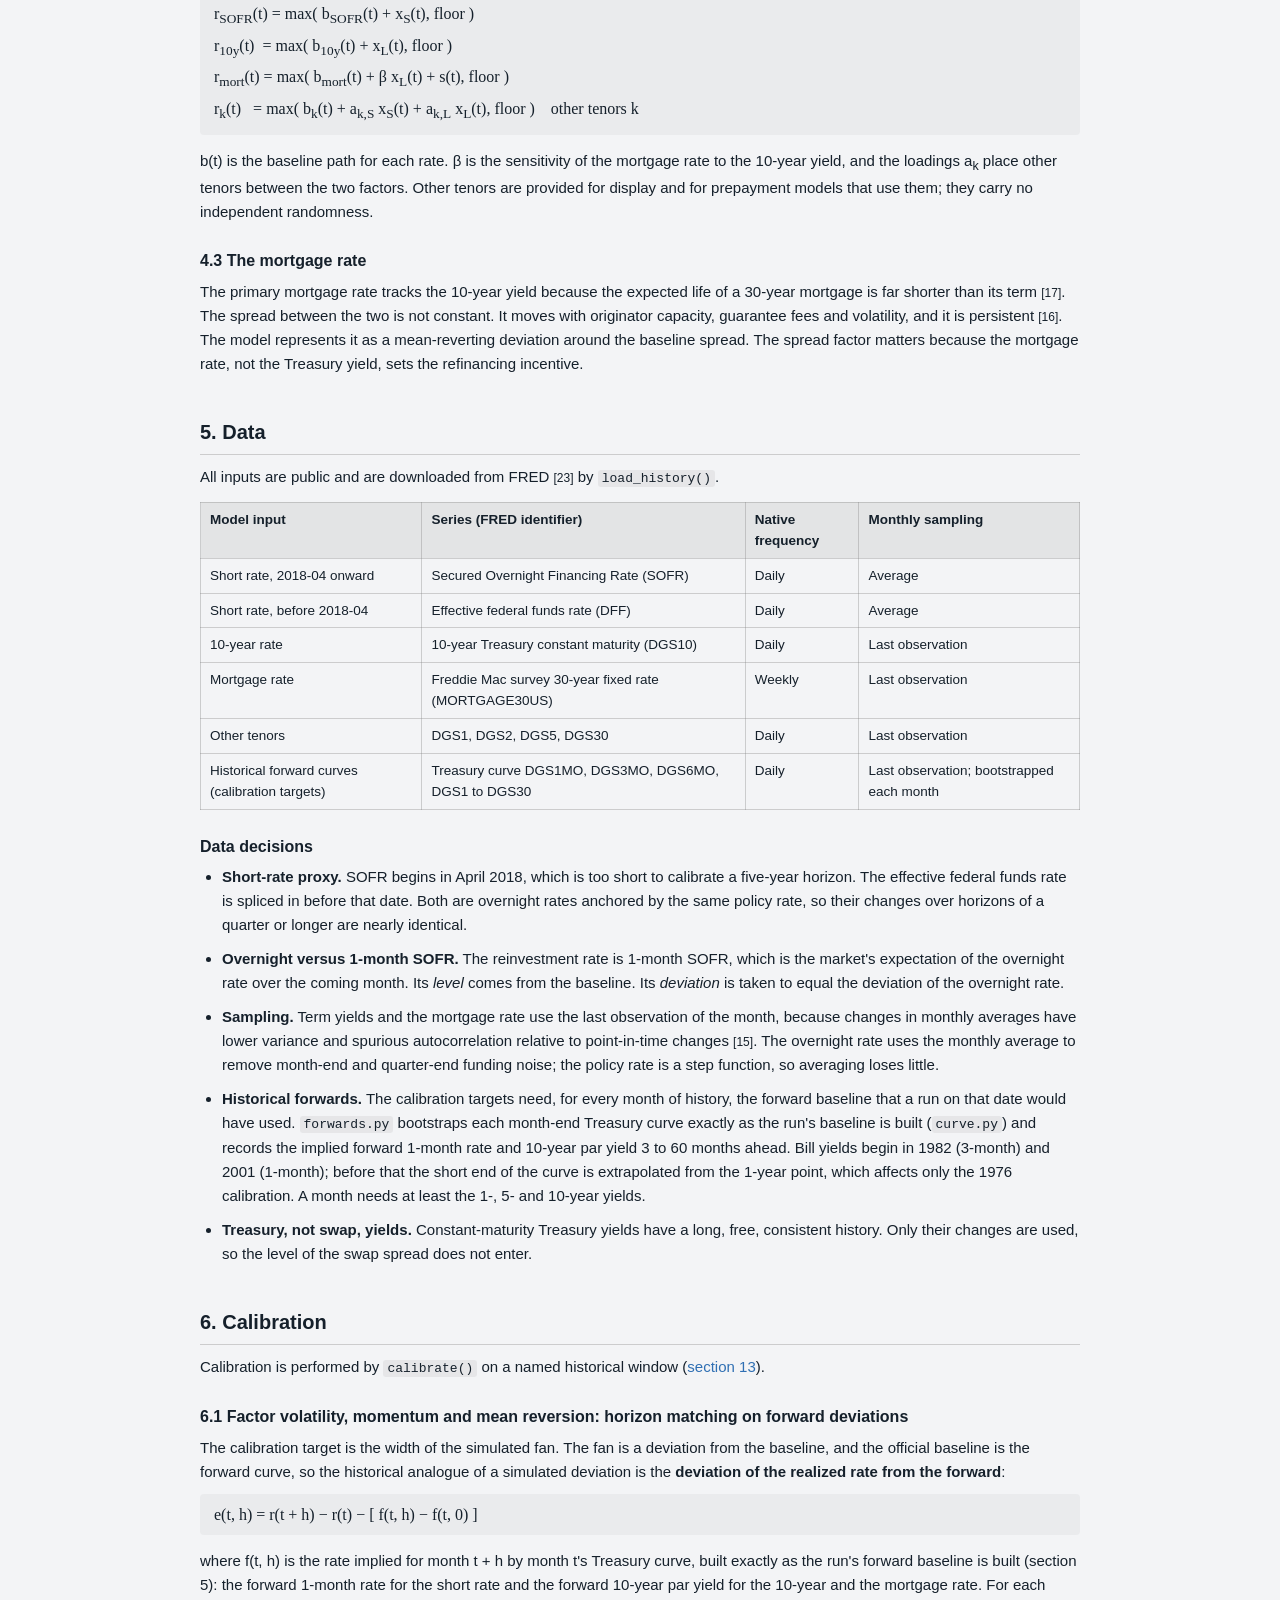
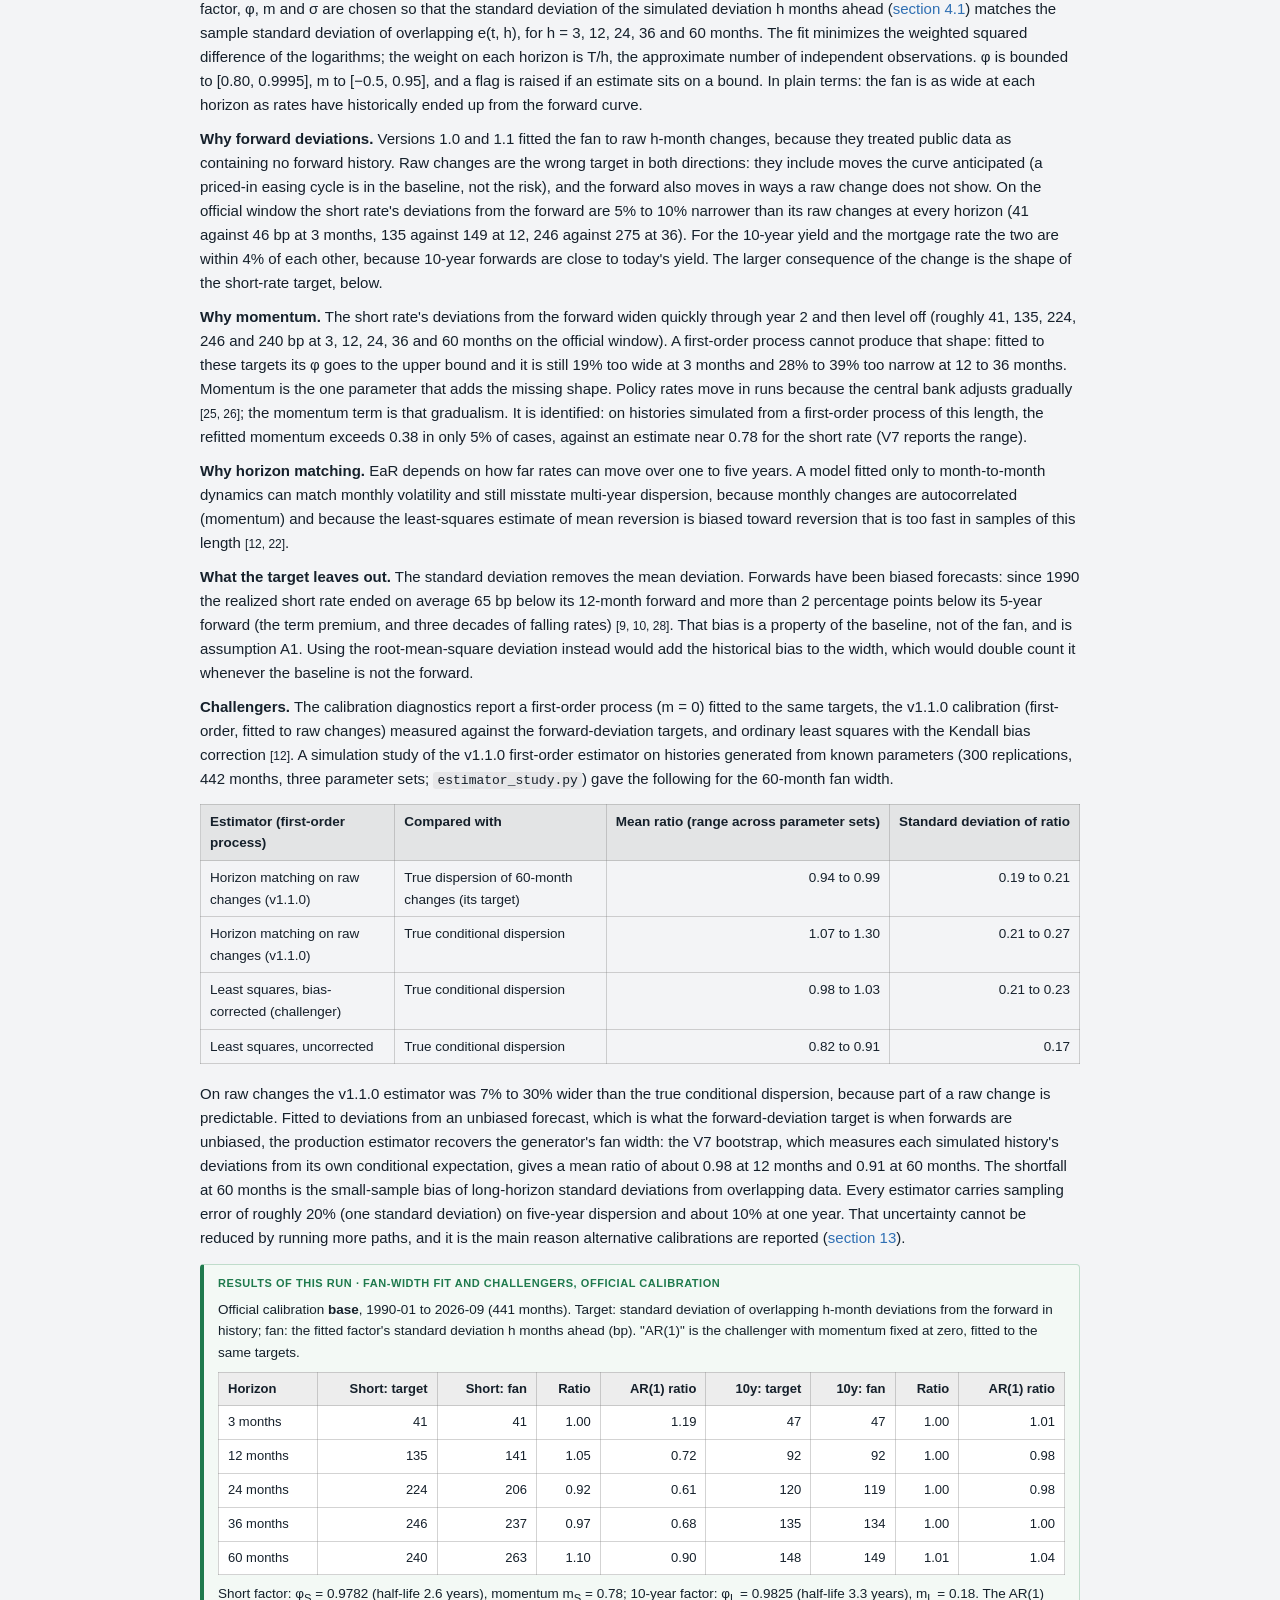
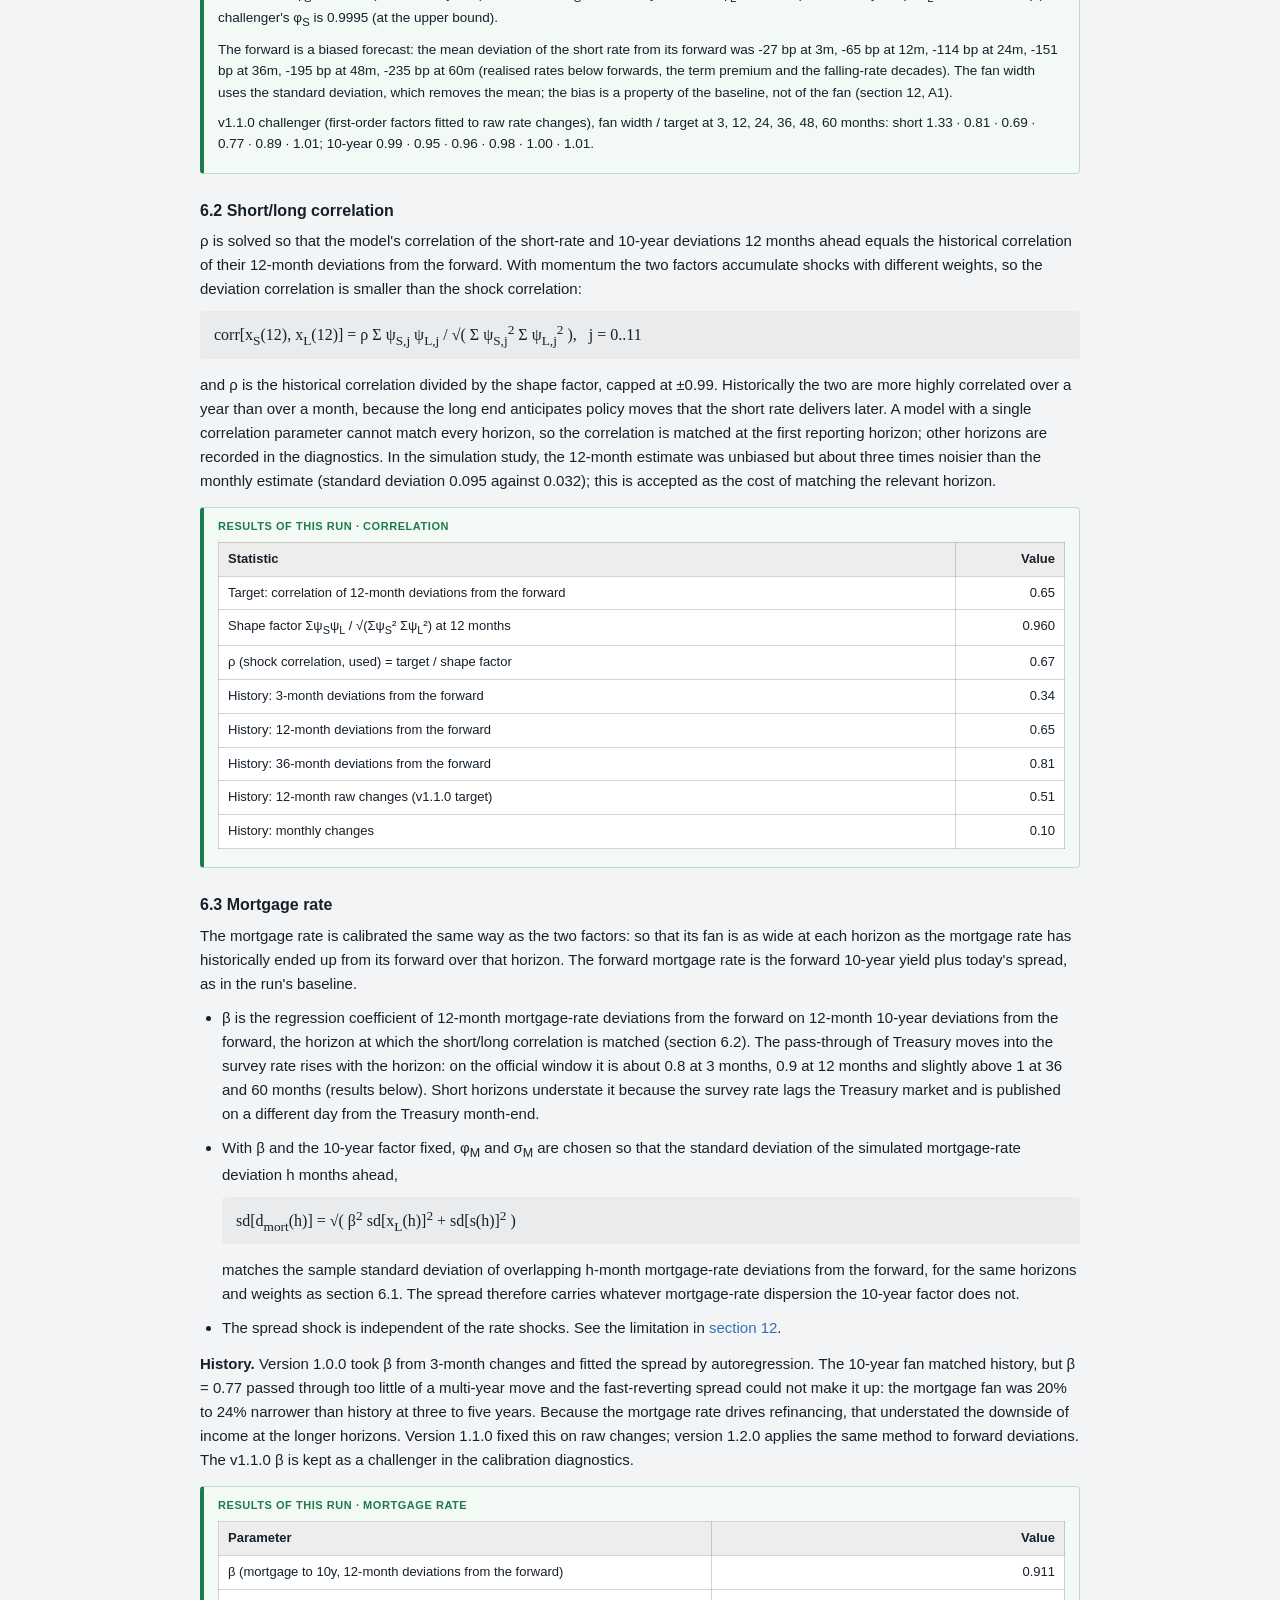
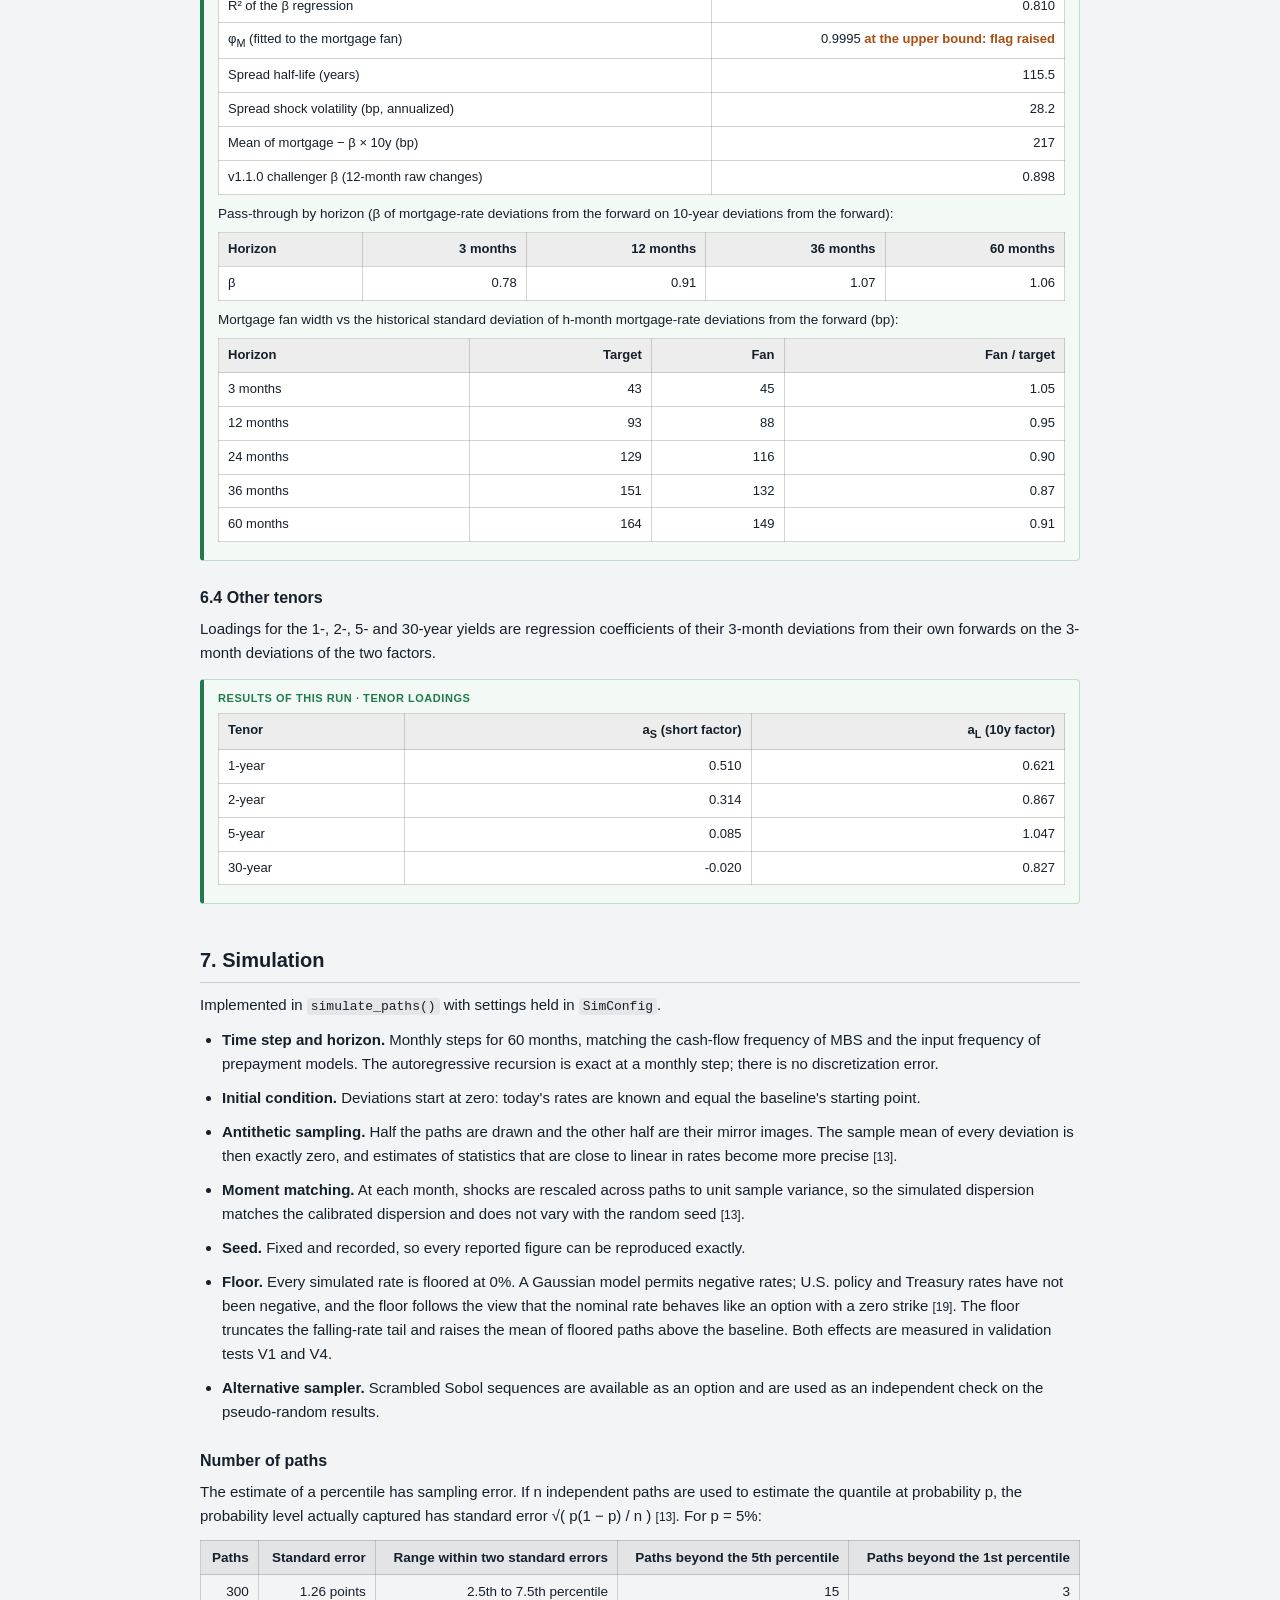
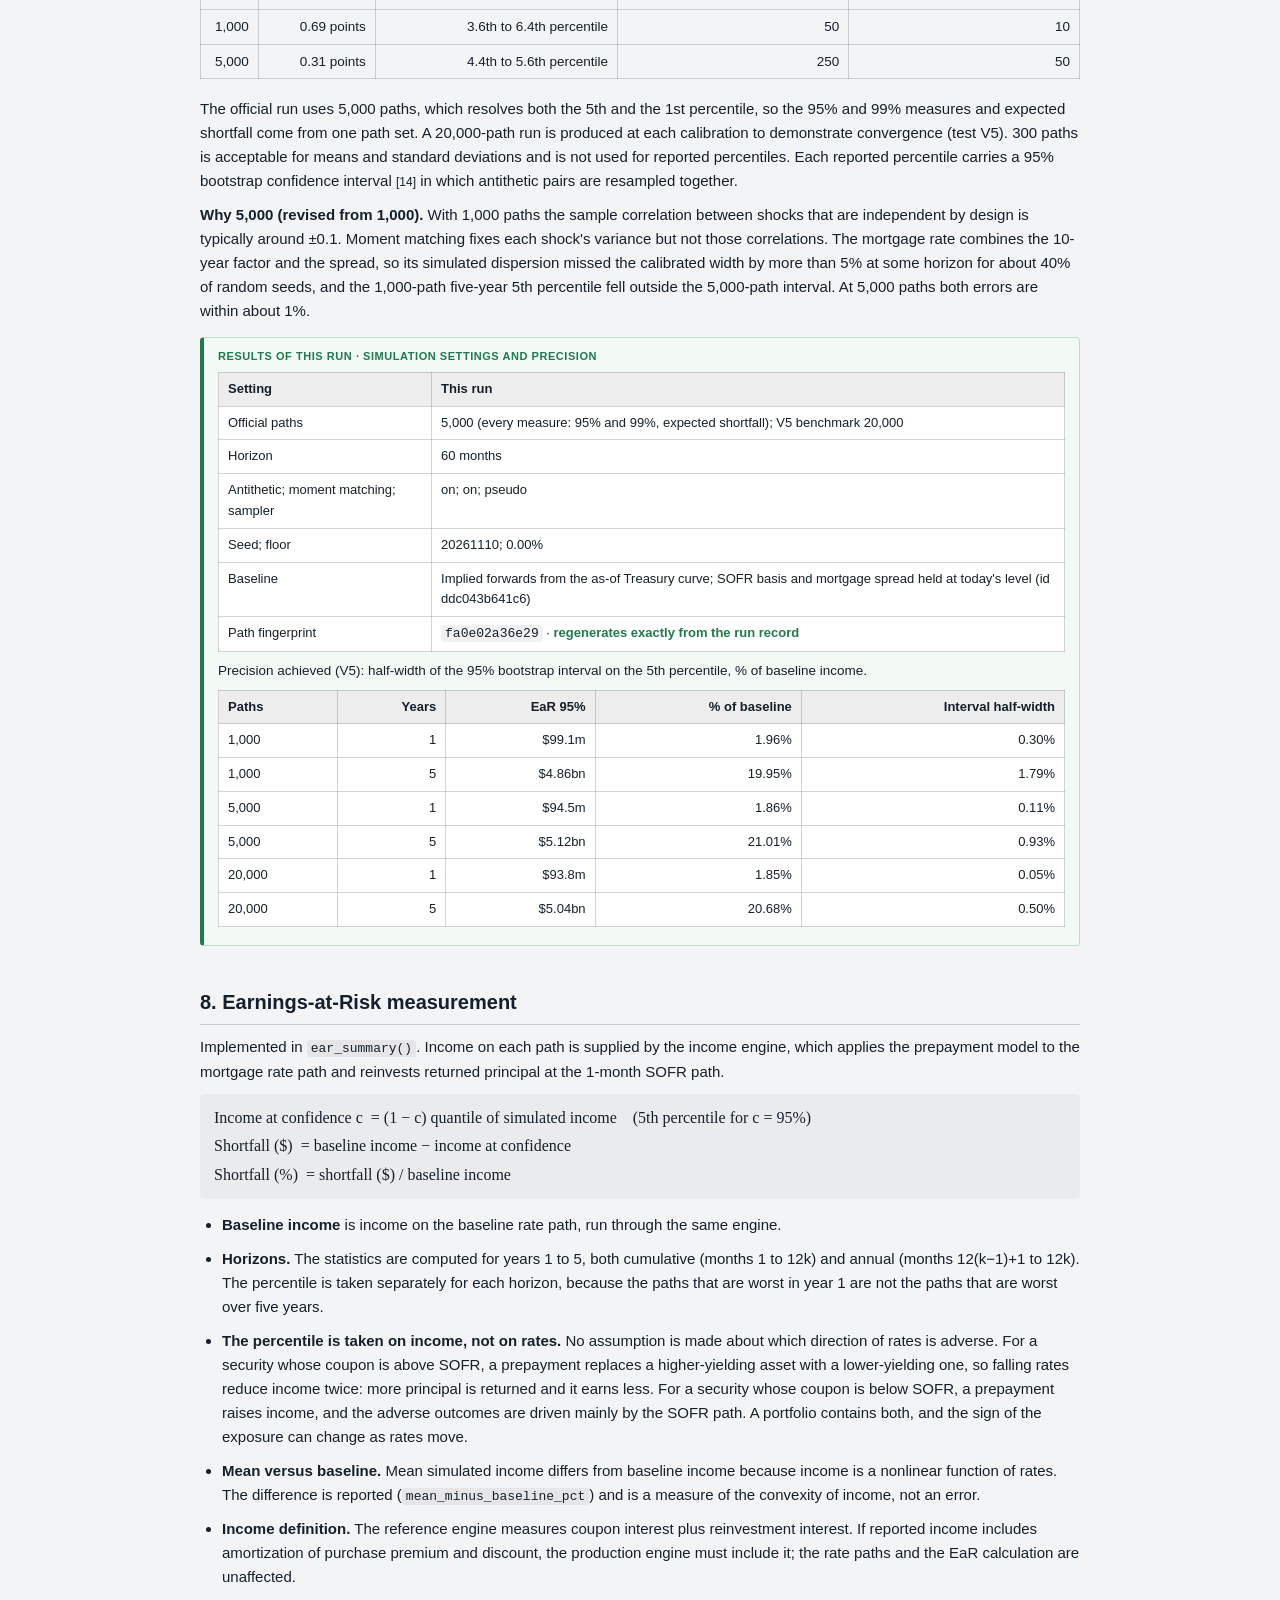
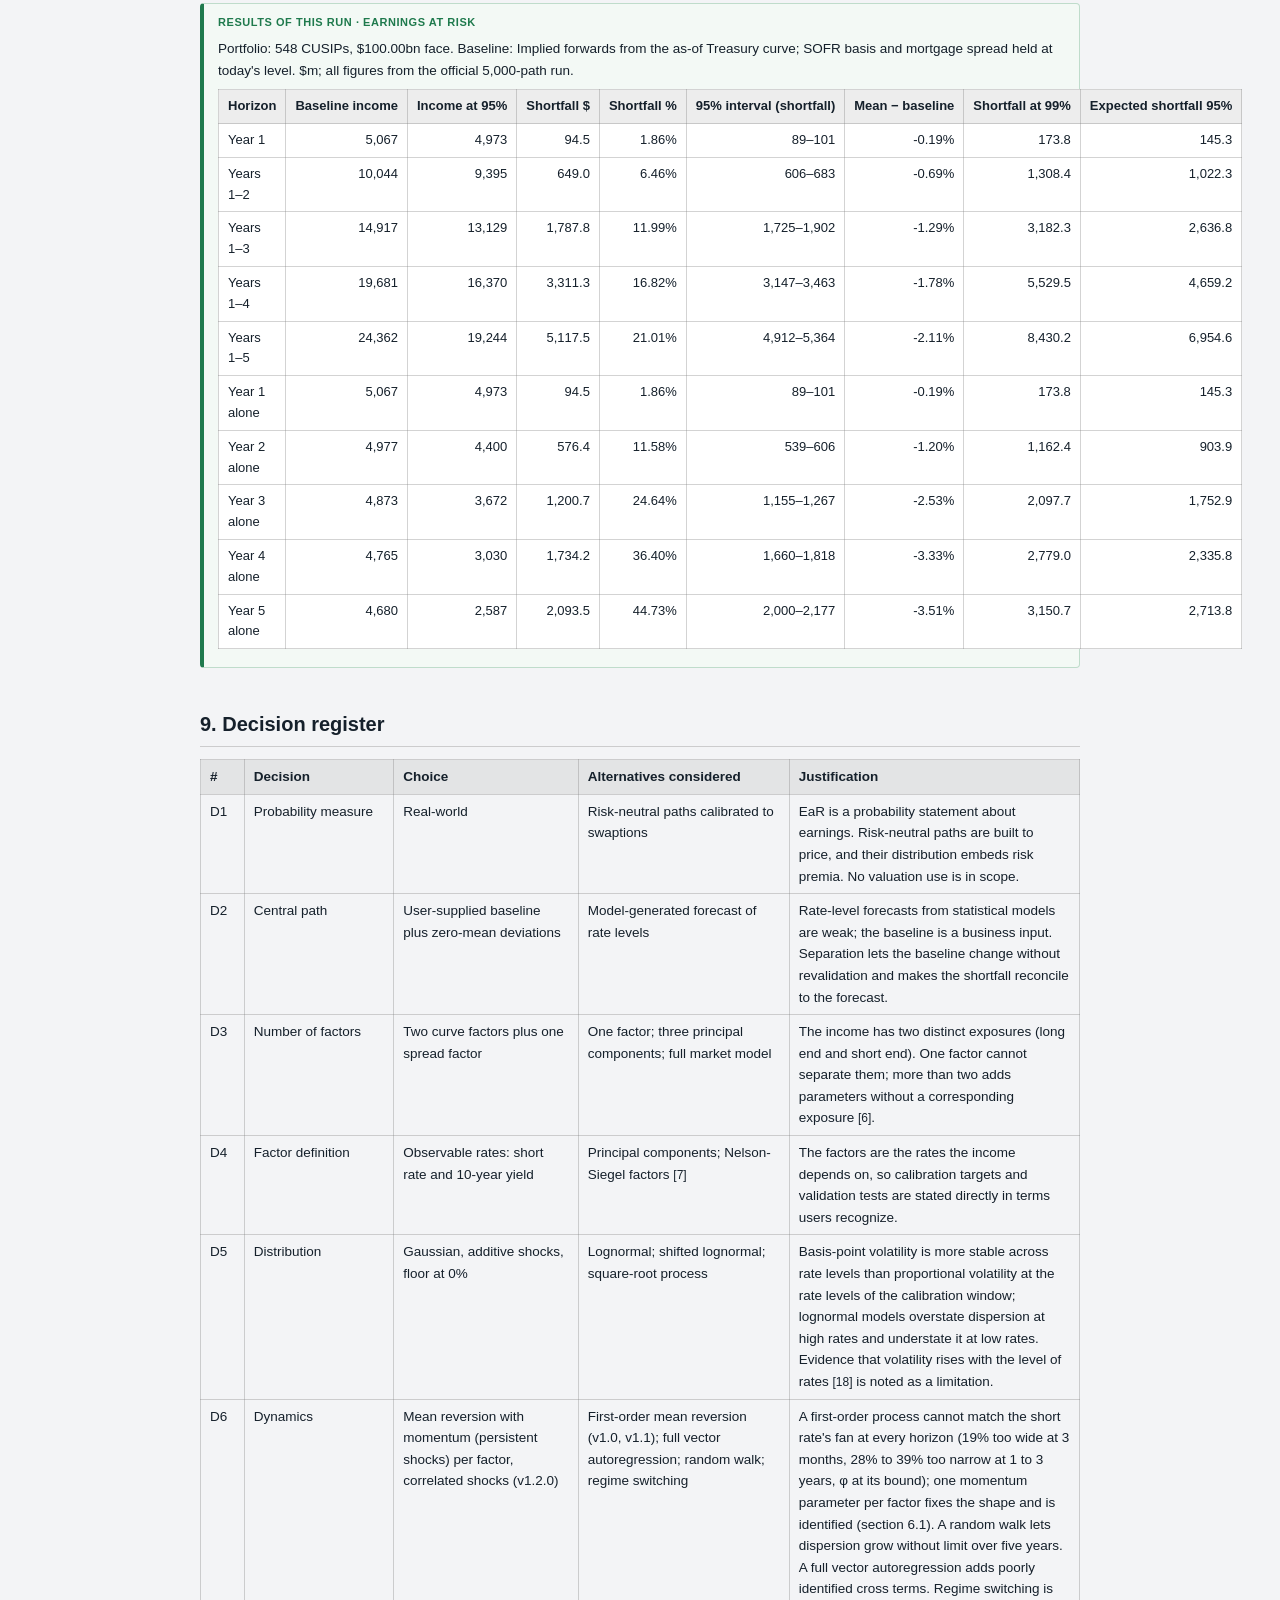
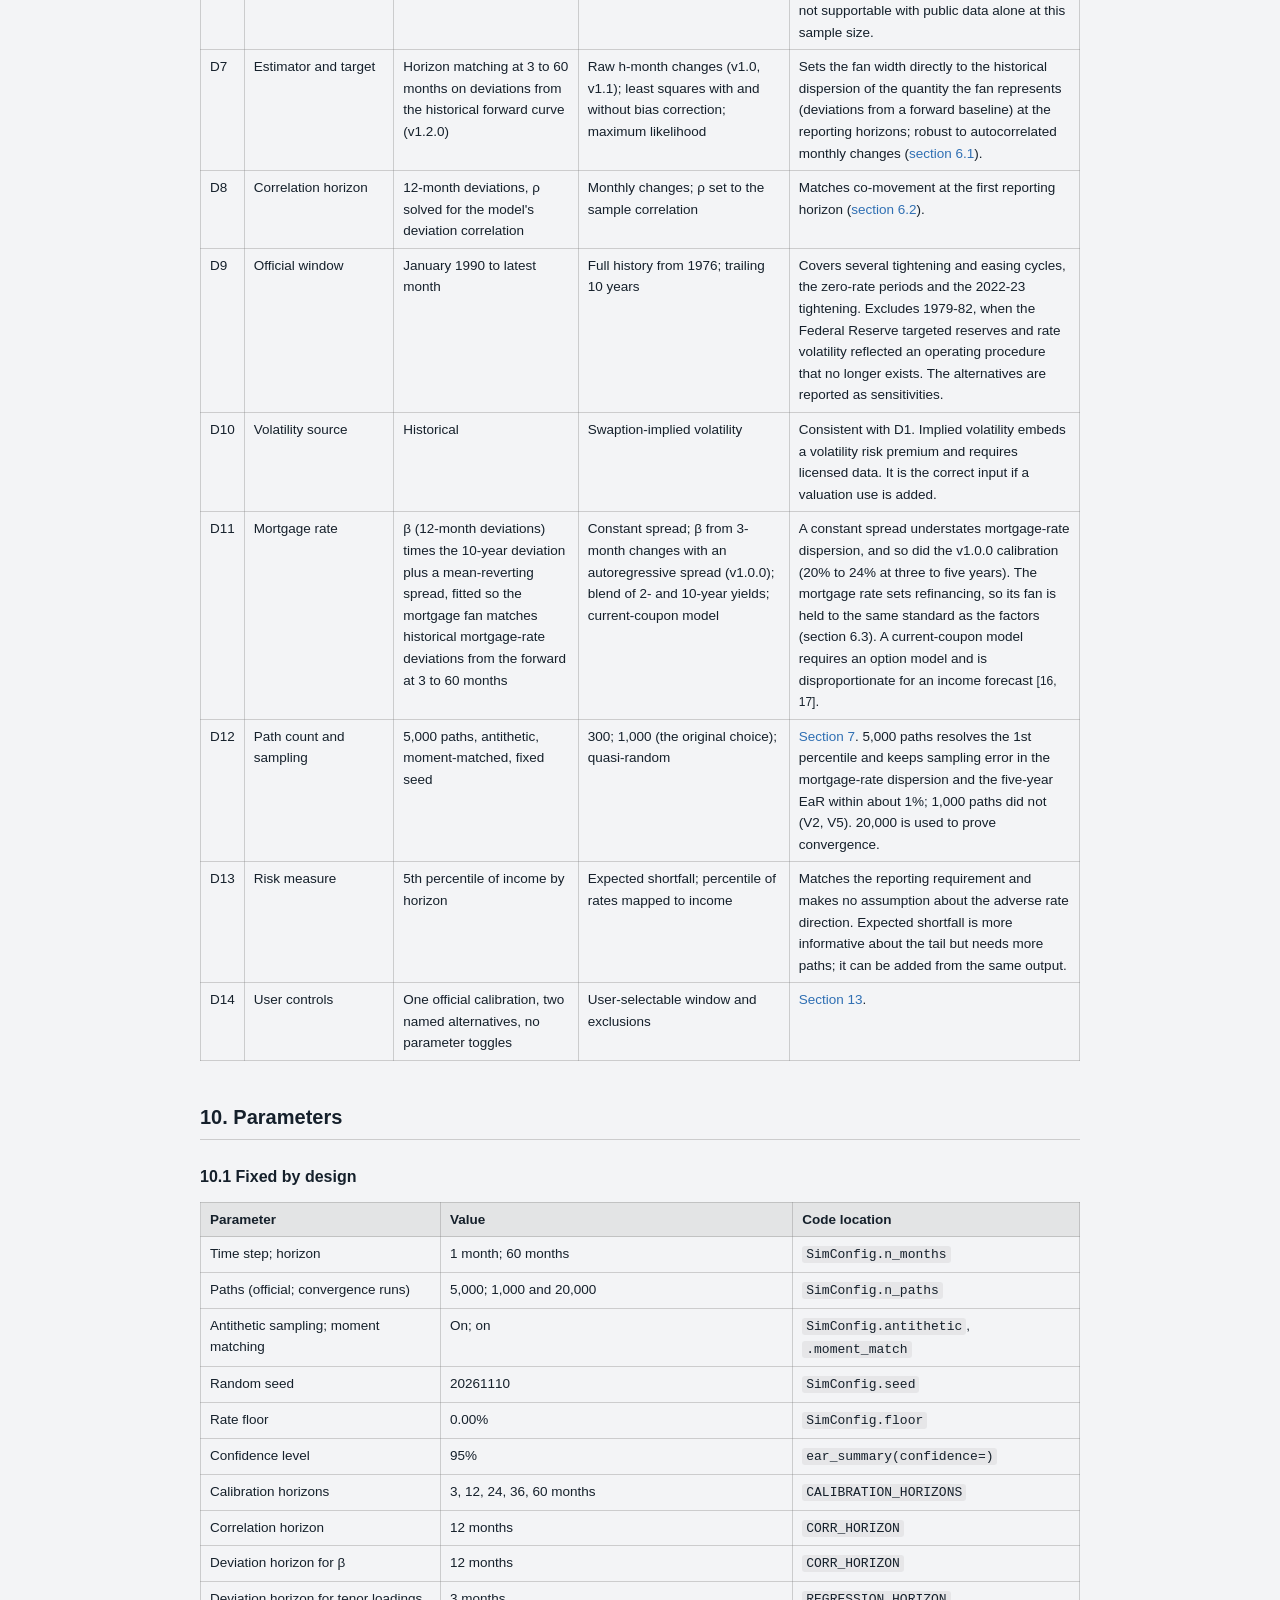
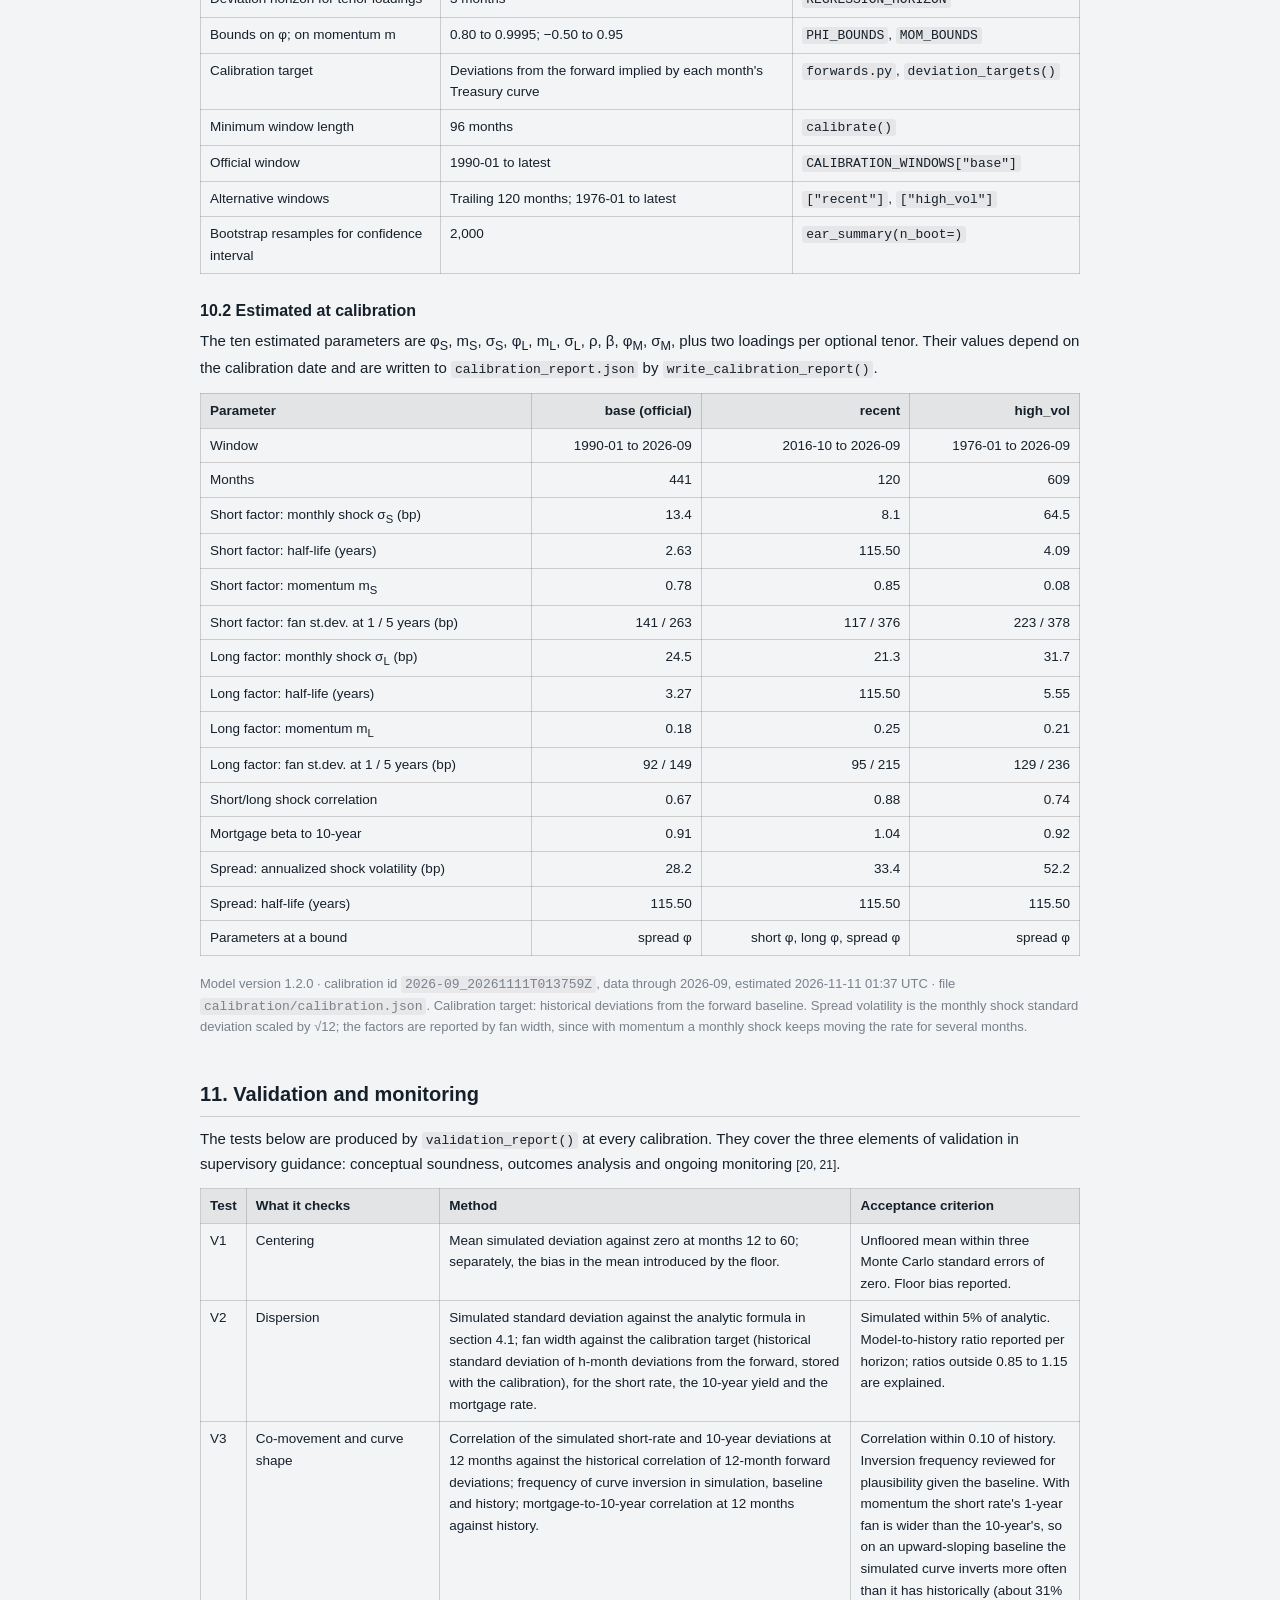
<file: dashboard/whitepaper.html>
<!DOCTYPE html>
<html lang="en">
<head>
<meta charset="utf-8">
<meta name="viewport" content="width=device-width, initial-scale=1">
<title>MBS Income Risk — Rate model</title>
<link rel="stylesheet" href="styles.css">
<style>
  .wp { max-width: 880px; margin: 0 auto; padding: 24px 20px 64px; color: inherit;
        font: 15px/1.6 -apple-system, "Segoe UI", Roboto, Helvetica, Arial, sans-serif; }
  .wp h1 { font-size: 27px; line-height: 1.25; margin: 0 0 6px; }
  .wp h2 { font-size: 20px; margin: 40px 0 10px; padding-bottom: 6px; border-bottom: 1px solid rgba(128,128,128,.35); }
  .wp h3 { font-size: 16px; margin: 24px 0 6px; }
  .wp p, .wp li { margin: 0 0 10px; }
  .wp ul, .wp ol { padding-left: 22px; margin: 0 0 12px; }
  .wp .meta { opacity: .75; font-size: 13px; margin-bottom: 22px; }
  .wp .box { border: 1px solid rgba(128,128,128,.4); border-left: 4px solid #2f6fb3; border-radius: 4px;
             padding: 12px 16px; margin: 16px 0; background: rgba(128,128,128,.07); }
  .wp .eq { font-family: "Cambria Math", Cambria, Georgia, serif; font-size: 16px; padding: 8px 14px; margin: 10px 0 14px;
            background: rgba(128,128,128,.08); border-radius: 4px; overflow-x: auto; white-space: nowrap; }
  .wp .eq div { margin: 3px 0; }
  .wp table { border-collapse: collapse; width: 100%; margin: 12px 0 18px; font-size: 13.5px; }
  .wp th, .wp td { border: 1px solid rgba(128,128,128,.35); padding: 6px 9px; text-align: left; vertical-align: top; }
  .wp th { background: rgba(128,128,128,.14); font-weight: 600; }
  .wp td.n, .wp th.n { text-align: right; white-space: nowrap; }
  .wp code { font-family: Consolas, Menlo, monospace; font-size: 13px; background: rgba(128,128,128,.12); padding: 1px 4px; border-radius: 3px; }
  .wp nav ol { columns: 2; column-gap: 32px; font-size: 14px; }
  .wp nav a, .wp a { color: #2f6fb3; text-decoration: none; }
  .wp a:hover { text-decoration: underline; }
  .wp .ref li { font-size: 13.5px; margin-bottom: 7px; }
  .wp .cite { font-size: 12px; vertical-align: baseline; }
  .wp .note { font-size: 13px; opacity: .8; }
  @media (max-width: 640px) { .wp nav ol { columns: 1; } }
  .wp th, .wp td { white-space: normal; font-variant-numeric: tabular-nums; }
  .wp th { text-transform: none; letter-spacing: 0; font-size: inherit; color: inherit; }
  .wp td.n, .wp th.n { white-space: nowrap; }
  .wp .res { border: 1px solid #BFDCCB; border-left: 4px solid #1F7A4D; border-radius: 4px; background: #F3F9F5;
             padding: 10px 14px; margin: 14px 0 20px; }
  .wp .res-h { font-size: 11px; font-weight: 700; letter-spacing: .05em; text-transform: uppercase; color: #1F7A4D; margin-bottom: 6px; }
  .wp .res table { margin: 6px 0 8px; font-size: 13px; background: #fff; }
  .wp .res p { margin: 4px 0 8px; font-size: 13.5px; }
  .wp .ok { color: #1F7A4D; font-weight: 600; } .wp .bad { color: #B23434; font-weight: 600; } .wp .warn { color: #A84F15; font-weight: 600; }
  .wp .runline { border: 1px solid #C9D8EC; background: #EEF4FB; border-radius: 4px; padding: 8px 12px; font-size: 13px; margin: 0 0 18px; }
</style>
<script src="data.js"></script>
<script src="common.js"></script>
<script src="whitepaper.js"></script>
</head>
<body>
<div id="top"></div>
<script>if (window.DATA) header('whitepaper.html');</script>
<div class="wp" id="ear-whitepaper" data-calibration-src="calibration_report.json">

<h1>Interest Rate Path Generator for Earnings at Risk</h1>
<div class="meta">Methodology, decisions, parameters, assumptions and validation &middot; Model version 1.2.0 (calibration targets are deviations from the forward baseline and the factors have momentum: sections 4.1 and 6; mortgage rate: 6.3; official run 5,000 paths: section 7) &middot;
Implementation: <code>ratemodel/</code> package (model.py, data.py, forwards.py, baseline.py, store.py), run by <code>run_rates.py</code>; income-dependent tests in <code>mbs_lite/validation.py</code></div>
<div class="runline" id="res-meta" hidden></div>

<nav>
<ol>
  <li><a href="#s1">Purpose and scope</a></li>
  <li><a href="#s2">Summary</a></li>
  <li><a href="#s3">Theoretical framework</a></li>
  <li><a href="#s4">Model specification</a></li>
  <li><a href="#s5">Data</a></li>
  <li><a href="#s6">Calibration</a></li>
  <li><a href="#s7">Simulation</a></li>
  <li><a href="#s8">Earnings-at-Risk measurement</a></li>
  <li><a href="#s9">Decision register</a></li>
  <li><a href="#s10">Parameters</a></li>
  <li><a href="#s11">Validation and monitoring</a></li>
  <li><a href="#s12">Assumptions and limitations</a></li>
  <li><a href="#s13">Governance and user controls</a></li>
  <li><a href="#s14">References</a></li>
</ol>
</nav>

<!-- ===================================================================== -->
<h2 id="s1">1. Purpose and scope</h2>
<p>The model generates Monte Carlo paths of interest rates that drive a forecast of interest income on a portfolio of
Fannie Mae fixed-rate MBS. The paths feed two things: the prepayment model, through the 30-year mortgage rate, and the
reinvestment of returned principal, through 1-month SOFR. The output is a distribution of interest income over
horizons of one to five years, from which Earnings at Risk (EaR) is read.</p>
<table>
  <tr><th style="width:26%">Item</th><th>Definition</th></tr>
  <tr><td>Intended use</td><td>EaR on MBS interest income: the 5th percentile of income (95% confidence) and its dollar and
      percentage shortfall against the baseline forecast, for years 1 to 5, cumulative and annual.</td></tr>
  <tr><td>Rates produced</td><td>1-month SOFR, 10-year Treasury, 30-year fixed mortgage rate; optionally 1-, 2-, 5- and
      30-year Treasury yields.</td></tr>
  <tr><td>Balance sheet</td><td>Static: existing securities run off, returned principal is reinvested at 1-month SOFR,
      there are no new purchases and no funding side.</td></tr>
  <tr><td>Users</td><td>The CFO and the finance team of the capital markets group.</td></tr>
  <tr><td>Out of scope</td><td>Valuation, option-adjusted spread, economic value of equity, hedging, and any use that
      requires arbitrage-free pricing (see <a href="#s3">section 3</a>). The prepayment model is a separate model with its
      own documentation; the engine shipped in the code is a placeholder.</td></tr>
</table>

<!-- ===================================================================== -->
<h2 id="s2">2. Summary</h2>
<div class="box">
<p><strong>The model is a real-world, baseline-centered, two-factor Gaussian model calibrated to public history.</strong></p>
<ul>
  <li>Each simulated rate equals a baseline path plus a zero-mean random deviation. The baseline is an input: a forward
      curve, a house forecast or a flat curve all run through the same generator.</li>
  <li>Two correlated mean-reverting factors, the deviation of the short rate and of the 10-year rate, drive the curve.
      Each has momentum: a move tends to continue for a few months before mean reversion takes over. A third
      independent factor drives the primary/secondary mortgage spread.</li>
  <li>Parameters are estimated so that the fan is as wide at each horizon (3 to 60 months) as rates have historically
      ended up from the forward curve over that horizon: the same quantity the fan represents when the baseline is the
      forward curve.</li>
  <li>The official run uses 5,000 monthly paths over 60 months with antithetic sampling and moment matching.</li>
  <li>One calibration is official. Two alternatives are reported beside it as a model-risk range. Users do not set
      calibration parameters.</li>
</ul>
</div>

<!-- ===================================================================== -->
<h2 id="s3">3. Theoretical framework</h2>

<h3>3.1 Two probability measures</h3>
<p>Interest rate simulation serves two different purposes, and each requires its own probability measure
<span class="cite">[5, 13]</span>.</p>
<ul>
  <li><strong>Risk-neutral measure (pricing).</strong> Absence of arbitrage implies that prices are expected discounted
      cash flows under a measure in which every asset earns the short rate. The drift of rates under this measure is
      determined by today's curve and the volatility structure <span class="cite">[4]</span>. It is not a forecast. Models
      in this class include Vasicek <span class="cite">[1]</span>, Hull-White <span class="cite">[2, 3]</span> and the
      market models, and they are calibrated to option prices.</li>
  <li><strong>Real-world measure (forecasting and risk).</strong> Paths represent what rates may actually do. Dispersion
      is estimated from history, and the central path reflects a view of expected rates
      <span class="cite">[7, 8]</span>.</li>
</ul>
<p>The two measures share the same volatility and differ in drift by the market price of risk. EaR is a statement
about the probability of an earnings outcome, so it is a real-world quantity. This model is therefore specified and
calibrated under the real-world measure.</p>

<h3>3.2 Centering on the baseline</h3>
<p>The model does not forecast the level of rates. It takes the baseline as given and simulates deviations whose
expected value is zero at every horizon. This has three consequences.</p>
<ul>
  <li>The EaR shortfall is measured against the same baseline that the income forecast is built on, so the two reconcile.</li>
  <li>Changing the baseline does not change the model, its calibration or its validation.</li>
  <li>When the baseline is the forward curve, the model treats forwards as expected future rates. Forward rates equal
      expected rates plus a term premium, and the premium is time-varying and not directly observable
      <span class="cite">[9, 10]</span>. Using forwards is a transparent, market-consistent convention, not a claim
      that forwards are unbiased forecasts. This is recorded as an assumption in <a href="#s12">section 12</a>.</li>
</ul>

<h3>3.3 Why two Gaussian factors</h3>
<p>Empirically, two to three factors explain almost all variation in the yield curve; the first two are interpreted
as level and slope <span class="cite">[6]</span>. The income being modeled depends on two separate points on the curve:
the long end, which sets the mortgage rate and therefore prepayments, and the short end, which sets the reinvestment
rate. A one-factor model would force these to move in lockstep and would misstate the scenarios in which they
diverge. Two factors is the minimum that represents this, and a third curve factor (curvature) has no exposure to act
on in this portfolio.</p>
<p>The factors are taken to be observable rates, the short rate and the 10-year yield, in the spirit of yield-factor
models <span class="cite">[11]</span>. Each follows a mean-reverting Gaussian process, the discrete-time form of the
Vasicek process <span class="cite">[1]</span> extended with persistent shocks (section 4.1), and the pair has the same structure as the two-factor Gaussian (G2++ or
two-factor Hull-White) model <span class="cite">[3, 5]</span>. If a valuation use is added later, the structure can be
retained and recalibrated to option prices under the risk-neutral measure.</p>

<!-- ===================================================================== -->
<h2 id="s4">4. Model specification</h2>
<p>Time is measured in months, t = 1, &hellip;, 60. All rates are decimals.</p>

<h3>4.1 Factor dynamics</h3>
<div class="eq">
  <div>x<sub>S</sub>(t) = &phi;<sub>S</sub> x<sub>S</sub>(t&minus;1) + u<sub>S</sub>(t), &nbsp; u<sub>S</sub>(t) = m<sub>S</sub> u<sub>S</sub>(t&minus;1) + &sigma;<sub>S</sub> &epsilon;<sub>S</sub>(t) &nbsp;&nbsp;&nbsp; short-rate deviation</div>
  <div>x<sub>L</sub>(t) = &phi;<sub>L</sub> x<sub>L</sub>(t&minus;1) + u<sub>L</sub>(t), &nbsp; u<sub>L</sub>(t) = m<sub>L</sub> u<sub>L</sub>(t&minus;1) + &sigma;<sub>L</sub> &epsilon;<sub>L</sub>(t) &nbsp;&nbsp;&nbsp; 10-year deviation</div>
  <div>s(t) &nbsp;= &phi;<sub>M</sub> s(t&minus;1) &nbsp;+ &sigma;<sub>M</sub> &epsilon;<sub>M</sub>(t) &nbsp;&nbsp;&nbsp; mortgage spread deviation</div>
  <div>x(0) = u(0) = s(0) = 0, &nbsp; corr(&epsilon;<sub>S</sub>, &epsilon;<sub>L</sub>) = &rho;, &nbsp; &epsilon;<sub>M</sub> independent, &nbsp; &epsilon; ~ N(0,1)</div>
</div>
<p>&phi; is mean reversion, with a half-life of ln(0.5) / ln(&phi;) months. m is <strong>momentum</strong>: the shock
itself persists, so a move tends to continue for a few months before reversion takes over, as the policy rate does in
easing and tightening cycles <span class="cite">[25, 26]</span>. With m = 0 the factor is a first-order autoregression
(model versions 1.0 and 1.1). With m &ne; 0 it is a second-order autoregression with real roots &phi; and m
<span class="cite">[27]</span>, which is still Gaussian and mean-reverting. Starting from zero, the standard deviation of
a factor h months ahead is</p>
<div class="eq">sd[x(h)] = &sigma; &radic;( &Sigma;<sub>j=0..h&minus;1</sub> &psi;<sub>j</sub><sup>2</sup> ), &nbsp;&nbsp; &psi;<sub>0</sub> = 1, &nbsp; &psi;<sub>1</sub> = &phi; + m, &nbsp; &psi;<sub>j</sub> = (&phi; + m) &psi;<sub>j&minus;1</sub> &minus; &phi; m &psi;<sub>j&minus;2</sub></div>
<p>With m = 0 this reduces to &sigma; &radic;( (1 &minus; &phi;<sup>2h</sup>) / (1 &minus; &phi;<sup>2</sup>) ). &sigma; sets how
fast the fan opens, momentum how much faster it widens over the first one to two years than a square-root-of-time
rule, and mean reversion how much wider it still gets between years 2 and 5. A first-order process has only the first
and the last of these. It cannot produce a fan that widens fast through year 2 and then flattens, which is the shape
of short-rate history (section 6.1).</p>

<h3>4.2 Rates</h3>
<div class="eq">
  <div>r<sub>SOFR</sub>(t) = max( b<sub>SOFR</sub>(t) + x<sub>S</sub>(t), floor )</div>
  <div>r<sub>10y</sub>(t) &nbsp;= max( b<sub>10y</sub>(t) + x<sub>L</sub>(t), floor )</div>
  <div>r<sub>mort</sub>(t) = max( b<sub>mort</sub>(t) + &beta; x<sub>L</sub>(t) + s(t), floor )</div>
  <div>r<sub>k</sub>(t) &nbsp;&nbsp;= max( b<sub>k</sub>(t) + a<sub>k,S</sub> x<sub>S</sub>(t) + a<sub>k,L</sub> x<sub>L</sub>(t), floor ) &nbsp;&nbsp; other tenors k</div>
</div>
<p>b(t) is the baseline path for each rate. &beta; is the sensitivity of the mortgage rate to the 10-year yield, and
the loadings a<sub>k</sub> place other tenors between the two factors. Other tenors are provided for display and for
prepayment models that use them; they carry no independent randomness.</p>

<h3>4.3 The mortgage rate</h3>
<p>The primary mortgage rate tracks the 10-year yield because the expected life of a 30-year mortgage is far
shorter than its term <span class="cite">[17]</span>. The spread between the two is not constant. It moves with
originator capacity, guarantee fees and volatility, and it is persistent <span class="cite">[16]</span>. The model
represents it as a mean-reverting deviation around the baseline spread. The spread factor matters because the
mortgage rate, not the Treasury yield, sets the refinancing incentive.</p>

<!-- ===================================================================== -->
<h2 id="s5">5. Data</h2>
<p>All inputs are public and are downloaded from FRED <span class="cite">[23]</span> by
<code>load_history()</code>.</p>
<table>
  <tr><th>Model input</th><th>Series (FRED identifier)</th><th>Native frequency</th><th>Monthly sampling</th></tr>
  <tr><td>Short rate, 2018-04 onward</td><td>Secured Overnight Financing Rate (SOFR)</td><td>Daily</td><td>Average</td></tr>
  <tr><td>Short rate, before 2018-04</td><td>Effective federal funds rate (DFF)</td><td>Daily</td><td>Average</td></tr>
  <tr><td>10-year rate</td><td>10-year Treasury constant maturity (DGS10)</td><td>Daily</td><td>Last observation</td></tr>
  <tr><td>Mortgage rate</td><td>Freddie Mac survey 30-year fixed rate (MORTGAGE30US)</td><td>Weekly</td><td>Last observation</td></tr>
  <tr><td>Other tenors</td><td>DGS1, DGS2, DGS5, DGS30</td><td>Daily</td><td>Last observation</td></tr>
  <tr><td>Historical forward curves (calibration targets)</td><td>Treasury curve DGS1MO, DGS3MO, DGS6MO, DGS1 to DGS30</td><td>Daily</td><td>Last observation; bootstrapped each month</td></tr>
</table>
<h3>Data decisions</h3>
<ul>
  <li><strong>Short-rate proxy.</strong> SOFR begins in April 2018, which is too short to calibrate a five-year horizon.
      The effective federal funds rate is spliced in before that date. Both are overnight rates anchored by the same
      policy rate, so their changes over horizons of a quarter or longer are nearly identical.</li>
  <li><strong>Overnight versus 1-month SOFR.</strong> The reinvestment rate is 1-month SOFR, which is the market's
      expectation of the overnight rate over the coming month. Its <em>level</em> comes from the baseline. Its
      <em>deviation</em> is taken to equal the deviation of the overnight rate.</li>
  <li><strong>Sampling.</strong> Term yields and the mortgage rate use the last observation of the month, because
      changes in monthly averages have lower variance and spurious autocorrelation relative to point-in-time changes
      <span class="cite">[15]</span>. The overnight rate uses the monthly average to remove month-end and
      quarter-end funding noise; the policy rate is a step function, so averaging loses little.</li>
  <li><strong>Historical forwards.</strong> The calibration targets need, for every month of history, the forward
      baseline that a run on that date would have used. <code>forwards.py</code> bootstraps each month-end Treasury curve
      exactly as the run's baseline is built (<code>curve.py</code>) and records the implied forward 1-month rate and
      10-year par yield 3 to 60 months ahead. Bill yields begin in 1982 (3-month) and 2001 (1-month); before that the
      short end of the curve is extrapolated from the 1-year point, which affects only the 1976 calibration. A month needs
      at least the 1-, 5- and 10-year yields.</li>
  <li><strong>Treasury, not swap, yields.</strong> Constant-maturity Treasury yields have a long, free, consistent
      history. Only their changes are used, so the level of the swap spread does not enter.</li>
</ul>

<!-- ===================================================================== -->
<h2 id="s6">6. Calibration</h2>
<p>Calibration is performed by <code>calibrate()</code> on a named historical window (<a href="#s13">section 13</a>).</p>

<h3>6.1 Factor volatility, momentum and mean reversion: horizon matching on forward deviations</h3>
<p>The calibration target is the width of the simulated fan. The fan is a deviation from the baseline, and the
official baseline is the forward curve, so the historical analogue of a simulated deviation is the
<strong>deviation of the realized rate from the forward</strong>:</p>
<div class="eq">e(t, h) = r(t + h) &minus; r(t) &minus; [ f(t, h) &minus; f(t, 0) ]</div>
<p>where f(t, h) is the rate implied for month t + h by month t's Treasury curve, built exactly as the run's forward
baseline is built (section 5): the forward 1-month rate for the short rate and the forward 10-year par yield for the
10-year and the mortgage rate. For each factor, &phi;, m and &sigma; are chosen so that the standard deviation of the
simulated deviation h months ahead (<a href="#s4">section 4.1</a>) matches the sample standard deviation of overlapping
e(t, h), for h = 3, 12, 24, 36 and 60 months. The fit minimizes the weighted squared difference of the logarithms; the
weight on each horizon is T/h, the approximate number of independent observations. &phi; is bounded to [0.80, 0.9995],
m to [&minus;0.5, 0.95], and a flag is raised if an estimate sits on a bound. In plain terms: the fan is as wide at each
horizon as rates have historically ended up from the forward curve.</p>
<p><strong>Why forward deviations.</strong> Versions 1.0 and 1.1 fitted the fan to raw h-month changes, because they
treated public data as containing no forward history. Raw changes are the wrong target in both directions: they
include moves the curve anticipated (a priced-in easing cycle is in the baseline, not the risk), and the forward also
moves in ways a raw change does not show. On the official window the short rate's deviations from the forward are 5%
to 10% narrower than its raw changes at every horizon (41 against 46 bp at 3 months, 135 against 149 at 12, 246 against
275 at 36). For the 10-year yield and the mortgage rate the two are within 4% of each other, because 10-year forwards
are close to today's yield. The larger consequence of the change is the shape of the short-rate target, below.</p>
<p><strong>Why momentum.</strong> The short rate's deviations from the forward widen quickly through year 2 and then
level off (roughly 41, 135, 224, 246 and 240 bp at 3, 12, 24, 36 and 60 months on the official window). A first-order
process cannot produce that shape: fitted to these targets its &phi; goes to the upper bound and it is still 19% too
wide at 3 months and 28% to 39% too narrow at 12 to 36 months. Momentum is the one parameter that adds the missing shape. Policy rates move in runs because the
central bank adjusts gradually <span class="cite">[25, 26]</span>; the momentum term is that gradualism. It is
identified: on histories simulated from a first-order process of this length, the refitted momentum exceeds 0.38 in
only 5% of cases, against an estimate near 0.78 for the short rate (V7 reports the range).</p>
<p><strong>Why horizon matching.</strong> EaR depends on how far rates can move over one to five years. A model fitted
only to month-to-month dynamics can match monthly volatility and still misstate multi-year dispersion, because monthly
changes are autocorrelated (momentum) and because the least-squares estimate of mean reversion is biased toward
reversion that is too fast in samples of this length <span class="cite">[12, 22]</span>.</p>
<p><strong>What the target leaves out.</strong> The standard deviation removes the mean deviation. Forwards have been
biased forecasts: since 1990 the realized short rate ended on average 65 bp below its 12-month forward and more than
2 percentage points below its 5-year forward (the term premium, and three decades of falling rates)
<span class="cite">[9, 10, 28]</span>. That bias is a property of the baseline, not of the fan, and is assumption A1.
Using the root-mean-square deviation instead would add the historical bias to the width, which would double count it
whenever the baseline is not the forward.</p>
<p><strong>Challengers.</strong> The calibration diagnostics report a first-order process (m = 0) fitted to the same
targets, the v1.1.0 calibration (first-order, fitted to raw changes) measured against the forward-deviation targets,
and ordinary least squares with the Kendall bias correction <span class="cite">[12]</span>. A simulation study of the
v1.1.0 first-order estimator on histories generated from known parameters (300 replications, 442 months, three
parameter sets; <code>estimator_study.py</code>) gave the following for the 60-month fan width.</p>
<table>
  <tr><th>Estimator (first-order process)</th><th>Compared with</th><th class="n">Mean ratio (range across parameter sets)</th><th class="n">Standard deviation of ratio</th></tr>
  <tr><td>Horizon matching on raw changes (v1.1.0)</td><td>True dispersion of 60-month changes (its target)</td><td class="n">0.94 to 0.99</td><td class="n">0.19 to 0.21</td></tr>
  <tr><td>Horizon matching on raw changes (v1.1.0)</td><td>True conditional dispersion</td><td class="n">1.07 to 1.30</td><td class="n">0.21 to 0.27</td></tr>
  <tr><td>Least squares, bias-corrected (challenger)</td><td>True conditional dispersion</td><td class="n">0.98 to 1.03</td><td class="n">0.21 to 0.23</td></tr>
  <tr><td>Least squares, uncorrected</td><td>True conditional dispersion</td><td class="n">0.82 to 0.91</td><td class="n">0.17</td></tr>
</table>
<p>On raw changes the v1.1.0 estimator was 7% to 30% wider than the true conditional dispersion, because part of a raw
change is predictable. Fitted to deviations from an unbiased forecast, which is what the forward-deviation target is
when forwards are unbiased, the production estimator recovers the generator's fan width: the V7 bootstrap, which
measures each simulated history's deviations from its own conditional expectation, gives a mean ratio of about 0.98 at
12 months and 0.91 at 60 months. The shortfall at 60 months is the small-sample bias of long-horizon standard deviations
from overlapping data. Every estimator carries sampling error of roughly 20% (one standard deviation) on five-year
dispersion and about 10% at one year. That uncertainty cannot be reduced by running more paths, and it is the main
reason alternative calibrations are reported (<a href="#s13">section 13</a>).</p>

<div class="res" id="res-s61" hidden><div class="res-h">Results of this run · fan-width fit and challengers, official calibration</div><div class="res-b"></div></div>
<h3>6.2 Short/long correlation</h3>
<p>&rho; is solved so that the model's correlation of the short-rate and 10-year deviations 12 months ahead equals the
historical correlation of their 12-month deviations from the forward. With momentum the two factors accumulate shocks
with different weights, so the deviation correlation is smaller than the shock correlation:</p>
<div class="eq">corr[x<sub>S</sub>(12), x<sub>L</sub>(12)] = &rho; &Sigma; &psi;<sub>S,j</sub> &psi;<sub>L,j</sub> / &radic;( &Sigma; &psi;<sub>S,j</sub><sup>2</sup> &Sigma; &psi;<sub>L,j</sub><sup>2</sup> ), &nbsp; j = 0..11</div>
<p>and &rho; is the historical correlation divided by the shape factor, capped at &plusmn;0.99. Historically the two are
more highly correlated over a year than over a month, because the long end anticipates policy moves that the short
rate delivers later. A model with a single correlation parameter cannot match every horizon, so the correlation is
matched at the first reporting horizon; other horizons are recorded in the diagnostics. In the simulation study, the
12-month estimate was unbiased but about three times noisier than the monthly estimate (standard deviation 0.095
against 0.032); this is accepted as the cost of matching the relevant horizon.</p>

<div class="res" id="res-s62" hidden><div class="res-h">Results of this run · correlation</div><div class="res-b"></div></div>
<h3>6.3 Mortgage rate</h3>
<p>The mortgage rate is calibrated the same way as the two factors: so that its fan is as wide at each horizon as
the mortgage rate has historically ended up from its forward over that horizon. The forward mortgage rate is the
forward 10-year yield plus today's spread, as in the run's baseline.</p>
<ul>
  <li>&beta; is the regression coefficient of 12-month mortgage-rate deviations from the forward on 12-month 10-year
      deviations from the forward, the horizon at which the short/long correlation is matched (section 6.2). The
      pass-through of Treasury moves into the survey rate rises with the horizon: on the official window it is about
      0.8 at 3 months, 0.9 at 12 months and slightly above 1 at 36 and 60 months (results below). Short horizons understate it because the survey rate lags the Treasury market and is
      published on a different day from the Treasury month-end.</li>
  <li>With &beta; and the 10-year factor fixed, &phi;<sub>M</sub> and &sigma;<sub>M</sub> are chosen so that the
      standard deviation of the simulated mortgage-rate deviation h months ahead,
      <div class="eq">sd[d<sub>mort</sub>(h)] = &radic;( &beta;<sup>2</sup> sd[x<sub>L</sub>(h)]<sup>2</sup> + sd[s(h)]<sup>2</sup> )</div>
      matches the sample standard deviation of overlapping h-month mortgage-rate deviations from the forward, for the
      same horizons and weights as section 6.1. The spread therefore carries whatever mortgage-rate dispersion the 10-year factor
      does not.</li>
  <li>The spread shock is independent of the rate shocks. See the limitation in <a href="#s12">section 12</a>.</li>
</ul>
<p><strong>History.</strong> Version 1.0.0 took &beta; from 3-month changes and fitted the spread by
autoregression. The 10-year fan matched history, but &beta; = 0.77 passed through too little of a multi-year move and
the fast-reverting spread could not make it up: the mortgage fan was 20% to 24% narrower than history at three to five
years. Because the mortgage rate drives refinancing, that understated the downside of income at the longer horizons.
Version 1.1.0 fixed this on raw changes; version 1.2.0 applies the same method to forward deviations. The v1.1.0
&beta; is kept as a challenger in the calibration diagnostics.</p>

<div class="res" id="res-s63" hidden><div class="res-h">Results of this run · mortgage rate</div><div class="res-b"></div></div>
<h3>6.4 Other tenors</h3>
<p>Loadings for the 1-, 2-, 5- and 30-year yields are regression coefficients of their 3-month deviations from their
own forwards on the 3-month deviations of the two factors.</p>

<!-- ===================================================================== -->
<div class="res" id="res-s64" hidden><div class="res-h">Results of this run · tenor loadings</div><div class="res-b"></div></div>
<h2 id="s7">7. Simulation</h2>
<p>Implemented in <code>simulate_paths()</code> with settings held in <code>SimConfig</code>.</p>
<ul>
  <li><strong>Time step and horizon.</strong> Monthly steps for 60 months, matching the cash-flow frequency of MBS and
      the input frequency of prepayment models. The autoregressive recursion is exact at a monthly step; there is no
      discretization error.</li>
  <li><strong>Initial condition.</strong> Deviations start at zero: today's rates are known and equal the baseline's
      starting point.</li>
  <li><strong>Antithetic sampling.</strong> Half the paths are drawn and the other half are their mirror images. The
      sample mean of every deviation is then exactly zero, and estimates of statistics that are close to linear in
      rates become more precise <span class="cite">[13]</span>.</li>
  <li><strong>Moment matching.</strong> At each month, shocks are rescaled across paths to unit sample variance, so the
      simulated dispersion matches the calibrated dispersion and does not vary with the random seed
      <span class="cite">[13]</span>.</li>
  <li><strong>Seed.</strong> Fixed and recorded, so every reported figure can be reproduced exactly.</li>
  <li><strong>Floor.</strong> Every simulated rate is floored at 0%. A Gaussian model permits negative rates; U.S. policy
      and Treasury rates have not been negative, and the floor follows the view that the nominal rate behaves like an
      option with a zero strike <span class="cite">[19]</span>. The floor truncates the falling-rate tail and raises the
      mean of floored paths above the baseline. Both effects are measured in validation tests V1 and V4.</li>
  <li><strong>Alternative sampler.</strong> Scrambled Sobol sequences are available as an option and are used as an
      independent check on the pseudo-random results.</li>
</ul>

<h3>Number of paths</h3>
<p>The estimate of a percentile has sampling error. If n independent paths are used to estimate the quantile at
probability p, the probability level actually captured has standard error
&radic;( p(1 &minus; p) / n ) <span class="cite">[13]</span>. For p = 5%:</p>
<table>
  <tr><th class="n">Paths</th><th class="n">Standard error</th><th class="n">Range within two standard errors</th><th class="n">Paths beyond the 5th percentile</th><th class="n">Paths beyond the 1st percentile</th></tr>
  <tr><td class="n">300</td><td class="n">1.26 points</td><td class="n">2.5th to 7.5th percentile</td><td class="n">15</td><td class="n">3</td></tr>
  <tr><td class="n">1,000</td><td class="n">0.69 points</td><td class="n">3.6th to 6.4th percentile</td><td class="n">50</td><td class="n">10</td></tr>
  <tr><td class="n">5,000</td><td class="n">0.31 points</td><td class="n">4.4th to 5.6th percentile</td><td class="n">250</td><td class="n">50</td></tr>
</table>
<p>The official run uses 5,000 paths, which resolves both the 5th and the 1st percentile, so the 95% and 99% measures
and expected shortfall come from one path set. A 20,000-path run is produced at each calibration to demonstrate
convergence (test V5). 300 paths is acceptable for means and standard deviations and is not used for reported
percentiles. Each reported percentile carries a 95% bootstrap confidence interval
<span class="cite">[14]</span> in which antithetic pairs are resampled together.</p>
<p><strong>Why 5,000 (revised from 1,000).</strong> With 1,000 paths the sample correlation between shocks that are
independent by design is typically around ±0.1. Moment matching fixes each shock's variance but not those
correlations. The mortgage rate combines the 10-year factor and the spread, so its simulated dispersion missed the
calibrated width by more than 5% at some horizon for about 40% of random seeds, and the 1,000-path five-year 5th
percentile fell outside the 5,000-path interval. At 5,000 paths both errors are within about 1%.</p>

<!-- ===================================================================== -->
<div class="res" id="res-s7" hidden><div class="res-h">Results of this run · simulation settings and precision</div><div class="res-b"></div></div>
<h2 id="s8">8. Earnings-at-Risk measurement</h2>
<p>Implemented in <code>ear_summary()</code>. Income on each path is supplied by the income engine, which applies the
prepayment model to the mortgage rate path and reinvests returned principal at the 1-month SOFR path.</p>
<div class="eq">
  <div>Income at confidence c &nbsp;= (1 &minus; c) quantile of simulated income &nbsp;&nbsp; (5th percentile for c = 95%)</div>
  <div>Shortfall ($) &nbsp;= baseline income &minus; income at confidence</div>
  <div>Shortfall (%) &nbsp;= shortfall ($) / baseline income</div>
</div>
<ul>
  <li><strong>Baseline income</strong> is income on the baseline rate path, run through the same engine.</li>
  <li><strong>Horizons.</strong> The statistics are computed for years 1 to 5, both cumulative (months 1 to 12k) and
      annual (months 12(k&minus;1)+1 to 12k). The percentile is taken separately for each horizon, because the paths that
      are worst in year 1 are not the paths that are worst over five years.</li>
  <li><strong>The percentile is taken on income, not on rates.</strong> No assumption is made about which direction of
      rates is adverse. For a security whose coupon is above SOFR, a prepayment replaces a higher-yielding asset with
      a lower-yielding one, so falling rates reduce income twice: more principal is returned and it earns less. For a
      security whose coupon is below SOFR, a prepayment raises income, and the adverse outcomes are driven mainly by
      the SOFR path. A portfolio contains both, and the sign of the exposure can change as rates move.</li>
  <li><strong>Mean versus baseline.</strong> Mean simulated income differs from baseline income because income is a
      nonlinear function of rates. The difference is reported (<code>mean_minus_baseline_pct</code>) and is a measure of
      the convexity of income, not an error.</li>
  <li><strong>Income definition.</strong> The reference engine measures coupon interest plus reinvestment interest. If
      reported income includes amortization of purchase premium and discount, the production engine must include it;
      the rate paths and the EaR calculation are unaffected.</li>
</ul>

<!-- ===================================================================== -->
<div class="res" id="res-s8" hidden><div class="res-h">Results of this run · Earnings at Risk</div><div class="res-b"></div></div>
<h2 id="s9">9. Decision register</h2>
<table>
  <tr><th style="width:4%">#</th><th style="width:17%">Decision</th><th style="width:21%">Choice</th><th style="width:24%">Alternatives considered</th><th>Justification</th></tr>
  <tr><td>D1</td><td>Probability measure</td><td>Real-world</td><td>Risk-neutral paths calibrated to swaptions</td>
      <td>EaR is a probability statement about earnings. Risk-neutral paths are built to price, and their distribution
      embeds risk premia. No valuation use is in scope.</td></tr>
  <tr><td>D2</td><td>Central path</td><td>User-supplied baseline plus zero-mean deviations</td><td>Model-generated forecast of rate levels</td>
      <td>Rate-level forecasts from statistical models are weak; the baseline is a business input. Separation lets the
      baseline change without revalidation and makes the shortfall reconcile to the forecast.</td></tr>
  <tr><td>D3</td><td>Number of factors</td><td>Two curve factors plus one spread factor</td><td>One factor; three principal components; full market model</td>
      <td>The income has two distinct exposures (long end and short end). One factor cannot separate them; more than two
      adds parameters without a corresponding exposure <span class="cite">[6]</span>.</td></tr>
  <tr><td>D4</td><td>Factor definition</td><td>Observable rates: short rate and 10-year yield</td><td>Principal components; Nelson-Siegel factors <span class="cite">[7]</span></td>
      <td>The factors are the rates the income depends on, so calibration targets and validation tests are stated
      directly in terms users recognize.</td></tr>
  <tr><td>D5</td><td>Distribution</td><td>Gaussian, additive shocks, floor at 0%</td><td>Lognormal; shifted lognormal; square-root process</td>
      <td>Basis-point volatility is more stable across rate levels than proportional volatility at the rate levels of the
      calibration window; lognormal models overstate dispersion at high rates and understate it at low rates. Evidence
      that volatility rises with the level of rates <span class="cite">[18]</span> is noted as a limitation.</td></tr>
  <tr><td>D6</td><td>Dynamics</td><td>Mean reversion with momentum (persistent shocks) per factor, correlated shocks (v1.2.0)</td><td>First-order mean reversion (v1.0, v1.1); full vector autoregression; random walk; regime switching</td>
      <td>A first-order process cannot match the short rate's fan at every horizon (19% too wide at 3 months, 28% to 39%
      too narrow at 1 to 3 years, &phi; at its bound); one momentum parameter per factor fixes the shape and is identified (section 6.1). A
      random walk lets dispersion grow without limit over five years. A full vector autoregression adds poorly
      identified cross terms. Regime switching is not supportable with public data alone at this sample size.</td></tr>
  <tr><td>D7</td><td>Estimator and target</td><td>Horizon matching at 3 to 60 months on deviations from the historical forward curve (v1.2.0)</td><td>Raw h-month changes (v1.0, v1.1); least squares with and without bias correction; maximum likelihood</td>
      <td>Sets the fan width directly to the historical dispersion of the quantity the fan represents (deviations from a
      forward baseline) at the reporting horizons; robust to autocorrelated monthly changes
      (<a href="#s6">section 6.1</a>).</td></tr>
  <tr><td>D8</td><td>Correlation horizon</td><td>12-month deviations, &rho; solved for the model's deviation correlation</td><td>Monthly changes; &rho; set to the sample correlation</td>
      <td>Matches co-movement at the first reporting horizon (<a href="#s6">section 6.2</a>).</td></tr>
  <tr><td>D9</td><td>Official window</td><td>January 1990 to latest month</td><td>Full history from 1976; trailing 10 years</td>
      <td>Covers several tightening and easing cycles, the zero-rate periods and the 2022-23 tightening. Excludes
      1979-82, when the Federal Reserve targeted reserves and rate volatility reflected an operating procedure that no
      longer exists. The alternatives are reported as sensitivities.</td></tr>
  <tr><td>D10</td><td>Volatility source</td><td>Historical</td><td>Swaption-implied volatility</td>
      <td>Consistent with D1. Implied volatility embeds a volatility risk premium and requires licensed data. It is the
      correct input if a valuation use is added.</td></tr>
  <tr><td>D11</td><td>Mortgage rate</td><td>&beta; (12-month deviations) times the 10-year deviation plus a mean-reverting spread, fitted so the mortgage fan matches historical mortgage-rate deviations from the forward at 3 to 60 months</td><td>Constant spread; &beta; from 3-month changes with an autoregressive spread (v1.0.0); blend of 2- and 10-year yields; current-coupon model</td>
      <td>A constant spread understates mortgage-rate dispersion, and so did the v1.0.0 calibration (20% to 24% at three
      to five years). The mortgage rate sets refinancing, so its fan is held to the same standard as the factors
      (section 6.3). A current-coupon model requires an option model and is disproportionate for an income forecast
      <span class="cite">[16, 17]</span>.</td></tr>
  <tr><td>D12</td><td>Path count and sampling</td><td>5,000 paths, antithetic, moment-matched, fixed seed</td><td>300; 1,000 (the original choice); quasi-random</td>
      <td><a href="#s7">Section 7</a>. 5,000 paths resolves the 1st percentile and keeps sampling error in the
      mortgage-rate dispersion and the five-year EaR within about 1%; 1,000 paths did not (V2, V5). 20,000 is used to
      prove convergence.</td></tr>
  <tr><td>D13</td><td>Risk measure</td><td>5th percentile of income by horizon</td><td>Expected shortfall; percentile of rates mapped to income</td>
      <td>Matches the reporting requirement and makes no assumption about the adverse rate direction. Expected shortfall
      is more informative about the tail but needs more paths; it can be added from the same output.</td></tr>
  <tr><td>D14</td><td>User controls</td><td>One official calibration, two named alternatives, no parameter toggles</td><td>User-selectable window and exclusions</td>
      <td><a href="#s13">Section 13</a>.</td></tr>
</table>

<!-- ===================================================================== -->
<h2 id="s10">10. Parameters</h2>
<h3>10.1 Fixed by design</h3>
<table>
  <tr><th>Parameter</th><th>Value</th><th>Code location</th></tr>
  <tr><td>Time step; horizon</td><td>1 month; 60 months</td><td><code>SimConfig.n_months</code></td></tr>
  <tr><td>Paths (official; convergence runs)</td><td>5,000; 1,000 and 20,000</td><td><code>SimConfig.n_paths</code></td></tr>
  <tr><td>Antithetic sampling; moment matching</td><td>On; on</td><td><code>SimConfig.antithetic</code>, <code>.moment_match</code></td></tr>
  <tr><td>Random seed</td><td>20261110</td><td><code>SimConfig.seed</code></td></tr>
  <tr><td>Rate floor</td><td>0.00%</td><td><code>SimConfig.floor</code></td></tr>
  <tr><td>Confidence level</td><td>95%</td><td><code>ear_summary(confidence=)</code></td></tr>
  <tr><td>Calibration horizons</td><td>3, 12, 24, 36, 60 months</td><td><code>CALIBRATION_HORIZONS</code></td></tr>
  <tr><td>Correlation horizon</td><td>12 months</td><td><code>CORR_HORIZON</code></td></tr>
  <tr><td>Deviation horizon for &beta;</td><td>12 months</td><td><code>CORR_HORIZON</code></td></tr>
  <tr><td>Deviation horizon for tenor loadings</td><td>3 months</td><td><code>REGRESSION_HORIZON</code></td></tr>
  <tr><td>Bounds on &phi;; on momentum m</td><td>0.80 to 0.9995; &minus;0.50 to 0.95</td><td><code>PHI_BOUNDS</code>, <code>MOM_BOUNDS</code></td></tr>
  <tr><td>Calibration target</td><td>Deviations from the forward implied by each month's Treasury curve</td><td><code>forwards.py</code>, <code>deviation_targets()</code></td></tr>
  <tr><td>Minimum window length</td><td>96 months</td><td><code>calibrate()</code></td></tr>
  <tr><td>Official window</td><td>1990-01 to latest</td><td><code>CALIBRATION_WINDOWS["base"]</code></td></tr>
  <tr><td>Alternative windows</td><td>Trailing 120 months; 1976-01 to latest</td><td><code>["recent"]</code>, <code>["high_vol"]</code></td></tr>
  <tr><td>Bootstrap resamples for confidence interval</td><td>2,000</td><td><code>ear_summary(n_boot=)</code></td></tr>
</table>

<h3>10.2 Estimated at calibration</h3>
<p>The ten estimated parameters are &phi;<sub>S</sub>, m<sub>S</sub>, &sigma;<sub>S</sub>, &phi;<sub>L</sub>, m<sub>L</sub>,
&sigma;<sub>L</sub>, &rho;, &beta;, &phi;<sub>M</sub>, &sigma;<sub>M</sub>, plus two loadings per optional tenor. Their values depend on the
calibration date and are written to <code>calibration_report.json</code> by <code>write_calibration_report()</code>.</p>
<div id="wp-calibration">
  <p class="note">Current values are displayed here when <code>calibration_report.json</code> is served alongside this
  page. No values are shown because the file was not found.</p>
</div>

<!-- ===================================================================== -->
<h2 id="s11">11. Validation and monitoring</h2>
<p>The tests below are produced by <code>validation_report()</code> at every calibration. They cover the three elements
of validation in supervisory guidance: conceptual soundness, outcomes analysis and ongoing monitoring
<span class="cite">[20, 21]</span>.</p>
<table>
  <tr><th style="width:5%">Test</th><th style="width:22%">What it checks</th><th>Method</th><th style="width:26%">Acceptance criterion</th></tr>
  <tr><td>V1</td><td>Centering</td><td>Mean simulated deviation against zero at months 12 to 60; separately, the bias in the mean introduced by the floor.</td>
      <td>Unfloored mean within three Monte Carlo standard errors of zero. Floor bias reported.</td></tr>
  <tr><td>V2</td><td>Dispersion</td><td>Simulated standard deviation against the analytic formula in section 4.1; fan width against the calibration target (historical standard deviation of h-month deviations from the forward, stored with the calibration), for the short rate, the 10-year yield and the mortgage rate.</td>
      <td>Simulated within 5% of analytic. Model-to-history ratio reported per horizon; ratios outside 0.85 to 1.15 are explained.</td></tr>
  <tr><td>V3</td><td>Co-movement and curve shape</td><td>Correlation of the simulated short-rate and 10-year deviations at 12 months against the historical correlation of 12-month forward deviations; frequency of curve inversion in simulation, baseline and history; mortgage-to-10-year correlation at 12 months against history.</td>
      <td>Correlation within 0.10 of history. Inversion frequency reviewed for plausibility given the baseline. With
      momentum the short rate's 1-year fan is wider than the 10-year's, so on an upward-sloping baseline the simulated
      curve inverts more often than it has historically (about 31% of path-months against 18% at the 2026-09
      calibration): disclosed, not adjusted.</td></tr>
  <tr><td>V4</td><td>Floor incidence</td><td>Share of path-months at the floor, and share of paths that touch it, by rate.</td>
      <td>Reported. If more than 5% of paths touch the floor, EaR is rerun with the floor at &minus;0.50% and the difference disclosed.</td></tr>
  <tr><td>V5</td><td>Convergence</td><td>EaR at 1,000, 5,000 and 20,000 paths with bootstrap interval half-widths.</td>
      <td>20,000-path result inside the 95% confidence interval of the official 5,000-path result. (Revised from
      "tested result inside the benchmark interval", which ignores the tested run's own sampling error and fails about a
      third of the time on converged results.)</td></tr>
  <tr><td>V6</td><td>Benchmark shocks</td><td>Income under the immediate parallel scenarios of &plusmn;100 and &plusmn;200 basis points (<a href="#s134">section 13.4</a>: Treasuries and 1M SOFR move the shock, the mortgage rate &beta; &times; the shock), located as a percentile of the simulated income distribution.</td>
      <td>Direction and ordering consistent with the simulated distribution. See note below.</td></tr>
  <tr><td>V7</td><td>Estimation error</td><td>Parametric bootstrap: histories are simulated from the fitted model (with momentum), their deviations measured from their own conditional expectation, refitted with the production estimator, and the spread of implied 12- and 60-month dispersion and of the momentum estimate reported.</td>
      <td>Reported with the EaR as a statement of calibration uncertainty.</td></tr>
  <tr><td>V8</td><td>Calibration sensitivity</td><td>EaR under each named calibration (<code>calibration_sensitivity()</code>).</td>
      <td>Range reported beside the official figure.</td></tr>
</table>
<p class="note"><strong>Note on V6.</strong> An instantaneous parallel shock applies in full from the first month.
Simulated paths start at the baseline and diffuse away from it, so an immediate 100-basis-point shift is a far more
extreme event over the first year than the same shift reached at month 12. Instantaneous shocks will therefore sit
deep in the tail at the one-year horizon. This is expected and is a reason to present the two measures as answering
different questions. V6 uses the same scenarios as the dashboard's Rate specific view, so the mortgage rate moves
&beta; &times; the shock, as on every simulated path. (Before income model 1.1.0, V6 moved every rate, the mortgage rate
included, by the full shock.)</p>
<div class="res" id="res-s11" hidden><div class="res-h">Results of this run · validation tests V1 to V8</div><div class="res-b"></div></div>
<h3>Ongoing monitoring</h3>
<ul>
  <li><strong>Coverage backtest.</strong> Each month, record the 5th and 95th percentile bands produced 12 months earlier
      and whether the realized deviation from that baseline fell inside. Over time the exceedance frequency is tested
      against the nominal 10% <span class="cite">[24]</span>. Overlapping 12-month windows are not independent, so the
      test is indicative until several years of results exist.</li>
  <li><strong>Stability.</strong> Track each estimated parameter across calibrations. A change of more than 20% in
      12- or 60-month dispersion between consecutive calibrations triggers review.</li>
  <li><strong>Challenger gap.</strong> Track the difference between production and challenger dispersion
      (<a href="#s6">section 6.1</a>).</li>
</ul>

<!-- ===================================================================== -->
<h2 id="s12">12. Assumptions and limitations</h2>
<table>
  <tr><th style="width:4%">#</th><th style="width:30%">Assumption or limitation</th><th>Effect and mitigation</th></tr>
  <tr><td>A1</td><td>The baseline is the expected path of rates.</td><td>A forward-curve baseline includes a term premium
      <span class="cite">[9, 10]</span>: since 1990 the realized short rate ended on average 65 bp below its 12-month
      forward (section 6.1). The fan width excludes this bias by construction. The shortfall is measured against the baseline and is insensitive to modest
      errors in its level; the level of income is not. Alternative baselines can be run without changing the model.</td></tr>
  <tr><td>A2</td><td>Volatility is constant over the horizon.</td><td>Rate volatility clusters. The model reports average
      dispersion and will understate risk at the start of a volatile regime. Mitigated by the high-volatility
      calibration (V8).</td></tr>
  <tr><td>A3</td><td>Volatility does not depend on the level of rates.</td><td>Evidence indicates that it rises with the
      level <span class="cite">[18]</span>. Material only if the baseline is far from the levels in the calibration
      window.</td></tr>
  <tr><td>A4</td><td>Shocks are Gaussian.</td><td>No jumps or fat tails in monthly shocks. Multi-year sums of shocks are
      close to Gaussian in any case, and the 95% level is less sensitive to tail shape than 99% would be.</td></tr>
  <tr><td>A5</td><td>One correlation between short and long rates.</td><td>Cannot reproduce the full lead-lag pattern
      between the long end and the policy rate. Correlation is matched at 12 months; other horizons are disclosed.</td></tr>
  <tr><td>A6</td><td>Mean reversion is poorly identified.</td><td>Five-year dispersion carries estimation error of roughly
      20% (V7), and the long-horizon target is biased low by a few percent in samples of this length. This is the
      largest quantifiable source of model uncertainty and is disclosed with the EaR. The 10-year factor's momentum is
      not well identified (V7 range); the short rate's is.</td></tr>
  <tr><td>A6b</td><td>Historical forward deviations represent the risk around today's forward baseline.</td><td>The
      fan is fitted to how far rates ended up from the forward in the calibration window
      (<a href="#s6">section 6.1</a>). The historical forwards are bootstrapped from the Treasury curve by the same method
      as the run's baseline; before 1982 the short end is extrapolated (1976 calibration only). With a flat or house-view
      baseline the same fan is used, which assumes those baselines miss by as much as forwards did. Version 1.1.0
      fitted raw changes instead; the challenger in the diagnostics shows the difference.</td></tr>
  <tr><td>A7</td><td>Rates are floored at zero.</td><td>Truncates the falling-rate tail, which is adverse for
      premium-coupon holdings. Incidence measured in V4 with a rerun trigger.</td></tr>
  <tr><td>A8</td><td>The mortgage spread is independent of rates.</td><td>The spread has tended to widen when rates fall
      quickly and originators are capacity-constrained <span class="cite">[16]</span>, which delays the pass-through to
      refinancing. Independence therefore tends to overstate prepayment response in sharp rallies, which is
      conservative for premium-coupon holdings.</td></tr>
  <tr><td>A9</td><td>The 1-month SOFR deviation equals the overnight-rate deviation.</td><td>Ignores variation in the
      one-month term spread, which is small relative to the short-rate dispersion over 12 months or more.</td></tr>
  <tr><td>A10</td><td>Other tenors are exact combinations of the two factors.</td><td>Understates their idiosyncratic
      variation. Immaterial unless the prepayment model is driven by those tenors.</td></tr>
  <tr><td>A11</td><td>The model is not arbitrage-free.</td><td>Acceptable for income simulation under the real-world
      measure. The paths must not be used for discounting or pricing.</td></tr>
  <tr><td>A12</td><td>History before April 2018 uses the federal funds rate for SOFR.</td><td>Basis between the two is
      small relative to rate changes over a quarter or more.</td></tr>
  <tr><td>A13</td><td>Static balance sheet; rates are the only risk factor.</td><td>EaR excludes purchase volume, spread
      risk on new investments and prepayment model error. Prepayment model risk is governed separately.</td></tr>
</table>

<!-- ===================================================================== -->
<h2 id="s13">13. Governance and user controls</h2>
<h3>13.1 Named calibrations</h3>
<table>
  <tr><th>Name</th><th>Window</th><th>Status</th><th>Purpose</th></tr>
  <tr><td><code>base</code></td><td>January 1990 to latest</td><td>Official</td><td>The only calibration that produces the reported EaR.</td></tr>
  <tr><td><code>recent</code></td><td>Trailing 120 months</td><td>Sensitivity</td><td>Result if the most recent decade is the guide.</td></tr>
  <tr><td><code>high_vol</code></td><td>January 1976 to latest</td><td>Sensitivity</td><td>Includes the 1979-82 period; a conservative bound.</td></tr>
</table>
<h3>13.2 Why users do not set calibration parameters</h3>
<ul>
  <li>Each window or exclusion is a different calibration of the model. Supervisory guidance expects a model to be
      validated in the configuration in which it is used <span class="cite">[20, 21]</span>; an open toggle creates
      configurations that have not been.</li>
  <li>A reported risk measure must be reproducible and comparable from period to period. Changes in EaR should come
      from the portfolio and the market, not from settings.</li>
  <li>The choice of window is a modeling judgment that belongs to the model owner and is documented here.</li>
</ul>
<p>Sensitivity to calibration is still shown: the three named calibrations appear side by side (V8). Users may change
inputs and views, which alter the question and not the model: the baseline, the horizon, cumulative or annual
income, the portfolio segment, the deterministic rate scenarios and their overlays (<a href="#s134">section 13.4</a>)
and the percentile bands on the fan chart.</p>
<h3>13.3 Change control</h3>
<ul>
  <li><strong>Recalibration.</strong> Annually, and off-cycle if a monitoring trigger in section 11 is breached.</li>
  <li><strong>Run record.</strong> Every run stores the model version, calibration name, window dates, parameter values,
      seed, path count and baseline identifier.</li>
  <li><strong>Material changes.</strong> A change to the factor structure, distribution, estimator, official window or
      floor is a model change requiring revalidation. A scheduled recalibration on the existing window definition is
      not.</li>
</ul>
<h3 id="s134">13.4 Deterministic rate scenarios</h3>
<p>The dashboard's <strong>Rate specific</strong> view runs fixed scenarios through the same income engine as the Monte
Carlo. A scenario is built like a simulated path, the baseline plus a deviation, with the random deviation replaced by a
fixed one and the mortgage spread deviation set to zero (<code>ratemodel/scenarios.py</code>). The calibration
(&beta; and the tenor loadings) and the floor are the official ones, so a scenario and a simulated path with the same
factor moves give the same rates:</p>
<div class="eq">
  <div>parallel &plusmn;X: &nbsp; d<sub>short</sub> = d<sub>1y</sub> = d<sub>2y</sub> = d<sub>5y</sub> = d<sub>10y</sub> = d<sub>30y</sub> = X, &nbsp; d<sub>mort</sub> = &beta; X &nbsp;&nbsp;&nbsp; from month 1, or w(t) X with w(t) = min(1, t / 12)</div>
  <div>shape (S, L): &nbsp; d<sub>short</sub> = S, &nbsp; d<sub>10y</sub> = L, &nbsp; d<sub>k</sub> = a<sub>S,k</sub> S + a<sub>L,k</sub> L &nbsp;(k = 1, 2, 5, 30 years), &nbsp; d<sub>mort</sub> = &beta; L</div>
  <div>r<sub>k</sub>(t) = max( b<sub>k</sub>(t) + d<sub>k</sub>(t), floor ) &nbsp;&nbsp;&nbsp; base: d = 0, the baseline itself</div>
</div>
<ul>
  <li><strong>Families.</strong> Parallel shocks of &plusmn;100 to &plusmn;400 basis points, immediate and ramped over 12
      months; six curve shapes (bull and bear steepeners and flatteners, two twists) that move the two model factors;
      and a reference row with today's rates held flat. The definitions are in <code>config/model.yaml</code>
      (<code>scenarios</code>).</li>
  <li><strong>A parallel shock is not a factor shock.</strong> Moving both factors by X would move the 2-year by
      (a<sub>S</sub> + a<sub>L</sub>) X, not X. Parallel scenarios therefore shift every Treasury tenor by X directly (the
      regulatory convention for a parallel shock), and only the mortgage rate follows the calibrated pass-through &beta;.</li>
  <li><strong>One reference.</strong> The base scenario is the EaR baseline (deviation zero, no floor applied), so its
      income equals baseline income month by month; the run checks this. Every scenario is also located as a percentile of
      the simulated distribution at the same horizon, as V6 does for &plusmn;100 and &plusmn;200.</li>
  <li><strong>Attribution.</strong> Each scenario's change against the base is split exactly by moving one rate at a
      time from the base path: the scenario mortgage rate alone (prepayment: coupon lost and the extra prepaid principal
      reinvested at the base rate), the scenario reinvestment rate alone, and the interaction.</li>
  <li><strong>Overlays.</strong> A mortgage spread (the 30-year mortgage rate only, phased in over 3 months) and a
      multiplier on every prepayment speed re-run all scenarios. They are views of the same model; no overlay applies to
      EaR.</li>
  <li><strong>Status.</strong> The scenarios are inputs and views (section 13.2), not part of the model: changing their
      sizes or shapes does not require revalidation. They answer a different question from EaR (what income does under
      a named rate move, not how likely that move is); see the note on V6.</li>
</ul>

<!-- ===================================================================== -->
<div class="res" id="res-s133" hidden><div class="res-h">Results of this run · run record</div><div class="res-b"></div></div>
<h2 id="s14">14. References</h2>
<ol class="ref">
  <li>Vasicek, O. (1977). An equilibrium characterization of the term structure. <em>Journal of Financial Economics</em>, 5(2), 177&ndash;188.</li>
  <li>Hull, J., &amp; White, A. (1990). Pricing interest-rate-derivative securities. <em>Review of Financial Studies</em>, 3(4), 573&ndash;592.</li>
  <li>Hull, J., &amp; White, A. (1994). Numerical procedures for implementing term structure models II: Two-factor models. <em>Journal of Derivatives</em>, 2(2), 37&ndash;48.</li>
  <li>Heath, D., Jarrow, R., &amp; Morton, A. (1992). Bond pricing and the term structure of interest rates: A new methodology for contingent claims valuation. <em>Econometrica</em>, 60(1), 77&ndash;105.</li>
  <li>Brigo, D., &amp; Mercurio, F. (2006). <em>Interest Rate Models: Theory and Practice</em> (2nd ed.). Springer.</li>
  <li>Litterman, R., &amp; Scheinkman, J. (1991). Common factors affecting bond returns. <em>Journal of Fixed Income</em>, 1(1), 54&ndash;61.</li>
  <li>Diebold, F. X., &amp; Li, C. (2006). Forecasting the term structure of government bond yields. <em>Journal of Econometrics</em>, 130(2), 337&ndash;364.</li>
  <li>Rebonato, R., Mahal, S., Joshi, M., Buchholz, L.-D., &amp; Nyholm, K. (2005). Evolving yield curves in the real-world measures: A semi-parametric approach. <em>Journal of Risk</em>, 7(3), 29&ndash;61.</li>
  <li>Adrian, T., Crump, R. K., &amp; Moench, E. (2013). Pricing the term structure with linear regressions. <em>Journal of Financial Economics</em>, 110(1), 110&ndash;138.</li>
  <li>Campbell, J. Y., &amp; Shiller, R. J. (1991). Yield spreads and interest rate movements: A bird's eye view. <em>Review of Economic Studies</em>, 58(3), 495&ndash;514.</li>
  <li>Duffie, D., &amp; Kan, R. (1996). A yield-factor model of interest rates. <em>Mathematical Finance</em>, 6(4), 379&ndash;406.</li>
  <li>Kendall, M. G. (1954). Note on bias in the estimation of autocorrelation. <em>Biometrika</em>, 41(3/4), 403&ndash;404.</li>
  <li>Glasserman, P. (2004). <em>Monte Carlo Methods in Financial Engineering</em>. Springer.</li>
  <li>Efron, B., &amp; Tibshirani, R. J. (1993). <em>An Introduction to the Bootstrap</em>. Chapman &amp; Hall.</li>
  <li>Working, H. (1960). Note on the correlation of first differences of averages in a random chain. <em>Econometrica</em>, 28(4), 916&ndash;918.</li>
  <li>Fuster, A., Goodman, L., Lucca, D., Madar, L., Molloy, L., &amp; Willen, P. (2013). The rising gap between primary and secondary mortgage rates. <em>Federal Reserve Bank of New York Economic Policy Review</em>, 19(2), 17&ndash;39.</li>
  <li>Hayre, L. (Ed.) (2001). <em>Salomon Smith Barney Guide to Mortgage-Backed and Asset-Backed Securities</em>. Wiley.</li>
  <li>Chan, K. C., Karolyi, G. A., Longstaff, F. A., &amp; Sanders, A. B. (1992). An empirical comparison of alternative models of the short-term interest rate. <em>Journal of Finance</em>, 47(3), 1209&ndash;1227.</li>
  <li>Black, F. (1995). Interest rates as options. <em>Journal of Finance</em>, 50(5), 1371&ndash;1376.</li>
  <li>Board of Governors of the Federal Reserve System and Office of the Comptroller of the Currency (2011). <em>Supervisory Guidance on Model Risk Management</em>. SR Letter 11-7 / OCC Bulletin 2011-12.</li>
  <li>Federal Housing Finance Agency (2013). <em>Model Risk Management Guidance</em>. Advisory Bulletin AB 2013-07.</li>
  <li>Bauer, M. D., Rudebusch, G. D., &amp; Wu, J. C. (2012). Correcting estimation bias in dynamic term structure models. <em>Journal of Business &amp; Economic Statistics</em>, 30(3), 454&ndash;467.</li>
  <li>Federal Reserve Bank of St. Louis. <em>FRED, Federal Reserve Economic Data</em>. Series SOFR (Federal Reserve Bank of New York), DFF and DGS1 to DGS30 (Board of Governors, H.15), MORTGAGE30US (Freddie Mac Primary Mortgage Market Survey). https://fred.stlouisfed.org</li>
  <li>Kupiec, P. H. (1995). Techniques for verifying the accuracy of risk measurement models. <em>Journal of Derivatives</em>, 3(2), 73&ndash;84.</li>
  <li>Rudebusch, G. D. (2002). Term structure evidence on interest rate smoothing and monetary policy inertia. <em>Journal of Monetary Economics</em>, 49(6), 1161&ndash;1187.</li>
  <li>Coibion, O., &amp; Gorodnichenko, Y. (2012). Why are target interest rate changes so persistent? <em>American Economic Journal: Macroeconomics</em>, 4(4), 126&ndash;162.</li>
  <li>Box, G. E. P., Jenkins, G. M., &amp; Reinsel, G. C. (2008). <em>Time Series Analysis: Forecasting and Control</em> (4th ed.). Wiley.</li>
  <li>Fama, E. F., &amp; Bliss, R. R. (1987). The information in long-maturity forward rates. <em>American Economic Review</em>, 77(4), 680&ndash;692.</li>
</ol>

</div>

<script>if (window.fillWhitepaper) fillWhitepaper();</script>
</body>
</html>
</file>
<file: dashboard/styles.css>
:root{--ink:#15202B;--muted:#5B6572;--line:#E3E7EC;--bg:#F3F4F6;--card:#FFFFFF;--blue:#1F4E8C;--navy:#0B3A6E;
--green:#1F7A4D;--red:#B23434;--amber:#A84F15;color-scheme:light}
html{background:var(--bg)}
body{margin:0;background:var(--bg);color:var(--ink);font:13px Inter,system-ui,-apple-system,"Segoe UI",Roboto,Helvetica,Arial,sans-serif}
.hdr{background:var(--ink);color:#fff;padding:12px clamp(16px,3vw,32px);display:flex;align-items:center;flex-wrap:wrap;gap:8px 24px}
.hdr .hl{flex:0 1 auto;min-width:0}.hdr .hr{display:flex;align-items:center;gap:8px;margin-left:auto}
.hdr h1{font-size:18px;margin:0 0 2px 0;letter-spacing:-.01em;white-space:nowrap}
.hdr .setup{display:inline-block;vertical-align:3px;margin-left:10px;font:600 10px Inter,system-ui,-apple-system,"Segoe UI",Roboto,Helvetica,Arial,sans-serif;letter-spacing:.05em;text-transform:uppercase;padding:3px 8px;border-radius:10px}
.hdr .setup.off{background:#1F7A4D;color:#fff}.hdr .setup.cmp{background:#D9772B;color:#fff}
.hdr .swap{font:500 11px Inter,system-ui,-apple-system,"Segoe UI",Roboto,Helvetica,Arial,sans-serif;color:#B8C1CC;margin-left:8px;vertical-align:3px;text-decoration:none;border:1px solid #3A4654;border-radius:10px;padding:2px 8px}
.hdr .swap:hover{color:#fff;border-color:#5B6572}
.hdr .sub{font-size:11px;color:#B8C1CC;white-space:nowrap;overflow:hidden;text-overflow:ellipsis}
.nav{display:flex;gap:4px;flex-wrap:wrap}.nav a{font-size:12px;color:#B8C1CC;text-decoration:none;padding:5px 10px;border-radius:6px;border:1px solid transparent}
.nav a:hover{color:#fff;border-color:#3A4654}.nav a.on{color:#fff;background:#2A3744;border-color:#3A4654;font-weight:600}
.banner{background:#FFF4E0;border-bottom:2px solid #D9772B;color:#5A2D0C;font:13px/1.5 Inter,system-ui,-apple-system,"Segoe UI",Roboto,Helvetica,Arial,sans-serif;padding:10px clamp(16px,3vw,32px);display:flex;gap:12px;align-items:flex-start}
.banner .ic{flex:none;width:22px;height:22px;border-radius:50%;background:#A84F15;color:#fff;font-weight:700;display:flex;align-items:center;justify-content:center;font-size:13px;margin-top:1px}
.wrap{padding:0 clamp(16px,3vw,32px) 48px;display:flex;flex-direction:column;gap:24px;max-width:1400px;margin:0 auto;box-sizing:border-box}
.kpis{display:grid;grid-template-columns:repeat(auto-fit,minmax(150px,1fr));gap:12px;margin-top:24px}
.kpi{background:var(--card);border:1px solid var(--line);border-radius:8px;padding:12px 14px}
/* fixed line counts (label 2, value 1, sub-text 3) so every card keeps the same height whatever the text;
   clipped text is available in full on hover (title) */
.kpi .l{font-size:10px;line-height:14px;height:28px;text-transform:uppercase;letter-spacing:.05em;color:var(--muted);
 display:-webkit-box;-webkit-box-orient:vertical;-webkit-line-clamp:2;line-clamp:2;overflow:hidden}
.kpi .v{font-size:20px;letter-spacing:-.01em;line-height:28px;height:28px;font-weight:700;margin:4px 0 2px 0;font-variant-numeric:tabular-nums;
 white-space:nowrap;overflow:hidden;text-overflow:ellipsis}
.kpi .s{font-size:11px;line-height:15px;height:45px;color:var(--muted);
 display:-webkit-box;-webkit-box-orient:vertical;-webkit-line-clamp:3;line-clamp:3;overflow:hidden}
.card{background:var(--card);border:1px solid var(--line);border-radius:8px;padding:18px 20px;min-width:0;overflow-x:auto}
.card h2{font-size:14px;font-weight:600;margin:0 0 2px 0}.card .sub{font-size:11px;color:var(--muted);margin-bottom:10px}
.card h3{font-size:12px;font-weight:600;margin:16px 0 6px 0}
.row{display:grid;grid-template-columns:repeat(auto-fit,minmax(min(420px,100%),1fr));gap:16px}
.stackc{display:flex;flex-direction:column;gap:12px}.stackc .sub{margin-bottom:0}
.divider{font-size:11px;font-weight:600;color:var(--muted);text-transform:uppercase;letter-spacing:.06em;border-bottom:1px solid #C9D1DA;padding:8px 0 6px 0;margin-bottom:-8px}
table{border-collapse:collapse;width:100%}th,td{padding:6px 10px;text-align:right;font-variant-numeric:tabular-nums;border-bottom:1px solid var(--line);white-space:nowrap}
th{font-weight:600;color:var(--muted);font-size:11px;letter-spacing:.04em;text-transform:uppercase}td:first-child,th:first-child{text-align:left}
tr.base td{font-weight:600;background:#F6F7F9}
table.g{font-size:12px}table.g td,table.g th{padding:6px 8px}table.g thead th{border-bottom:1px solid #C9D1DA}
th.sort{cursor:pointer;user-select:none}th.sort:hover{color:var(--ink)}th.sort.on{color:var(--navy)}
.wrapall td,.wrapall th{white-space:normal;text-align:left;vertical-align:top}
.heat{display:inline-block;padding:2px 8px;border-radius:3px;min-width:54px;text-align:right}
.note{font-size:11px;color:var(--muted);margin-top:8px}.stackc .note{margin-top:0}
.bar{height:10px;display:inline-block;vertical-align:middle;border-radius:2px}
svg text{font:10px Inter,system-ui,-apple-system,"Segoe UI",Roboto,Helvetica,Arial,sans-serif;fill:var(--muted)}
.tb{font:500 11px Inter,system-ui,-apple-system,"Segoe UI",Roboto,Helvetica,Arial,sans-serif;cursor:pointer;color:var(--ink);padding:6px 10px;min-height:32px;border-radius:6px;border:1px solid #C9D1DA;background:#fff}
.tb.on{border-color:var(--blue);background:var(--blue);color:#fff}
.grp{display:flex;flex-wrap:wrap;gap:6px;align-items:center}
.lbl{font-size:10px;font-weight:600;color:var(--muted);text-transform:uppercase;letter-spacing:.05em}
select,input[type=search]{font:500 12px Inter,system-ui,-apple-system,"Segoe UI",Roboto,Helvetica,Arial,sans-serif;color:var(--ink);border:1px solid #C9D1DA;border-radius:6px;padding:5px 8px;background:#fff;max-width:100%}
.legend{display:flex;flex-wrap:wrap;gap:12px;font-size:11px}.legend span{display:flex;align-items:center;gap:5px}
.explain{font-size:13px;line-height:1.6;color:var(--ink);max-width:820px}.explain p{margin:0 0 10px 0}.explain ul{margin:0 0 10px 18px;padding:0}.explain li{margin-bottom:4px}
.formula{font:12px/1.7 "JetBrains Mono",ui-monospace,Menlo,Consolas,monospace;background:#F6F7F9;border:1px solid var(--line);border-radius:6px;padding:10px 14px;white-space:pre-wrap;overflow-x:auto;margin:0 0 10px 0;max-width:820px;box-sizing:border-box}
.flow{display:flex;flex-wrap:wrap;gap:8px;align-items:stretch}
.flow .st{flex:1 1 150px;background:#F6F7F9;border:1px solid var(--line);border-radius:6px;padding:10px 12px;font-size:12px;line-height:1.45}
.flow .st b{display:block;font-size:12px;margin-bottom:2px;color:var(--navy)}.flow .ar{align-self:center;color:#9AA4AF;font-size:16px}
@media(max-width:760px){.flow .ar{display:none}}
.pass,.ok{color:var(--green);font-weight:600}.watch{color:var(--amber);font-weight:600}.fail{color:var(--red);font-weight:600}.info{color:var(--muted);font-weight:600}
.limits{background:#FFF8F0;border:1px solid #F0D9C0;border-radius:8px;padding:14px 18px}
.limits h2{color:var(--amber)}.limits ul{margin:8px 0 2px 18px;padding:0;line-height:1.55;font-size:12px}.limits li{margin-bottom:6px}
.i{display:inline-flex;align-items:center;justify-content:center;width:14px;height:14px;border-radius:50%;border:1px solid #C9D1DA;color:var(--muted);font:600 9px Inter,system-ui,-apple-system,"Segoe UI",Roboto,Helvetica,Arial,sans-serif;font-style:normal;margin-left:6px;cursor:help;vertical-align:middle;text-transform:none;letter-spacing:0}
.tt{position:fixed;z-index:100;background:var(--ink);color:#fff;font:400 11px/1.5 Inter,system-ui,-apple-system,"Segoe UI",Roboto,Helvetica,Arial,sans-serif;padding:8px 10px;border-radius:6px;box-shadow:0 4px 14px rgba(0,0,0,.2);pointer-events:none;max-width:300px}
.asof{position:relative}.asof>button{font:500 12px Inter,system-ui,-apple-system,"Segoe UI",Roboto,Helvetica,Arial,sans-serif;background:#2A3744;color:#fff;border:1px solid #3A4654;border-radius:6px;padding:6px 12px;cursor:pointer}
.asof>button:hover{border-color:#5B6572}
.pop{position:fixed;box-sizing:border-box;width:min(460px,calc(100vw - 32px));max-height:72vh;overflow:auto;background:#fff;color:var(--ink);border:1px solid var(--line);border-radius:8px;box-shadow:0 10px 28px rgba(0,0,0,.22);padding:6px 16px 14px;z-index:80;font-size:12px;text-align:left}
.pop h3{font-size:10px;font-weight:600;text-transform:uppercase;letter-spacing:.05em;color:var(--muted);margin:12px 0 4px}
.pop table td{padding:4px 6px 4px 0;white-space:normal;text-align:left;vertical-align:top;border-bottom:1px solid #EEF1F4}.pop table td:first-child{white-space:nowrap;color:var(--muted);width:120px}
.pop a{color:var(--blue)}
.d{display:inline-block;width:7px;height:7px;border-radius:50%;margin-right:6px;vertical-align:1px}.d.g{background:#4CC38A}.d.a{background:#E39455}.d.r{background:#E36A6A}
button:focus-visible,a:focus-visible,select:focus-visible,input:focus-visible{outline:2px solid var(--blue);outline-offset:2px}
.dl{font:500 11px Inter,system-ui,-apple-system,"Segoe UI",Roboto,Helvetica,Arial,sans-serif;border:1px solid #C9D1DA;background:#fff;border-radius:6px;padding:4px 8px;cursor:pointer;color:var(--ink)}
.dl:hover{border-color:var(--blue);color:var(--blue)}
[hidden]{display:none!important}
.subnav{position:sticky;top:0;z-index:40;background:var(--bg);border-bottom:1px solid var(--line)}
.subnav .in{max-width:1400px;margin:0 auto;padding:8px clamp(16px,3vw,32px);display:flex;flex-wrap:wrap;gap:6px 14px;align-items:center;box-sizing:border-box}
.subnav .hint{font-size:11px;color:var(--muted);flex:1 1 220px;min-width:0;white-space:nowrap;overflow:hidden;text-overflow:ellipsis}
tr.click{cursor:pointer}tr.click:hover td{background:#F6F9FD}tr.on td{background:#E3ECF7!important}tr.on td:first-child{box-shadow:inset 3px 0 0 var(--blue)}
.mocktag{display:inline-block;font:600 9px Inter,system-ui,-apple-system,"Segoe UI",Roboto,Helvetica,Arial,sans-serif;text-transform:uppercase;letter-spacing:.05em;background:#FFF4E0;color:#A84F15;border:1px solid #F0D9C0;border-radius:8px;padding:1px 6px;margin-left:8px;vertical-align:middle}
.infonote{background:var(--card);border:1px solid var(--line);border-left:4px solid #8A96A3;border-radius:6px;padding:8px 12px;font-size:12px;line-height:1.5;color:var(--muted)}
.infonote b{color:var(--ink)}
.mocknote{background:#FFF8F0;border:1px solid #F0D9C0;border-left:4px solid #D9772B;border-radius:6px;padding:8px 12px;font-size:12px;line-height:1.5;color:#5A2D0C}
.sw{width:12px;height:10px;border-radius:2px;display:inline-block}
.mxwrap{overflow-x:auto}.mx td:first-child,.mx th:first-child{position:sticky;left:0;z-index:1;background:var(--card);box-shadow:inset -1px 0 0 var(--line)}
.mx tr.base td:first-child{background:#F6F7F9}.mx tr.on td:first-child{background:#E3ECF7}

/* detail tabs (scenario view, below the fan and the distribution) */
.tabs{display:flex;flex-wrap:wrap;gap:2px;border-bottom:1px solid #C9D1DA;margin-bottom:-25px;position:relative;z-index:1}
.tab{font:500 12px Inter,system-ui,-apple-system,"Segoe UI",Roboto,Helvetica,Arial,sans-serif;color:var(--muted);background:none;border:1px solid transparent;border-bottom:none;border-radius:6px 6px 0 0;padding:8px 14px;cursor:pointer;margin-bottom:-1px}
.tab:hover{color:var(--ink)}
.tab.on{color:var(--ink);font-weight:600;background:var(--card);border-color:#C9D1DA;border-bottom:1px solid var(--card)}
.tabpanel>.card{border-top-left-radius:0;border-top-color:#C9D1DA}
.blwrap{overflow:auto;max-height:640px;border:1px solid var(--line);border-radius:6px}
.blwrap thead th{position:sticky;top:0;background:var(--card);z-index:1}
.bl td:first-child,.bl th:first-child{text-align:left}
@media (max-width:640px){.tabs{flex-wrap:nowrap;overflow-x:auto}.tab{white-space:nowrap;padding:8px 10px}}

/* top-level views under the KPI row: Rate specific | Earnings at risk */
.vtabs{display:flex;flex-wrap:wrap;gap:4px;border-bottom:2px solid #C9D1DA;margin-bottom:-8px}
.vtab{font:600 14px Inter,system-ui,-apple-system,"Segoe UI",Roboto,Helvetica,Arial,sans-serif;color:var(--muted);background:none;border:none;border-bottom:3px solid transparent;
 padding:10px 18px 8px;cursor:pointer;margin-bottom:-2px;display:flex;flex-direction:column;align-items:flex-start;gap:2px;white-space:nowrap}
.vtab .vs{font-size:11px;font-weight:400;color:var(--muted)}
.vtab:hover{color:var(--ink)}.vtab.on{color:var(--ink);border-bottom-color:var(--blue)}
.view{display:flex;flex-direction:column;gap:24px}
.mono{font-family:"JetBrains Mono",ui-monospace,Menlo,Consolas,monospace;font-variant-numeric:tabular-nums}
tr.sec td{background:#F6F7F9;font-size:11px;font-weight:600;color:var(--muted);text-transform:uppercase;letter-spacing:.04em}
tr.sec .car{display:inline-block;width:14px}tr.sec .cnt{font-weight:400;text-transform:none;letter-spacing:0;margin-left:8px}
th.hz,td.hz{background:#FBF4F4}tr.hzr td{background:#FBF6F6}
.ovs{display:grid;grid-template-columns:repeat(auto-fit,minmax(240px,1fr));gap:10px}
.ov{border:1px solid var(--line);border-radius:6px;padding:8px 10px;display:flex;flex-direction:column;gap:6px}
.ovh{display:flex;justify-content:space-between;gap:8px;font-size:11px}
.tiles{display:grid;grid-template-columns:repeat(auto-fit,minmax(150px,1fr));gap:8px}
.tile{background:#F6F7F9;border:1px solid var(--line);border-radius:6px;padding:8px 10px;display:flex;flex-direction:column;gap:2px;font-size:13px}
.tile .l{font-size:10px;color:var(--muted);text-transform:uppercase;letter-spacing:.04em}
.mcards{display:grid;grid-template-columns:repeat(auto-fill,minmax(190px,1fr));gap:10px}
.mcard{border:1px solid var(--line);border-radius:6px;padding:8px;cursor:pointer;display:flex;flex-direction:column;gap:4px}
.mcard:hover{border-color:#9AA4AF}.mcard.foc{border-color:var(--blue);box-shadow:0 0 0 1px var(--blue)}
.srow{display:grid;grid-template-columns:minmax(110px,170px) 1fr 64px 64px;gap:8px;align-items:center;font-size:12px;padding:2px 4px;border-radius:4px}
.srow.click{cursor:pointer}.srow:hover{background:#F6F9FD}.srow.on{background:#E3ECF7}
#focusLine .dl{margin-left:6px}
.rowg{grid-template-columns:minmax(0,1fr) minmax(0,1.3fr)}
@media (max-width:1180px){.rowg{grid-template-columns:minmax(0,1fr)}}
/* subtitles that change with the controls keep two lines reserved, so the content below never moves */
.sub2{line-height:15px;min-height:30px}
.tsep{width:1px;align-self:stretch;background:#C9D1DA;margin:2px 6px 2px 4px}
.tb.sm{padding:4px 9px;min-height:28px}
#rateTiming{align-items:center}
/* custom rate path (preview) */
.cpbar{display:flex;flex-wrap:wrap;align-items:center;gap:8px}
.cpbar input{font:500 12px Inter,system-ui,-apple-system,"Segoe UI",Roboto,Helvetica,Arial,sans-serif;color:var(--ink);border:1px solid #C9D1DA;border-radius:6px;padding:5px 8px;width:180px;max-width:100%}
.cpbar .tb.on{margin-left:auto}
.tb .mocktag{margin-left:6px;vertical-align:1px}
.rowbk{grid-template-columns:minmax(0,1.35fr) minmax(0,1fr)}
@media (max-width:1180px){.rowbk{grid-template-columns:minmax(0,1fr)}}

/* target state (roadmap) */
.rmhead{display:flex;flex-direction:column;gap:10px}
.rmbar{display:flex;height:14px;border-radius:7px;overflow:hidden;background:#E3E7EC}
.rmleg{display:flex;flex-wrap:wrap;gap:16px;font-size:12px;align-items:center}
.rmp{display:inline-block;font:600 11px Inter,system-ui,-apple-system,"Segoe UI",Roboto,Helvetica,Arial,sans-serif;padding:3px 9px;border-radius:10px;border:1px solid;white-space:nowrap}
.rmp.sm{font-size:10px;padding:2px 7px}
.rmeq{display:grid;grid-template-columns:minmax(0,1.7fr) 28px minmax(0,1.15fr) 28px minmax(0,.7fr);gap:10px;align-items:start}
@media (max-width:1180px){.rmeq{grid-template-columns:minmax(0,1fr)}.rmop{text-align:left!important}}
.rmblk{border:1px solid var(--line);border-radius:8px;padding:10px 12px;background:#FBFCFD}
.rmbt{font-size:12px;font-weight:700;border-top:3px solid;padding-top:6px;margin:-4px 0 8px}
.rmop{font-size:30px;font-weight:300;color:#5B6572;text-align:center;align-self:center}
.rmrow{display:grid;grid-template-columns:minmax(0,1fr) 92px 102px;gap:6px;align-items:center;padding:6px 0;border-top:1px solid #EEF1F4;cursor:default}
.rmch{border-top:none;padding:0 0 2px;font-size:10px;font-weight:600;color:var(--muted);text-transform:uppercase;letter-spacing:.04em}
.rmc{text-align:center}
.rmi{font-size:12px;font-weight:500;min-width:0}
.rmn{font-size:11px;color:var(--muted);font-weight:400;line-height:1.4}
.rmg{margin-top:10px}.rmgh{font-size:12.5px;font-weight:700;color:var(--ink);background:#EEF2F7;border-radius:4px;padding:5px 8px;margin-top:4px}
.rmsub{margin:2px 0 0 10px;padding-left:12px;border-left:2px solid #C9D1DA}
.rmsub .rmrow{border-top:1px dashed #E6EAEF}.rmsub .rmrow:first-child{border-top:none}
.rmsub .rmi{font-size:11.5px;color:#3A4654;font-weight:400}
.rmgrow{background:#EEF2F7;border-radius:4px;padding:1px 0!important;align-items:center}.rmgrow .rmgh{background:none;margin:0}
.rmtot{font-size:11px;font-weight:600;color:#1F4E8C;background:#EEF4FB;border-radius:4px;padding:4px 8px;margin-top:4px}
.rmres{display:flex;flex-direction:column;align-items:flex-start;gap:6px}
.rmbig{font-size:16px;font-weight:700}.rmrep{font-size:12px;font-weight:600;color:var(--ink);background:#F1F3F5;border-radius:4px;padding:4px 8px;margin-top:4px}
.rmgrid{display:grid;grid-template-columns:repeat(auto-fill,minmax(230px,1fr));gap:10px}
.rmcard{border:1px solid var(--line);border-left:4px solid;border-radius:6px;padding:9px 10px;display:flex;flex-direction:column;gap:4px;background:#fff;cursor:default}
.rmct{display:flex;justify-content:space-between;gap:8px;align-items:flex-start;font-size:12px;font-weight:600}
.rmsign{display:inline-block;width:16px;color:var(--muted);font-weight:700}
.rml{font-size:11px;color:var(--blue);text-decoration:none;font-weight:600}.rml:hover{text-decoration:underline}
.rmchips{display:flex;flex-wrap:wrap;gap:8px}
.rmchip{display:inline-flex;align-items:center;gap:6px;font-size:12px;border:1px solid;border-radius:14px;padding:3px 4px 3px 10px;background:#fff}
.rmgrow{border-top:none;padding-top:8px}
.rmtg{font-size:11px;font-weight:700;color:var(--muted);text-transform:uppercase;letter-spacing:.05em;margin:6px 0 -2px}
.rcols{display:grid;grid-template-columns:repeat(auto-fit,minmax(210px,1fr));gap:12px;align-items:start}
.rcol{border:1px solid var(--line);border-radius:8px;padding:10px 12px 12px;background:#FBFCFD}
.rct{font-size:12.5px;font-weight:700;color:var(--ink);background:#EEF2F7;border-radius:4px;padding:5px 8px;margin:-2px -4px 4px}
.rsg{margin-top:10px}.rsh{display:flex;align-items:center;gap:6px;margin-bottom:4px}.rsn{font-size:11px;color:var(--muted);font-weight:600}
.rsl{list-style:none;margin:0 0 0 6px;padding:0 0 0 10px;border-left:2px solid}
.rsl li{font-size:12px;line-height:1.35;padding:3px 0;color:#2A3744;cursor:default}
</file>
